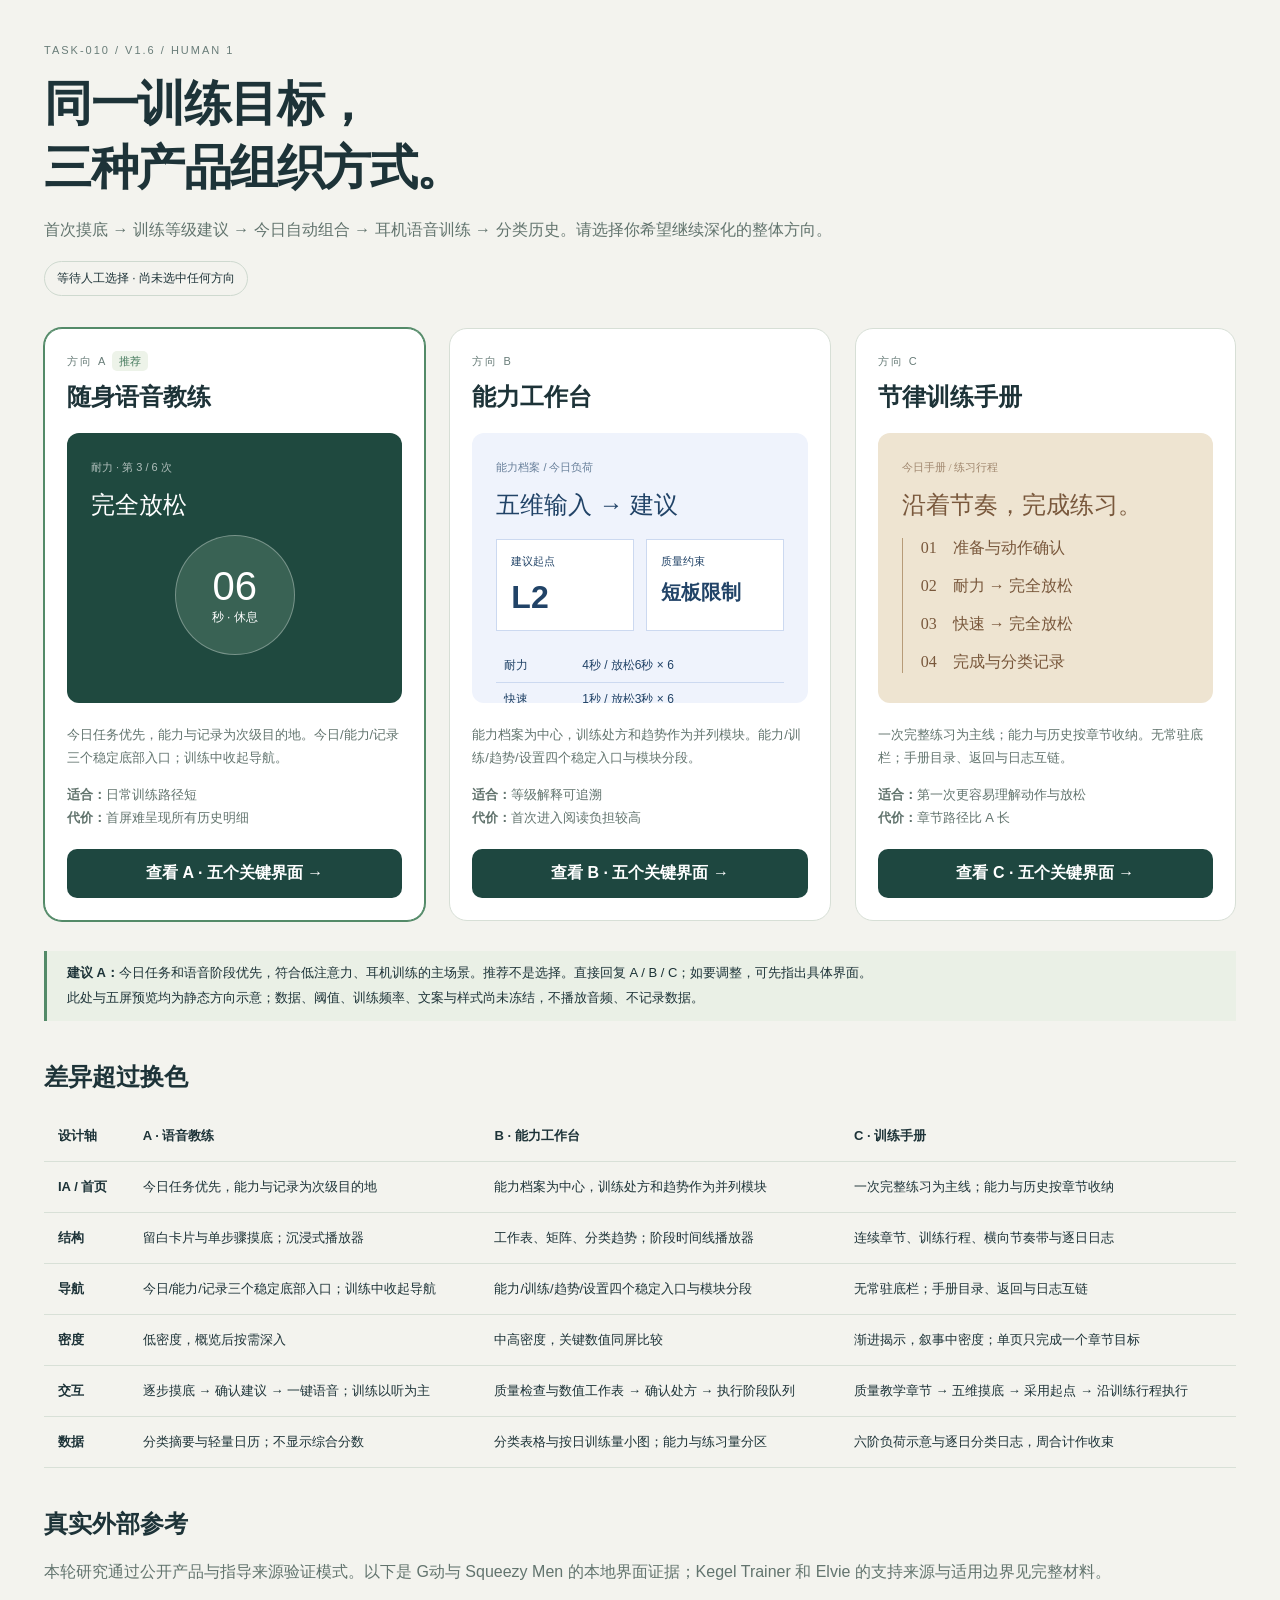
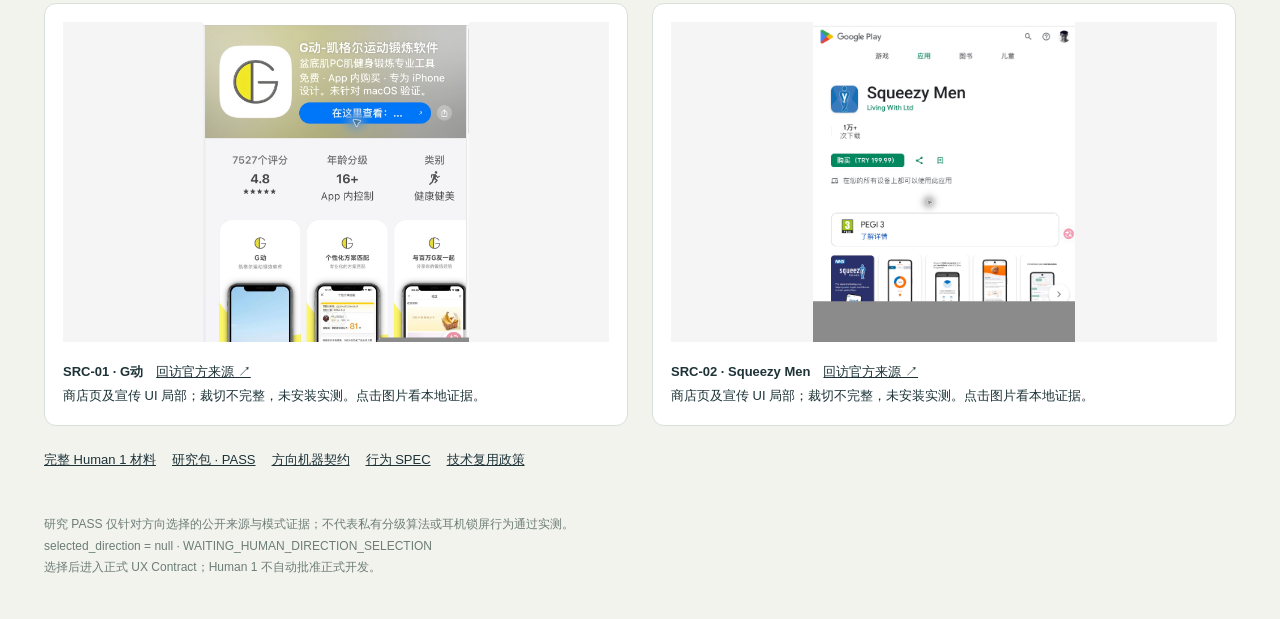
<file: docs/design/index.html>
<!doctype html><html lang="zh-CN"><head><meta charset="UTF-8"><meta name="viewport" content="width=device-width,initial-scale=1"><title>Human 1｜三方向选择｜TASK-010</title><style>*{box-sizing:border-box}body{margin:0;background:#f3f3ee;color:#1d3338;font-family:-apple-system,BlinkMacSystemFont,"PingFang SC",sans-serif}main{max-width:1240px;margin:auto;padding:40px 24px}small{font-size:11px;letter-spacing:2px;color:#697d79}h1{font-size:clamp(28px,4vw,48px);letter-spacing:-1.5px;margin:14px 0}h2{font-size:24px;margin:40px 0 18px}h3{font-size:24px;margin:12px 0}p{line-height:1.8;color:#62746e}a{color:inherit}.hero{max-width:840px}.status{display:inline-block;padding:8px 12px;border:1px solid #ced9cf;border-radius:30px;font-size:12px}.choices{display:grid;grid-template-columns:repeat(3,1fr);gap:24px;margin-top:32px}.choice{background:#fff;padding:22px;border:1px solid #d7dfd6;border-radius:18px}.choice>a{display:block;margin-top:20px;padding:14px;background:#1e4740;color:white;border-radius:10px;text-align:center;text-decoration:none;font-weight:600}.preview{height:270px;border-radius:12px;overflow:hidden;padding:24px;margin:20px 0;color:#fff;background:#1f493f}.preview em{font-style:normal;font-size:11px;opacity:.65}.preview strong{display:block;font-size:24px;font-weight:500;margin:14px 0}.circle{border-radius:50%;border:1px solid #ffffff50;background:#72998450;width:120px;height:120px;display:grid;place-content:center;text-align:center;margin:auto;font-size:40px}.circle span{display:block;font-size:12px}.work{background:#eff3fc;color:#214367}.work .numbers{display:flex;gap:12px;margin-top:18px}.work .numbers div{flex:1;background:#fff;border:1px solid #ccd9f0;padding:14px;font-size:11px}.work .numbers b{font-size:32px;display:block;margin-top:10px}.work table{font-size:12px;width:100%;margin-top:18px;border-collapse:collapse}.work td{border-bottom:1px solid #ccd9f0;padding:8px}.book{background:#eee4d1;color:#79583c;font-family:Georgia,"Songti SC",serif}.book .journey{border-left:1px solid #b79b78;padding-left:18px}.journey div{margin:17px 0}.recommended{border-color:#538a68;box-shadow:0 0 0 1px #538a68}.choice p{font-size:13px}.tag{font-size:11px;color:#43785b;padding:4px 7px;background:#edf3e9;border-radius:5px}table.compare{width:100%;border-collapse:collapse;font-size:13px;line-height:1.7}table.compare td,table.compare th{padding:14px;text-align:left;border-bottom:1px solid #d8e0d7}.overflow{overflow:auto}.evidence{display:grid;grid-template-columns:1fr 1fr;gap:24px}.evidence figure{margin:0;background:#fff;padding:18px;border-radius:12px;border:1px solid #d8e0d7}.evidence img{width:100%;height:320px;object-fit:contain;background:#f5f5f5}.evidence figcaption{font-size:13px;margin-top:14px;line-height:1.8}.note{margin-top:30px;border-left:3px solid #538a68;padding:10px 20px;background:#eaf0e6;font-size:13px;line-height:1.9}.links{display:flex;gap:16px;flex-wrap:wrap;font-size:13px;margin:25px 0}footer{font-size:12px;color:#6d7d77;margin-top:45px;line-height:1.8}@media(max-width:850px){.choices{grid-template-columns:1fr}.evidence{grid-template-columns:1fr}.preview{height:255px}main{padding:26px 18px}}</style></head><body><main><div class="hero"><small>TASK-010 / V1.6 / HUMAN 1</small><h1>同一训练目标，<br>三种产品组织方式。</h1><p>首次摸底 → 训练等级建议 → 今日自动组合 → 耳机语音训练 → 分类历史。请选择你希望继续深化的整体方向。</p><span class="status">等待人工选择 · 尚未选中任何方向</span></div><section class="choices"><article class="choice recommended"><small>方向 A</small> <span class=tag>推荐</span><h3>随身语音教练</h3><div class="preview "><em>耐力 · 第 3 / 6 次</em><strong>完全放松</strong><div class="circle">06<span>秒 · 休息</span></div></div><p>今日任务优先，能力与记录为次级目的地。今日/能力/记录三个稳定底部入口；训练中收起导航。</p><p><b>适合：</b>日常训练路径短<br><b>代价：</b>首屏难呈现所有历史明细</p><a href="directions/A/index.html">查看 A · 五个关键界面 →</a></article><article class="choice "><small>方向 B</small> <h3>能力工作台</h3><div class="preview work"><em>能力档案 / 今日负荷</em><strong>五维输入 → 建议</strong><div class="numbers"><div>建议起点<b>L2</b></div><div>质量约束<b style="font-size:20px">短板限制</b></div></div><table><tr><td>耐力</td><td>4秒 / 放松6秒 × 6</td></tr><tr><td>快速</td><td>1秒 / 放松3秒 × 6</td></tr></table></div><p>能力档案为中心，训练处方和趋势作为并列模块。能力/训练/趋势/设置四个稳定入口与模块分段。</p><p><b>适合：</b>等级解释可追溯<br><b>代价：</b>首次进入阅读负担较高</p><a href="directions/B/index.html">查看 B · 五个关键界面 →</a></article><article class="choice "><small>方向 C</small> <h3>节律训练手册</h3><div class="preview book"><em>今日手册 / 练习行程</em><strong>沿着节奏，完成练习。</strong><div class="journey"><div>01　准备与动作确认</div><div>02　耐力 → 完全放松</div><div>03　快速 → 完全放松</div><div>04　完成与分类记录</div></div></div><p>一次完整练习为主线；能力与历史按章节收纳。无常驻底栏；手册目录、返回与日志互链。</p><p><b>适合：</b>第一次更容易理解动作与放松<br><b>代价：</b>章节路径比 A 长</p><a href="directions/C/index.html">查看 C · 五个关键界面 →</a></article></section><div class="note"><b>建议 A：</b>今日任务和语音阶段优先，符合低注意力、耳机训练的主场景。推荐不是选择。直接回复 A / B / C；如要调整，可先指出具体界面。<br>此处与五屏预览均为静态方向示意；数据、阈值、训练频率、文案与样式尚未冻结，不播放音频、不记录数据。</div><h2>差异超过换色</h2><div class="overflow"><table class="compare"><tr><th>设计轴</th><th>A · 语音教练</th><th>B · 能力工作台</th><th>C · 训练手册</th></tr><tr><th>IA / 首页</th><td>今日任务优先，能力与记录为次级目的地</td><td>能力档案为中心，训练处方和趋势作为并列模块</td><td>一次完整练习为主线；能力与历史按章节收纳</td></tr><tr><th>结构</th><td>留白卡片与单步骤摸底；沉浸式播放器</td><td>工作表、矩阵、分类趋势；阶段时间线播放器</td><td>连续章节、训练行程、横向节奏带与逐日日志</td></tr><tr><th>导航</th><td>今日/能力/记录三个稳定底部入口；训练中收起导航</td><td>能力/训练/趋势/设置四个稳定入口与模块分段</td><td>无常驻底栏；手册目录、返回与日志互链</td></tr><tr><th>密度</th><td>低密度，概览后按需深入</td><td>中高密度，关键数值同屏比较</td><td>渐进揭示，叙事中密度；单页只完成一个章节目标</td></tr><tr><th>交互</th><td>逐步摸底 → 确认建议 → 一键语音；训练以听为主</td><td>质量检查与数值工作表 → 确认处方 → 执行阶段队列</td><td>质量教学章节 → 五维摸底 → 采用起点 → 沿训练行程执行</td></tr><tr><th>数据</th><td>分类摘要与轻量日历；不显示综合分数</td><td>分类表格与按日训练量小图；能力与练习量分区</td><td>六阶负荷示意与逐日分类日志，周合计作收束</td></tr></table></div><h2>真实外部参考</h2><p>本轮研究通过公开产品与指导来源验证模式。以下是 G动与 Squeezy Men 的本地界面证据；Kegel Trainer 和 Elvie 的支持来源与适用边界见完整材料。</p><section class="evidence"><figure><a href="research/assets/SRC-01-G动-AppStore.png"><img src="research/assets/SRC-01-G动-AppStore.png" alt="G动 官方商店页面局部截图"></a><figcaption><b>SRC-01 · G动</b>　<a href="https://apps.apple.com/cn/app/g%E5%8A%A8-%E5%87%AF%E6%A0%BC%E5%B0%94%E8%BF%90%E5%8A%A8%E9%94%BB%E7%82%BC%E8%BD%AF%E4%BB%B6/id1096015822">回访官方来源 ↗</a><br>商店页及宣传 UI 局部；裁切不完整，未安装实测。点击图片看本地证据。</figcaption></figure><figure><a href="research/assets/SRC-02-Squeezy-Men-GooglePlay.png"><img src="research/assets/SRC-02-Squeezy-Men-GooglePlay.png" alt="Squeezy Men 官方商店页面局部截图"></a><figcaption><b>SRC-02 · Squeezy Men</b>　<a href="https://play.google.com/store/apps/details?id=com.propagator.squeezyformen">回访官方来源 ↗</a><br>商店页及宣传 UI 局部；裁切不完整，未安装实测。点击图片看本地证据。</figcaption></figure></section><div class="links"><a href="HUMAN1-方向选择.md">完整 Human 1 材料</a><a href="RESEARCH_PACKAGE.json">研究包 · PASS</a><a href="DIRECTION_SET.json">方向机器契约</a><a href="SPEC.md">行为 SPEC</a><a href="TECH-REUSE-POLICY.md">技术复用政策</a></div><footer>研究 PASS 仅针对方向选择的公开来源与模式证据；不代表私有分级算法或耳机锁屏行为通过实测。<br>selected_direction = null · WAITING_HUMAN_DIRECTION_SELECTION<br>选择后进入正式 UX Contract；Human 1 不自动批准正式开发。</footer></main></body></html>
</file>
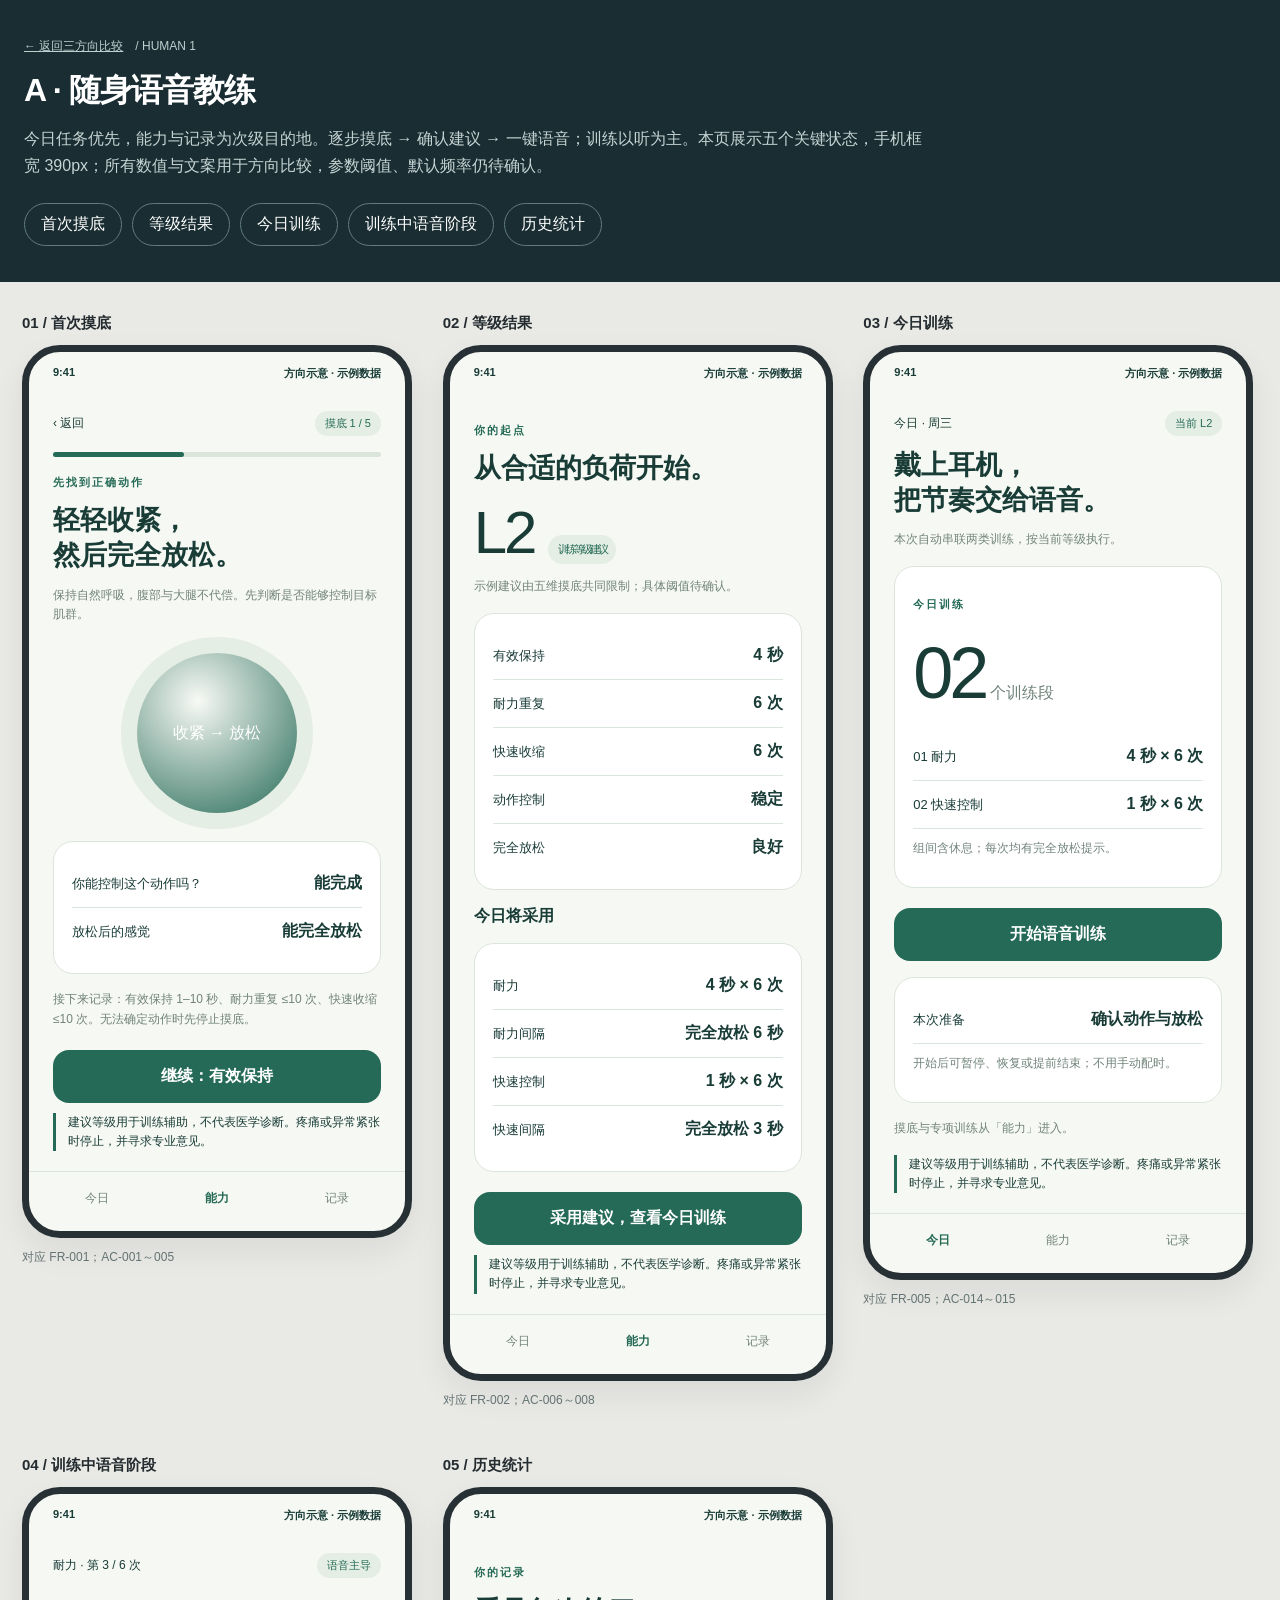
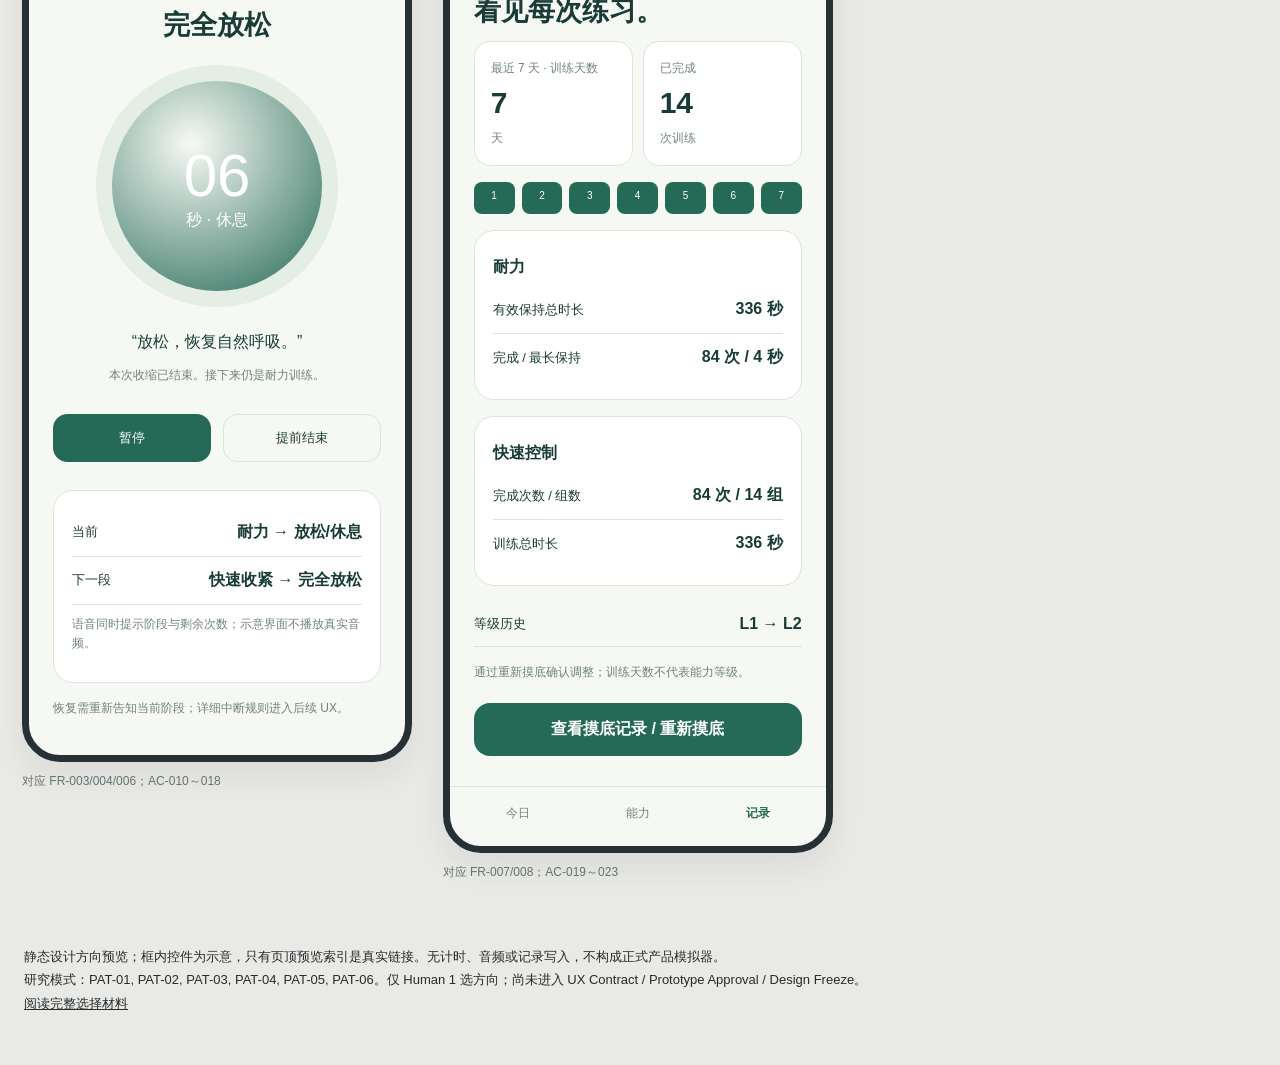
<file: docs/design/directions/A/index.html>
<!doctype html><html lang="zh-CN"><head><meta charset="UTF-8"><meta name="viewport" content="width=device-width,initial-scale=1"><title>方向 A｜随身语音教练｜TASK-010</title><style>*{box-sizing:border-box}body{margin:0;font-family:-apple-system,BlinkMacSystemFont,"PingFang SC","Microsoft YaHei",sans-serif;background:#e9e9e5;color:#242c30}a{color:inherit}header.board{padding:36px max(24px,calc((100vw - 1300px)/2));background:#192d32;color:#fff}header.board p{max-width:900px;color:#c7d4d4;line-height:1.7}h1{font-size:32px;letter-spacing:-1px;margin:12px 0}h2{font-size:27px;line-height:1.3;margin:12px 0}h3{font-size:16px;margin:8px 0}p{line-height:1.65;margin:10px 0}small,.muted{color:var(--muted,#667575);font-size:12px;line-height:1.65}.board small{color:#becfce}nav.jump{display:flex;gap:10px;flex-wrap:wrap;margin:24px 0 0}nav.jump a{padding:10px 16px;border:1px solid #637b7c;border-radius:24px;text-decoration:none}.gallery{max-width:1320px;margin:32px auto;padding:0 22px;display:grid;grid-template-columns:repeat(3,1fr);gap:36px 26px}.shot{min-width:0;scroll-margin-top:20px}.caption{font-size:15px;font-weight:700;margin-bottom:12px}.phone{width:100%;max-width:390px;min-height:790px;background:var(--paper);border:7px solid #273135;border-radius:38px;box-shadow:0 14px 32px #20303712;overflow:hidden;position:relative;display:flex;flex-direction:column;color:var(--ink)}.statusbar{display:flex;justify-content:space-between;padding:14px 24px 10px;font-size:11px;font-weight:700}.screen{padding:20px 24px;flex:1}.topline{display:flex;justify-content:space-between;align-items:center;font-size:12px}.eyebrow{font-size:11px;font-weight:700;letter-spacing:2px;text-transform:uppercase;color:var(--accent)}.pill{display:inline-block;padding:5px 10px;border-radius:20px;background:var(--wash);font-size:11px;color:var(--accent)}.btn{padding:16px 12px;text-align:center;background:var(--accent);color:var(--button,#fff);border-radius:16px;font-weight:650;margin:20px 0 10px}.outline{background:transparent;border:1px solid var(--line);color:var(--ink)}.card{padding:18px;border:1px solid var(--line);border-radius:20px;margin:16px 0;background:var(--card)}.row{display:flex;justify-content:space-between;align-items:center;padding:13px 0;border-bottom:1px solid var(--line);gap:10px;font-size:13px}.row:last-child{border-bottom:0}.row strong{font-size:16px}.big{font-size:72px;line-height:1;letter-spacing:-4px;font-weight:500;margin:24px 0}.big small{font-size:16px;letter-spacing:0}.nav{display:flex;justify-content:space-around;border-top:1px solid var(--line);padding:18px 8px 24px;font-size:12px;color:var(--muted)}.nav b{color:var(--accent)}.hint{font-size:12px;line-height:1.65;margin:16px 0;color:var(--muted)}.alert{border-left:3px solid var(--accent);padding-left:12px;font-size:12px;line-height:1.6}.grid2{display:grid;grid-template-columns:1fr 1fr;gap:10px}.metric{padding:16px;border:1px solid var(--line);border-radius:16px;background:var(--card)}.metric strong{display:block;font-size:30px;margin:8px 0}.level{font-size:60px;letter-spacing:-3px;line-height:1.15}.step{display:flex;gap:14px;padding:14px 0}.number{width:26px;height:26px;flex-shrink:0;border-radius:50%;background:var(--wash);color:var(--accent);text-align:center;line-height:26px;font-size:12px}.track{height:5px;border-radius:5px;background:var(--line);margin:16px 0}.track i{display:block;background:var(--accent);height:100%;width:40%;border-radius:5px}.orb{width:210px;height:210px;border-radius:50%;margin:38px auto;display:grid;place-content:center;text-align:center;background:radial-gradient(circle at 38% 30%,#fff3,var(--accent));box-shadow:0 0 0 16px var(--wash),0 0 0 32px #ffffff08;color:#fff}.orb strong{font-size:60px;font-weight:400}.calendar{display:grid;grid-template-columns:repeat(7,1fr);gap:7px;margin:16px 0}.day{background:var(--wash);border-radius:8px;min-height:32px;text-align:center;padding:8px 0;font-size:10px}.day.on{background:var(--accent);color:var(--button,#fff)}.bars{height:105px;display:flex;gap:12px;align-items:flex-end;padding:8px 0;margin-top:12px}.bar{flex:1;background:var(--accent);border-radius:5px 5px 0 0}.controls{display:flex;align-items:center;gap:12px;margin:28px 0}.controls div{flex:1;text-align:center;border:1px solid var(--line);padding:14px;border-radius:14px;font-size:13px}.controls .primary{background:var(--accent);color:var(--button,#fff);border-color:var(--accent)}footer.board{max-width:1300px;padding:20px 24px 50px;margin:auto;line-height:1.8;font-size:13px}.A{--paper:#f6f8f3;--ink:#193c37;--muted:#71847a;--accent:#256a56;--wash:#e4eee4;--line:#dce5dc;--card:#fff}.A .player{background:#163e35;--ink:#f4fff4;--accent:#88bb9d;--wash:#34584c;--line:#426459;--muted:#b4cfbd;--button:#163e35}.B{--paper:#f8fafc;--ink:#142b46;--muted:#66788f;--accent:#2754c5;--wash:#e8eefb;--line:#d9e1ed;--card:#fff}.B .screen{padding:18px}.B h2{font-size:24px}.B .card{border-radius:6px;padding:14px}.B .metric{border-radius:6px;padding:12px}.B .btn{border-radius:6px}.B .big{font-weight:700}.B .row{padding:10px 0;font-size:12px}.B .nav{font-size:10px}.table{width:100%;border-collapse:collapse;font-size:12px;margin:18px 0}.table th{color:var(--muted);font-weight:500;text-align:left}.table td,.table th{padding:10px 4px;border-bottom:1px solid var(--line)}.badge{background:var(--accent);color:white;padding:4px 8px;font-size:10px}.segments{display:flex;background:var(--wash);border-radius:7px;padding:4px;gap:4px;font-size:11px;margin:16px 0}.segments span{flex:1;text-align:center;padding:8px 4px}.segments .active{background:var(--card);color:var(--accent)}.timeline{border-left:2px solid var(--line);padding-left:16px;margin:16px 8px}.timeline .row{position:relative}.timeline .row:before{content:"";width:8px;height:8px;border-radius:50%;background:var(--accent);position:absolute;left:-21px}.plot{height:105px;position:relative;background:repeating-linear-gradient(to top,transparent 0,transparent 25px,var(--line) 26px);margin:12px 0}.plot svg{width:100%;height:100%}.C{--paper:#f5eee1;--ink:#453c31;--muted:#8a7f6c;--accent:#9c5739;--wash:#e9deca;--line:#d9cebb;--card:#faf6ed}.C h2{font-family:Georgia,"Songti SC",serif;font-size:32px;font-weight:500}.C .card{background:transparent;border-radius:0;border:0;border-bottom:1px solid var(--line);padding:16px 0}.C .btn{border-radius:30px}.C .number{background:var(--accent);color:white}.chapter{font-family:Georgia,serif;font-size:78px;line-height:1;color:#c8bba3;margin:22px 0}.landscape{height:110px;overflow:hidden;position:relative;margin:20px -24px;background:#e9deca}.landscape:before,.landscape:after{content:"";position:absolute;width:320px;height:170px;border-radius:50%;background:#c6c5a8;transform:rotate(-15deg);left:-60px;top:30px}.landscape:after{background:#9ca88c;left:150px;top:65px;transform:rotate(20deg)}.ladder{display:flex;gap:6px;align-items:flex-end;height:110px;margin:28px 0}.ladder span{flex:1;background:var(--wash);font-size:11px;text-align:center;padding:10px 0}.ladder .active{background:var(--accent);color:white}.ribbon{display:grid;grid-template-columns:1fr 1.5fr 1fr;margin:28px -24px;border-top:1px solid var(--line);border-bottom:1px solid var(--line)}.ribbon div{padding:24px 5px;text-align:center;font-size:12px}.ribbon .active{background:var(--accent);color:#fff}.journal{padding:16px 0;border-top:1px solid var(--line);display:flex;gap:20px}.journal .date{font-family:Georgia,serif;font-size:36px;color:var(--accent)}.phone a{text-decoration:none}.phone a:focus-visible,.jump a:focus-visible{outline:3px solid #b59426;outline-offset:4px}@media(max-width:1100px){.gallery{grid-template-columns:repeat(2,1fr);max-width:880px}}@media(max-width:680px){.gallery{grid-template-columns:1fr;max-width:434px;padding:0 16px}.phone{min-height:790px}h1{font-size:27px}header.board{padding:26px 22px}}</style></head><body><header class="board"><small><a href="../../index.html">← 返回三方向比较</a>　/ HUMAN 1</small><h1>A · 随身语音教练</h1><p>今日任务优先，能力与记录为次级目的地。逐步摸底 → 确认建议 → 一键语音；训练以听为主。本页展示五个关键状态，手机框宽 390px；所有数值与文案用于方向比较，参数阈值、默认频率仍待确认。</p><nav class="jump"><a href="#screen-1">首次摸底</a><a href="#screen-2">等级结果</a><a href="#screen-3">今日训练</a><a href="#screen-4">训练中语音阶段</a><a href="#screen-5">历史统计</a></nav></header><div class="gallery"><section class="shot" id="screen-1"><div class="caption">01 / 首次摸底</div><div class="phone A "><div class="statusbar"><span>9:41</span><span>方向示意 · 示例数据</span></div><main class="screen"><div class="topline"><span>‹ 返回</span><span class="pill">摸底 1 / 5</span></div><div class="track"><i></i></div><p class="eyebrow">先找到正确动作</p><h2>轻轻收紧，<br>然后完全放松。</h2><p class="muted">保持自然呼吸，腹部与大腿不代偿。先判断是否能够控制目标肌群。</p><div class="orb" style="width:160px;height:160px;margin:28px auto"><span>收紧 → 放松</span></div><div class="card"><div class="row"><span>你能控制这个动作吗？</span><strong>能完成</strong></div><div class="row"><span>放松后的感觉</span><strong>能完全放松</strong></div></div><p class="hint">接下来记录：有效保持 1–10 秒、耐力重复 ≤10 次、快速收缩 ≤10 次。无法确定动作时先停止摸底。</p><div class="btn">继续：有效保持</div><div class="alert">建议等级用于训练辅助，不代表医学诊断。疼痛或异常紧张时停止，并寻求专业意见。</div></main><div class="nav"><span>今日</span><b>能力</b><span>记录</span></div></div><p class="muted">对应 FR-001；AC-001～005</p></section><section class="shot" id="screen-2"><div class="caption">02 / 等级结果</div><div class="phone A "><div class="statusbar"><span>9:41</span><span>方向示意 · 示例数据</span></div><main class="screen"><p class="eyebrow">你的起点</p><h2>从合适的负荷开始。</h2><div class="level">L2 <small class="pill">训练等级建议</small></div><p class="muted">示例建议由五维摸底共同限制；具体阈值待确认。</p><div class="card"><div class="row"><span>有效保持</span><strong>4 秒</strong></div><div class="row"><span>耐力重复</span><strong>6 次</strong></div><div class="row"><span>快速收缩</span><strong>6 次</strong></div><div class="row"><span>动作控制</span><strong>稳定</strong></div><div class="row"><span>完全放松</span><strong>良好</strong></div></div><h3>今日将采用</h3><div class="card"><div class="row"><span>耐力</span><strong>4 秒 × 6 次</strong></div><div class="row"><span>耐力间隔</span><strong>完全放松 6 秒</strong></div><div class="row"><span>快速控制</span><strong>1 秒 × 6 次</strong></div><div class="row"><span>快速间隔</span><strong>完全放松 3 秒</strong></div></div><div class="btn">采用建议，查看今日训练</div><div class="alert">建议等级用于训练辅助，不代表医学诊断。疼痛或异常紧张时停止，并寻求专业意见。</div></main><div class="nav"><span>今日</span><b>能力</b><span>记录</span></div></div><p class="muted">对应 FR-002；AC-006～008</p></section><section class="shot" id="screen-3"><div class="caption">03 / 今日训练</div><div class="phone A "><div class="statusbar"><span>9:41</span><span>方向示意 · 示例数据</span></div><main class="screen"><div class="topline"><span>今日 · 周三</span><span class="pill">当前 L2</span></div><h2>戴上耳机，<br>把节奏交给语音。</h2><p class="muted">本次自动串联两类训练，按当前等级执行。</p><div class="card"><p class="eyebrow">今日训练</p><div class="big">02<small> 个训练段</small></div><div class="row"><span>01 耐力</span><strong>4 秒 × 6 次</strong></div><div class="row"><span>02 快速控制</span><strong>1 秒 × 6 次</strong></div><p class="muted">组间含休息；每次均有完全放松提示。</p></div><div class="btn">开始语音训练</div><div class="card"><div class="row"><span>本次准备</span><strong>确认动作与放松</strong></div><p class="muted">开始后可暂停、恢复或提前结束；不用手动配时。</p></div><p class="hint">摸底与专项训练从「能力」进入。</p><div class="alert">建议等级用于训练辅助，不代表医学诊断。疼痛或异常紧张时停止，并寻求专业意见。</div></main><div class="nav"><b>今日</b><span>能力</span><span>记录</span></div></div><p class="muted">对应 FR-005；AC-014～015</p></section><section class="shot" id="screen-4"><div class="caption">04 / 训练中语音阶段</div><div class="phone A player"><div class="statusbar"><span>9:41</span><span>方向示意 · 示例数据</span></div><main class="screen"><div class="topline"><span>耐力 · 第 3 / 6 次</span><span class="pill">语音主导</span></div><h2 style="text-align:center;margin-top:30px">完全放松</h2><div class="orb"><strong>06</strong><span>秒 · 休息</span></div><p style="text-align:center">“放松，恢复自然呼吸。”</p><p class="muted" style="text-align:center">本次收缩已结束。接下来仍是耐力训练。</p><div class="controls"><div class="primary">暂停</div><div>提前结束</div></div><div class="card"><div class="row"><span>当前</span><strong>耐力 → 放松/休息</strong></div><div class="row"><span>下一段</span><strong>快速收紧 → 完全放松</strong></div><p class="muted">语音同时提示阶段与剩余次数；示意界面不播放真实音频。</p></div><p class="hint">恢复需重新告知当前阶段；详细中断规则进入后续 UX。</p></main></div><p class="muted">对应 FR-003/004/006；AC-010～018</p></section><section class="shot" id="screen-5"><div class="caption">05 / 历史统计</div><div class="phone A "><div class="statusbar"><span>9:41</span><span>方向示意 · 示例数据</span></div><main class="screen"><p class="eyebrow">你的记录</p><h2>看见每次练习。</h2><div class="grid2"><div class="metric"><small>最近 7 天 · 训练天数</small><strong>7</strong><small>天</small></div><div class="metric"><small>已完成</small><strong>14</strong><small>次训练</small></div></div><div class="calendar"><div class="day on">1</div><div class="day on">2</div><div class="day on">3</div><div class="day on">4</div><div class="day on">5</div><div class="day on">6</div><div class="day on">7</div></div><div class="card"><h3>耐力</h3><div class="row"><span>有效保持总时长</span><strong>336 秒</strong></div><div class="row"><span>完成 / 最长保持</span><strong>84 次 / 4 秒</strong></div></div><div class="card"><h3>快速控制</h3><div class="row"><span>完成次数 / 组数</span><strong>84 次 / 14 组</strong></div><div class="row"><span>训练总时长</span><strong>336 秒</strong></div></div><div class="row"><span>等级历史</span><strong>L1 → L2</strong></div><p class="hint">通过重新摸底确认调整；训练天数不代表能力等级。</p><div class="btn">查看摸底记录 / 重新摸底</div></main><div class="nav"><span>今日</span><span>能力</span><b>记录</b></div></div><p class="muted">对应 FR-007/008；AC-019～023</p></section></div><footer class="board">静态设计方向预览；框内控件为示意，只有页顶预览索引是真实链接。无计时、音频或记录写入，不构成正式产品模拟器。<br>研究模式：PAT-01, PAT-02, PAT-03, PAT-04, PAT-05, PAT-06。仅 Human 1 选方向；尚未进入 UX Contract / Prototype Approval / Design Freeze。<br><a href="../../HUMAN1-方向选择.md">阅读完整选择材料</a></footer></body></html>
</file>
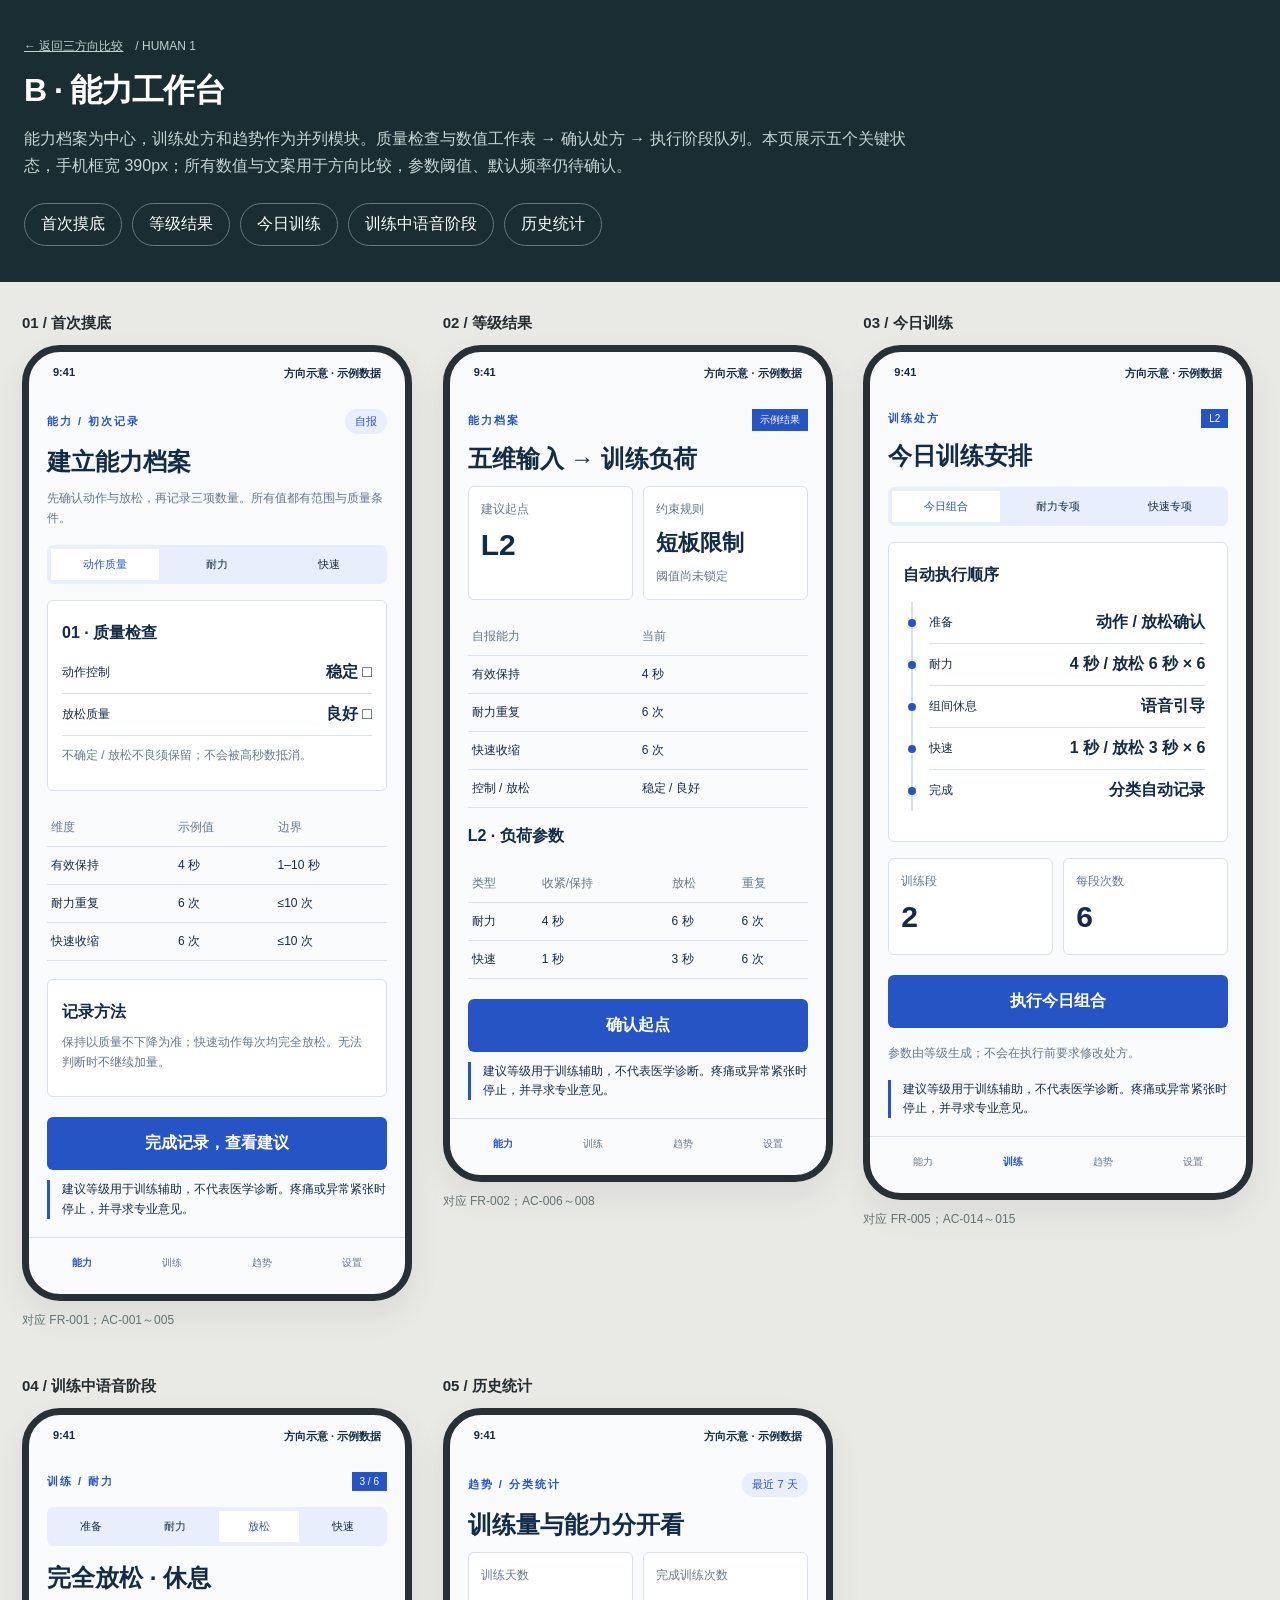
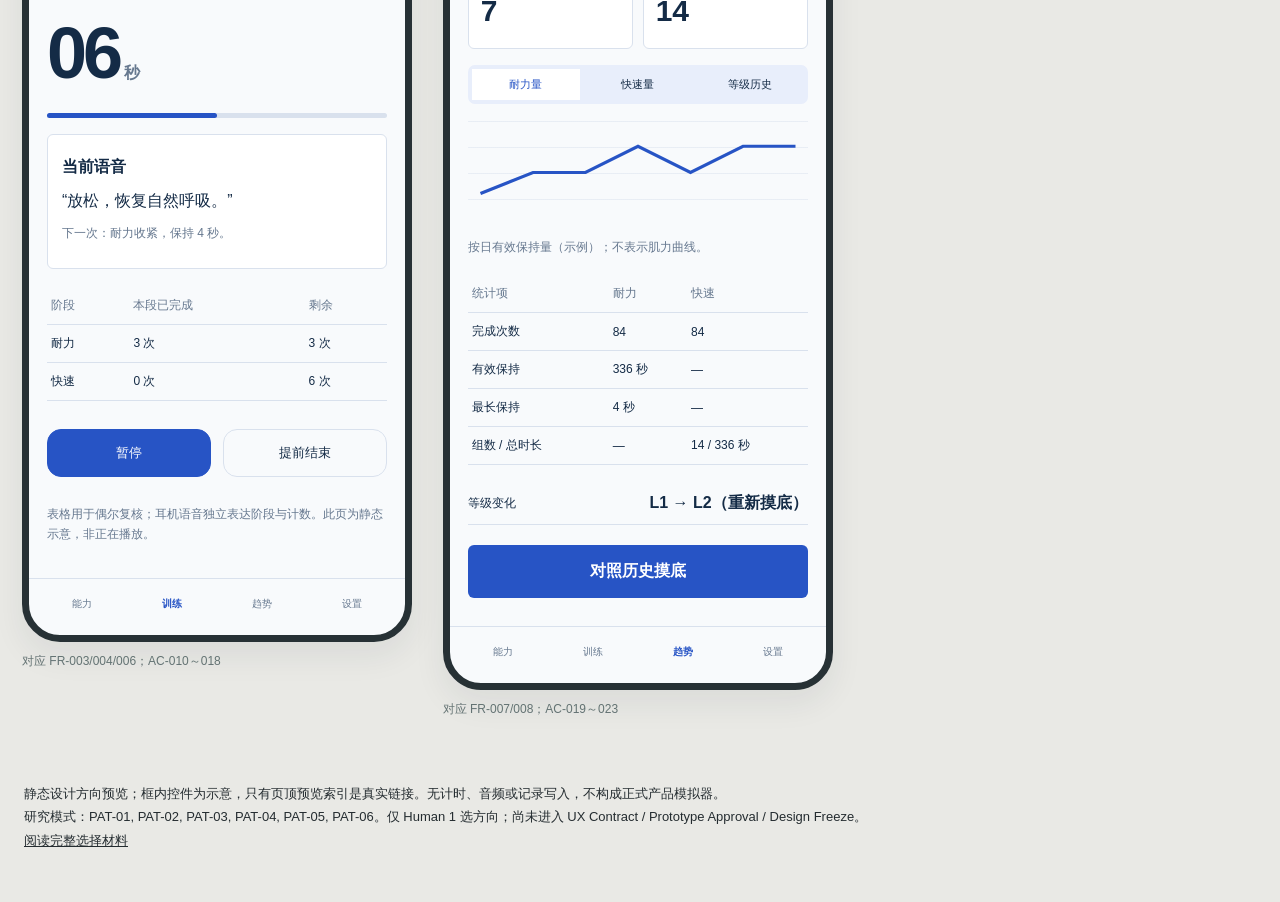
<file: docs/design/directions/B/index.html>
<!doctype html><html lang="zh-CN"><head><meta charset="UTF-8"><meta name="viewport" content="width=device-width,initial-scale=1"><title>方向 B｜能力工作台｜TASK-010</title><style>*{box-sizing:border-box}body{margin:0;font-family:-apple-system,BlinkMacSystemFont,"PingFang SC","Microsoft YaHei",sans-serif;background:#e9e9e5;color:#242c30}a{color:inherit}header.board{padding:36px max(24px,calc((100vw - 1300px)/2));background:#192d32;color:#fff}header.board p{max-width:900px;color:#c7d4d4;line-height:1.7}h1{font-size:32px;letter-spacing:-1px;margin:12px 0}h2{font-size:27px;line-height:1.3;margin:12px 0}h3{font-size:16px;margin:8px 0}p{line-height:1.65;margin:10px 0}small,.muted{color:var(--muted,#667575);font-size:12px;line-height:1.65}.board small{color:#becfce}nav.jump{display:flex;gap:10px;flex-wrap:wrap;margin:24px 0 0}nav.jump a{padding:10px 16px;border:1px solid #637b7c;border-radius:24px;text-decoration:none}.gallery{max-width:1320px;margin:32px auto;padding:0 22px;display:grid;grid-template-columns:repeat(3,1fr);gap:36px 26px}.shot{min-width:0;scroll-margin-top:20px}.caption{font-size:15px;font-weight:700;margin-bottom:12px}.phone{width:100%;max-width:390px;min-height:790px;background:var(--paper);border:7px solid #273135;border-radius:38px;box-shadow:0 14px 32px #20303712;overflow:hidden;position:relative;display:flex;flex-direction:column;color:var(--ink)}.statusbar{display:flex;justify-content:space-between;padding:14px 24px 10px;font-size:11px;font-weight:700}.screen{padding:20px 24px;flex:1}.topline{display:flex;justify-content:space-between;align-items:center;font-size:12px}.eyebrow{font-size:11px;font-weight:700;letter-spacing:2px;text-transform:uppercase;color:var(--accent)}.pill{display:inline-block;padding:5px 10px;border-radius:20px;background:var(--wash);font-size:11px;color:var(--accent)}.btn{padding:16px 12px;text-align:center;background:var(--accent);color:var(--button,#fff);border-radius:16px;font-weight:650;margin:20px 0 10px}.outline{background:transparent;border:1px solid var(--line);color:var(--ink)}.card{padding:18px;border:1px solid var(--line);border-radius:20px;margin:16px 0;background:var(--card)}.row{display:flex;justify-content:space-between;align-items:center;padding:13px 0;border-bottom:1px solid var(--line);gap:10px;font-size:13px}.row:last-child{border-bottom:0}.row strong{font-size:16px}.big{font-size:72px;line-height:1;letter-spacing:-4px;font-weight:500;margin:24px 0}.big small{font-size:16px;letter-spacing:0}.nav{display:flex;justify-content:space-around;border-top:1px solid var(--line);padding:18px 8px 24px;font-size:12px;color:var(--muted)}.nav b{color:var(--accent)}.hint{font-size:12px;line-height:1.65;margin:16px 0;color:var(--muted)}.alert{border-left:3px solid var(--accent);padding-left:12px;font-size:12px;line-height:1.6}.grid2{display:grid;grid-template-columns:1fr 1fr;gap:10px}.metric{padding:16px;border:1px solid var(--line);border-radius:16px;background:var(--card)}.metric strong{display:block;font-size:30px;margin:8px 0}.level{font-size:60px;letter-spacing:-3px;line-height:1.15}.step{display:flex;gap:14px;padding:14px 0}.number{width:26px;height:26px;flex-shrink:0;border-radius:50%;background:var(--wash);color:var(--accent);text-align:center;line-height:26px;font-size:12px}.track{height:5px;border-radius:5px;background:var(--line);margin:16px 0}.track i{display:block;background:var(--accent);height:100%;width:40%;border-radius:5px}.orb{width:210px;height:210px;border-radius:50%;margin:38px auto;display:grid;place-content:center;text-align:center;background:radial-gradient(circle at 38% 30%,#fff3,var(--accent));box-shadow:0 0 0 16px var(--wash),0 0 0 32px #ffffff08;color:#fff}.orb strong{font-size:60px;font-weight:400}.calendar{display:grid;grid-template-columns:repeat(7,1fr);gap:7px;margin:16px 0}.day{background:var(--wash);border-radius:8px;min-height:32px;text-align:center;padding:8px 0;font-size:10px}.day.on{background:var(--accent);color:var(--button,#fff)}.bars{height:105px;display:flex;gap:12px;align-items:flex-end;padding:8px 0;margin-top:12px}.bar{flex:1;background:var(--accent);border-radius:5px 5px 0 0}.controls{display:flex;align-items:center;gap:12px;margin:28px 0}.controls div{flex:1;text-align:center;border:1px solid var(--line);padding:14px;border-radius:14px;font-size:13px}.controls .primary{background:var(--accent);color:var(--button,#fff);border-color:var(--accent)}footer.board{max-width:1300px;padding:20px 24px 50px;margin:auto;line-height:1.8;font-size:13px}.A{--paper:#f6f8f3;--ink:#193c37;--muted:#71847a;--accent:#256a56;--wash:#e4eee4;--line:#dce5dc;--card:#fff}.A .player{background:#163e35;--ink:#f4fff4;--accent:#88bb9d;--wash:#34584c;--line:#426459;--muted:#b4cfbd;--button:#163e35}.B{--paper:#f8fafc;--ink:#142b46;--muted:#66788f;--accent:#2754c5;--wash:#e8eefb;--line:#d9e1ed;--card:#fff}.B .screen{padding:18px}.B h2{font-size:24px}.B .card{border-radius:6px;padding:14px}.B .metric{border-radius:6px;padding:12px}.B .btn{border-radius:6px}.B .big{font-weight:700}.B .row{padding:10px 0;font-size:12px}.B .nav{font-size:10px}.table{width:100%;border-collapse:collapse;font-size:12px;margin:18px 0}.table th{color:var(--muted);font-weight:500;text-align:left}.table td,.table th{padding:10px 4px;border-bottom:1px solid var(--line)}.badge{background:var(--accent);color:white;padding:4px 8px;font-size:10px}.segments{display:flex;background:var(--wash);border-radius:7px;padding:4px;gap:4px;font-size:11px;margin:16px 0}.segments span{flex:1;text-align:center;padding:8px 4px}.segments .active{background:var(--card);color:var(--accent)}.timeline{border-left:2px solid var(--line);padding-left:16px;margin:16px 8px}.timeline .row{position:relative}.timeline .row:before{content:"";width:8px;height:8px;border-radius:50%;background:var(--accent);position:absolute;left:-21px}.plot{height:105px;position:relative;background:repeating-linear-gradient(to top,transparent 0,transparent 25px,var(--line) 26px);margin:12px 0}.plot svg{width:100%;height:100%}.C{--paper:#f5eee1;--ink:#453c31;--muted:#8a7f6c;--accent:#9c5739;--wash:#e9deca;--line:#d9cebb;--card:#faf6ed}.C h2{font-family:Georgia,"Songti SC",serif;font-size:32px;font-weight:500}.C .card{background:transparent;border-radius:0;border:0;border-bottom:1px solid var(--line);padding:16px 0}.C .btn{border-radius:30px}.C .number{background:var(--accent);color:white}.chapter{font-family:Georgia,serif;font-size:78px;line-height:1;color:#c8bba3;margin:22px 0}.landscape{height:110px;overflow:hidden;position:relative;margin:20px -24px;background:#e9deca}.landscape:before,.landscape:after{content:"";position:absolute;width:320px;height:170px;border-radius:50%;background:#c6c5a8;transform:rotate(-15deg);left:-60px;top:30px}.landscape:after{background:#9ca88c;left:150px;top:65px;transform:rotate(20deg)}.ladder{display:flex;gap:6px;align-items:flex-end;height:110px;margin:28px 0}.ladder span{flex:1;background:var(--wash);font-size:11px;text-align:center;padding:10px 0}.ladder .active{background:var(--accent);color:white}.ribbon{display:grid;grid-template-columns:1fr 1.5fr 1fr;margin:28px -24px;border-top:1px solid var(--line);border-bottom:1px solid var(--line)}.ribbon div{padding:24px 5px;text-align:center;font-size:12px}.ribbon .active{background:var(--accent);color:#fff}.journal{padding:16px 0;border-top:1px solid var(--line);display:flex;gap:20px}.journal .date{font-family:Georgia,serif;font-size:36px;color:var(--accent)}.phone a{text-decoration:none}.phone a:focus-visible,.jump a:focus-visible{outline:3px solid #b59426;outline-offset:4px}@media(max-width:1100px){.gallery{grid-template-columns:repeat(2,1fr);max-width:880px}}@media(max-width:680px){.gallery{grid-template-columns:1fr;max-width:434px;padding:0 16px}.phone{min-height:790px}h1{font-size:27px}header.board{padding:26px 22px}}</style></head><body><header class="board"><small><a href="../../index.html">← 返回三方向比较</a>　/ HUMAN 1</small><h1>B · 能力工作台</h1><p>能力档案为中心，训练处方和趋势作为并列模块。质量检查与数值工作表 → 确认处方 → 执行阶段队列。本页展示五个关键状态，手机框宽 390px；所有数值与文案用于方向比较，参数阈值、默认频率仍待确认。</p><nav class="jump"><a href="#screen-1">首次摸底</a><a href="#screen-2">等级结果</a><a href="#screen-3">今日训练</a><a href="#screen-4">训练中语音阶段</a><a href="#screen-5">历史统计</a></nav></header><div class="gallery"><section class="shot" id="screen-1"><div class="caption">01 / 首次摸底</div><div class="phone B "><div class="statusbar"><span>9:41</span><span>方向示意 · 示例数据</span></div><main class="screen"><div class="topline"><span class="eyebrow">能力 / 初次记录</span><span class="pill">自报</span></div><h2>建立能力档案</h2><p class="muted">先确认动作与放松，再记录三项数量。所有值都有范围与质量条件。</p><div class="segments"><span class="active">动作质量</span><span>耐力</span><span>快速</span></div><div class="card"><h3>01 · 质量检查</h3><div class="row"><span>动作控制</span><strong>稳定 □</strong></div><div class="row"><span>放松质量</span><strong>良好 □</strong></div><p class="muted">不确定 / 放松不良须保留；不会被高秒数抵消。</p></div><table class="table"><tr><th>维度</th><th>示例值</th><th>边界</th></tr><tr><td>有效保持</td><td>4 秒</td><td>1–10 秒</td></tr><tr><td>耐力重复</td><td>6 次</td><td>≤10 次</td></tr><tr><td>快速收缩</td><td>6 次</td><td>≤10 次</td></tr></table><div class="card"><h3>记录方法</h3><p class="muted">保持以质量不下降为准；快速动作每次均完全放松。无法判断时不继续加量。</p></div><div class="btn">完成记录，查看建议</div><div class="alert">建议等级用于训练辅助，不代表医学诊断。疼痛或异常紧张时停止，并寻求专业意见。</div></main><div class="nav"><b>能力</b><span>训练</span><span>趋势</span><span>设置</span></div></div><p class="muted">对应 FR-001；AC-001～005</p></section><section class="shot" id="screen-2"><div class="caption">02 / 等级结果</div><div class="phone B "><div class="statusbar"><span>9:41</span><span>方向示意 · 示例数据</span></div><main class="screen"><div class="topline"><span class="eyebrow">能力档案</span><span class="badge">示例结果</span></div><h2>五维输入 → 训练负荷</h2><div class="grid2"><div class="metric"><small>建议起点</small><strong>L2</strong></div><div class="metric"><small>约束规则</small><strong style="font-size:22px">短板限制</strong><small>阈值尚未锁定</small></div></div><table class="table"><tr><th>自报能力</th><th>当前</th></tr><tr><td>有效保持</td><td>4 秒</td></tr><tr><td>耐力重复</td><td>6 次</td></tr><tr><td>快速收缩</td><td>6 次</td></tr><tr><td>控制 / 放松</td><td>稳定 / 良好</td></tr></table><h3>L2 · 负荷参数</h3><table class="table"><tr><th>类型</th><th>收紧/保持</th><th>放松</th><th>重复</th></tr><tr><td>耐力</td><td>4 秒</td><td>6 秒</td><td>6 次</td></tr><tr><td>快速</td><td>1 秒</td><td>3 秒</td><td>6 次</td></tr></table><div class="btn">确认起点</div><div class="alert">建议等级用于训练辅助，不代表医学诊断。疼痛或异常紧张时停止，并寻求专业意见。</div></main><div class="nav"><b>能力</b><span>训练</span><span>趋势</span><span>设置</span></div></div><p class="muted">对应 FR-002；AC-006～008</p></section><section class="shot" id="screen-3"><div class="caption">03 / 今日训练</div><div class="phone B "><div class="statusbar"><span>9:41</span><span>方向示意 · 示例数据</span></div><main class="screen"><div class="topline"><span class="eyebrow">训练处方</span><span class="badge">L2</span></div><h2>今日训练安排</h2><div class="segments"><span class="active">今日组合</span><span>耐力专项</span><span>快速专项</span></div><div class="card"><h3>自动执行顺序</h3><div class="timeline"><div class="row"><span>准备</span><strong>动作 / 放松确认</strong></div><div class="row"><span>耐力</span><strong>4 秒 / 放松 6 秒 × 6</strong></div><div class="row"><span>组间休息</span><strong>语音引导</strong></div><div class="row"><span>快速</span><strong>1 秒 / 放松 3 秒 × 6</strong></div><div class="row"><span>完成</span><strong>分类自动记录</strong></div></div></div><div class="grid2"><div class="metric"><small>训练段</small><strong>2</strong></div><div class="metric"><small>每段次数</small><strong>6</strong></div></div><div class="btn">执行今日组合</div><p class="hint">参数由等级生成；不会在执行前要求修改处方。</p><div class="alert">建议等级用于训练辅助，不代表医学诊断。疼痛或异常紧张时停止，并寻求专业意见。</div></main><div class="nav"><span>能力</span><b>训练</b><span>趋势</span><span>设置</span></div></div><p class="muted">对应 FR-005；AC-014～015</p></section><section class="shot" id="screen-4"><div class="caption">04 / 训练中语音阶段</div><div class="phone B "><div class="statusbar"><span>9:41</span><span>方向示意 · 示例数据</span></div><main class="screen"><div class="topline"><span class="eyebrow">训练 / 耐力</span><span class="badge">3 / 6</span></div><div class="segments"><span>准备</span><span>耐力</span><span class="active">放松</span><span>快速</span></div><h2>完全放松 · 休息</h2><div class="big">06<small> 秒</small></div><div class="track"><i style="width:50%"></i></div><div class="card"><h3>当前语音</h3><p>“放松，恢复自然呼吸。”</p><p class="muted">下一次：耐力收紧，保持 4 秒。</p></div><table class="table"><tr><th>阶段</th><th>本段已完成</th><th>剩余</th></tr><tr><td>耐力</td><td>3 次</td><td>3 次</td></tr><tr><td>快速</td><td>0 次</td><td>6 次</td></tr></table><div class="controls"><div class="primary">暂停</div><div>提前结束</div></div><p class="hint">表格用于偶尔复核；耳机语音独立表达阶段与计数。此页为静态示意，非正在播放。</p></main><div class="nav"><span>能力</span><b>训练</b><span>趋势</span><span>设置</span></div></div><p class="muted">对应 FR-003/004/006；AC-010～018</p></section><section class="shot" id="screen-5"><div class="caption">05 / 历史统计</div><div class="phone B "><div class="statusbar"><span>9:41</span><span>方向示意 · 示例数据</span></div><main class="screen"><div class="topline"><span class="eyebrow">趋势 / 分类统计</span><span class="pill">最近 7 天</span></div><h2>训练量与能力分开看</h2><div class="grid2"><div class="metric"><small>训练天数</small><strong>7</strong></div><div class="metric"><small>完成训练次数</small><strong>14</strong></div></div><div class="segments"><span class="active">耐力量</span><span>快速量</span><span>等级历史</span></div><div class="plot"><svg viewBox="0 0 300 100" aria-label="示例耐力训练量折线"><polyline points="0,70 50,50 100,50 150,25 200,50 250,25 300,25" fill="none" stroke="#2754c5" stroke-width="3"/></svg></div><small>按日有效保持量（示例）；不表示肌力曲线。</small><table class="table"><tr><th>统计项</th><th>耐力</th><th>快速</th></tr><tr><td>完成次数</td><td>84</td><td>84</td></tr><tr><td>有效保持</td><td>336 秒</td><td>—</td></tr><tr><td>最长保持</td><td>4 秒</td><td>—</td></tr><tr><td>组数 / 总时长</td><td>—</td><td>14 / 336 秒</td></tr></table><div class="row"><span>等级变化</span><strong>L1 → L2（重新摸底）</strong></div><div class="btn">对照历史摸底</div></main><div class="nav"><span>能力</span><span>训练</span><b>趋势</b><span>设置</span></div></div><p class="muted">对应 FR-007/008；AC-019～023</p></section></div><footer class="board">静态设计方向预览；框内控件为示意，只有页顶预览索引是真实链接。无计时、音频或记录写入，不构成正式产品模拟器。<br>研究模式：PAT-01, PAT-02, PAT-03, PAT-04, PAT-05, PAT-06。仅 Human 1 选方向；尚未进入 UX Contract / Prototype Approval / Design Freeze。<br><a href="../../HUMAN1-方向选择.md">阅读完整选择材料</a></footer></body></html>
</file>
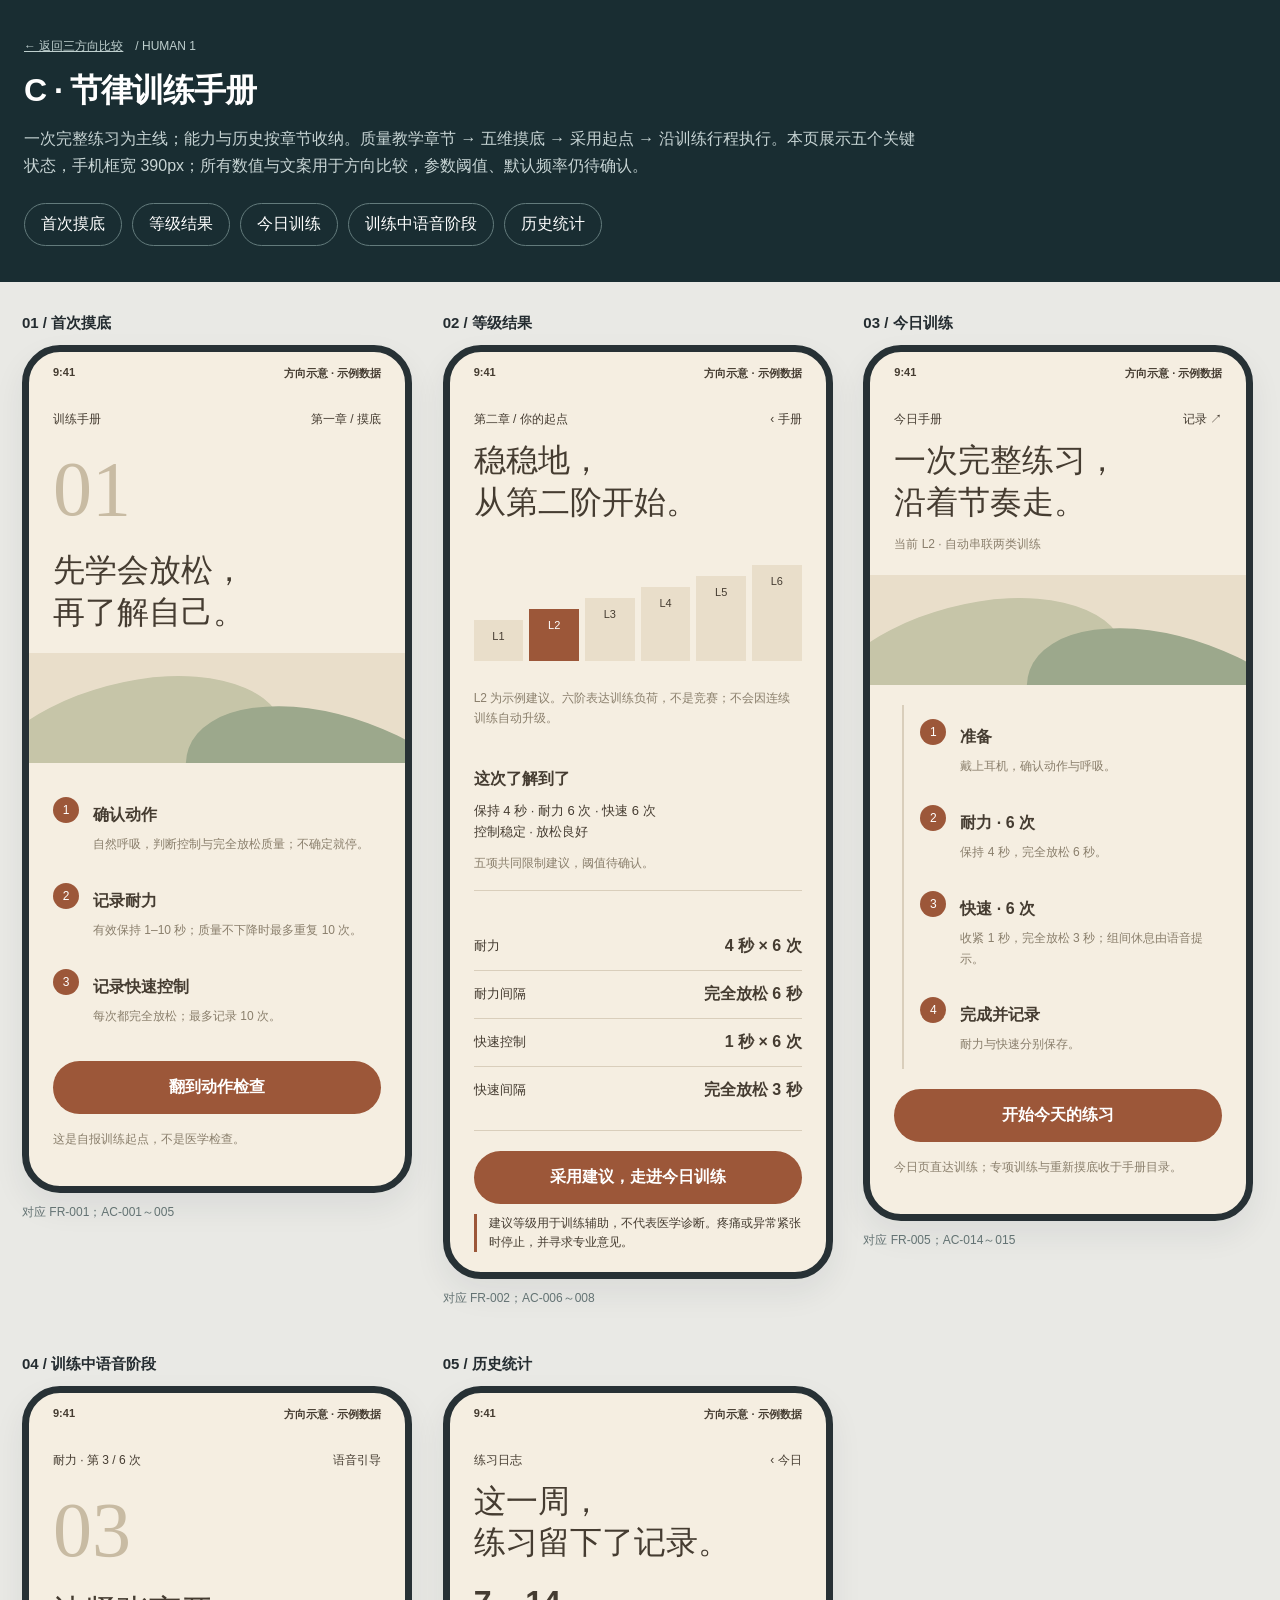
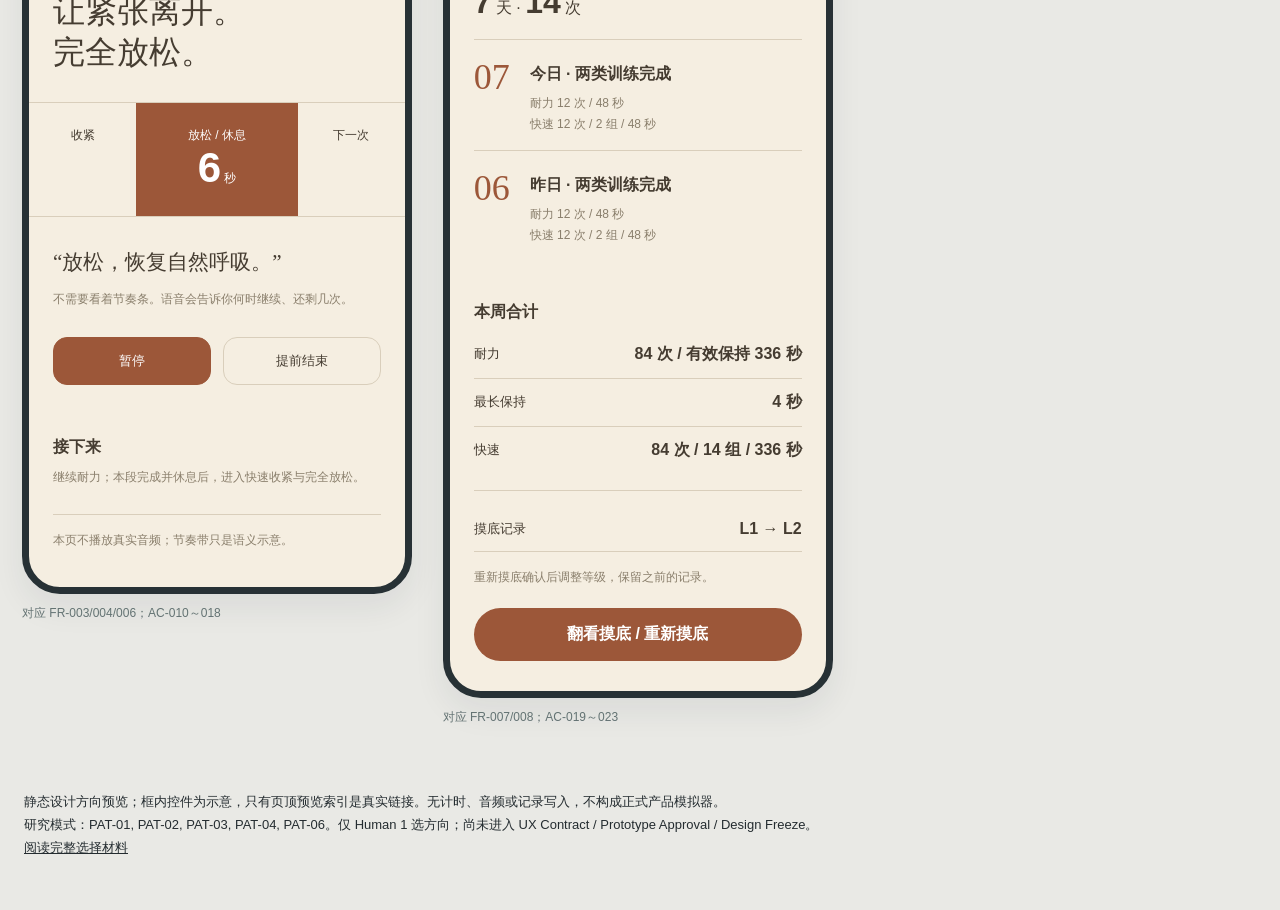
<file: docs/design/directions/C/index.html>
<!doctype html><html lang="zh-CN"><head><meta charset="UTF-8"><meta name="viewport" content="width=device-width,initial-scale=1"><title>方向 C｜节律训练手册｜TASK-010</title><style>*{box-sizing:border-box}body{margin:0;font-family:-apple-system,BlinkMacSystemFont,"PingFang SC","Microsoft YaHei",sans-serif;background:#e9e9e5;color:#242c30}a{color:inherit}header.board{padding:36px max(24px,calc((100vw - 1300px)/2));background:#192d32;color:#fff}header.board p{max-width:900px;color:#c7d4d4;line-height:1.7}h1{font-size:32px;letter-spacing:-1px;margin:12px 0}h2{font-size:27px;line-height:1.3;margin:12px 0}h3{font-size:16px;margin:8px 0}p{line-height:1.65;margin:10px 0}small,.muted{color:var(--muted,#667575);font-size:12px;line-height:1.65}.board small{color:#becfce}nav.jump{display:flex;gap:10px;flex-wrap:wrap;margin:24px 0 0}nav.jump a{padding:10px 16px;border:1px solid #637b7c;border-radius:24px;text-decoration:none}.gallery{max-width:1320px;margin:32px auto;padding:0 22px;display:grid;grid-template-columns:repeat(3,1fr);gap:36px 26px}.shot{min-width:0;scroll-margin-top:20px}.caption{font-size:15px;font-weight:700;margin-bottom:12px}.phone{width:100%;max-width:390px;min-height:790px;background:var(--paper);border:7px solid #273135;border-radius:38px;box-shadow:0 14px 32px #20303712;overflow:hidden;position:relative;display:flex;flex-direction:column;color:var(--ink)}.statusbar{display:flex;justify-content:space-between;padding:14px 24px 10px;font-size:11px;font-weight:700}.screen{padding:20px 24px;flex:1}.topline{display:flex;justify-content:space-between;align-items:center;font-size:12px}.eyebrow{font-size:11px;font-weight:700;letter-spacing:2px;text-transform:uppercase;color:var(--accent)}.pill{display:inline-block;padding:5px 10px;border-radius:20px;background:var(--wash);font-size:11px;color:var(--accent)}.btn{padding:16px 12px;text-align:center;background:var(--accent);color:var(--button,#fff);border-radius:16px;font-weight:650;margin:20px 0 10px}.outline{background:transparent;border:1px solid var(--line);color:var(--ink)}.card{padding:18px;border:1px solid var(--line);border-radius:20px;margin:16px 0;background:var(--card)}.row{display:flex;justify-content:space-between;align-items:center;padding:13px 0;border-bottom:1px solid var(--line);gap:10px;font-size:13px}.row:last-child{border-bottom:0}.row strong{font-size:16px}.big{font-size:72px;line-height:1;letter-spacing:-4px;font-weight:500;margin:24px 0}.big small{font-size:16px;letter-spacing:0}.nav{display:flex;justify-content:space-around;border-top:1px solid var(--line);padding:18px 8px 24px;font-size:12px;color:var(--muted)}.nav b{color:var(--accent)}.hint{font-size:12px;line-height:1.65;margin:16px 0;color:var(--muted)}.alert{border-left:3px solid var(--accent);padding-left:12px;font-size:12px;line-height:1.6}.grid2{display:grid;grid-template-columns:1fr 1fr;gap:10px}.metric{padding:16px;border:1px solid var(--line);border-radius:16px;background:var(--card)}.metric strong{display:block;font-size:30px;margin:8px 0}.level{font-size:60px;letter-spacing:-3px;line-height:1.15}.step{display:flex;gap:14px;padding:14px 0}.number{width:26px;height:26px;flex-shrink:0;border-radius:50%;background:var(--wash);color:var(--accent);text-align:center;line-height:26px;font-size:12px}.track{height:5px;border-radius:5px;background:var(--line);margin:16px 0}.track i{display:block;background:var(--accent);height:100%;width:40%;border-radius:5px}.orb{width:210px;height:210px;border-radius:50%;margin:38px auto;display:grid;place-content:center;text-align:center;background:radial-gradient(circle at 38% 30%,#fff3,var(--accent));box-shadow:0 0 0 16px var(--wash),0 0 0 32px #ffffff08;color:#fff}.orb strong{font-size:60px;font-weight:400}.calendar{display:grid;grid-template-columns:repeat(7,1fr);gap:7px;margin:16px 0}.day{background:var(--wash);border-radius:8px;min-height:32px;text-align:center;padding:8px 0;font-size:10px}.day.on{background:var(--accent);color:var(--button,#fff)}.bars{height:105px;display:flex;gap:12px;align-items:flex-end;padding:8px 0;margin-top:12px}.bar{flex:1;background:var(--accent);border-radius:5px 5px 0 0}.controls{display:flex;align-items:center;gap:12px;margin:28px 0}.controls div{flex:1;text-align:center;border:1px solid var(--line);padding:14px;border-radius:14px;font-size:13px}.controls .primary{background:var(--accent);color:var(--button,#fff);border-color:var(--accent)}footer.board{max-width:1300px;padding:20px 24px 50px;margin:auto;line-height:1.8;font-size:13px}.A{--paper:#f6f8f3;--ink:#193c37;--muted:#71847a;--accent:#256a56;--wash:#e4eee4;--line:#dce5dc;--card:#fff}.A .player{background:#163e35;--ink:#f4fff4;--accent:#88bb9d;--wash:#34584c;--line:#426459;--muted:#b4cfbd;--button:#163e35}.B{--paper:#f8fafc;--ink:#142b46;--muted:#66788f;--accent:#2754c5;--wash:#e8eefb;--line:#d9e1ed;--card:#fff}.B .screen{padding:18px}.B h2{font-size:24px}.B .card{border-radius:6px;padding:14px}.B .metric{border-radius:6px;padding:12px}.B .btn{border-radius:6px}.B .big{font-weight:700}.B .row{padding:10px 0;font-size:12px}.B .nav{font-size:10px}.table{width:100%;border-collapse:collapse;font-size:12px;margin:18px 0}.table th{color:var(--muted);font-weight:500;text-align:left}.table td,.table th{padding:10px 4px;border-bottom:1px solid var(--line)}.badge{background:var(--accent);color:white;padding:4px 8px;font-size:10px}.segments{display:flex;background:var(--wash);border-radius:7px;padding:4px;gap:4px;font-size:11px;margin:16px 0}.segments span{flex:1;text-align:center;padding:8px 4px}.segments .active{background:var(--card);color:var(--accent)}.timeline{border-left:2px solid var(--line);padding-left:16px;margin:16px 8px}.timeline .row{position:relative}.timeline .row:before{content:"";width:8px;height:8px;border-radius:50%;background:var(--accent);position:absolute;left:-21px}.plot{height:105px;position:relative;background:repeating-linear-gradient(to top,transparent 0,transparent 25px,var(--line) 26px);margin:12px 0}.plot svg{width:100%;height:100%}.C{--paper:#f5eee1;--ink:#453c31;--muted:#8a7f6c;--accent:#9c5739;--wash:#e9deca;--line:#d9cebb;--card:#faf6ed}.C h2{font-family:Georgia,"Songti SC",serif;font-size:32px;font-weight:500}.C .card{background:transparent;border-radius:0;border:0;border-bottom:1px solid var(--line);padding:16px 0}.C .btn{border-radius:30px}.C .number{background:var(--accent);color:white}.chapter{font-family:Georgia,serif;font-size:78px;line-height:1;color:#c8bba3;margin:22px 0}.landscape{height:110px;overflow:hidden;position:relative;margin:20px -24px;background:#e9deca}.landscape:before,.landscape:after{content:"";position:absolute;width:320px;height:170px;border-radius:50%;background:#c6c5a8;transform:rotate(-15deg);left:-60px;top:30px}.landscape:after{background:#9ca88c;left:150px;top:65px;transform:rotate(20deg)}.ladder{display:flex;gap:6px;align-items:flex-end;height:110px;margin:28px 0}.ladder span{flex:1;background:var(--wash);font-size:11px;text-align:center;padding:10px 0}.ladder .active{background:var(--accent);color:white}.ribbon{display:grid;grid-template-columns:1fr 1.5fr 1fr;margin:28px -24px;border-top:1px solid var(--line);border-bottom:1px solid var(--line)}.ribbon div{padding:24px 5px;text-align:center;font-size:12px}.ribbon .active{background:var(--accent);color:#fff}.journal{padding:16px 0;border-top:1px solid var(--line);display:flex;gap:20px}.journal .date{font-family:Georgia,serif;font-size:36px;color:var(--accent)}.phone a{text-decoration:none}.phone a:focus-visible,.jump a:focus-visible{outline:3px solid #b59426;outline-offset:4px}@media(max-width:1100px){.gallery{grid-template-columns:repeat(2,1fr);max-width:880px}}@media(max-width:680px){.gallery{grid-template-columns:1fr;max-width:434px;padding:0 16px}.phone{min-height:790px}h1{font-size:27px}header.board{padding:26px 22px}}</style></head><body><header class="board"><small><a href="../../index.html">← 返回三方向比较</a>　/ HUMAN 1</small><h1>C · 节律训练手册</h1><p>一次完整练习为主线；能力与历史按章节收纳。质量教学章节 → 五维摸底 → 采用起点 → 沿训练行程执行。本页展示五个关键状态，手机框宽 390px；所有数值与文案用于方向比较，参数阈值、默认频率仍待确认。</p><nav class="jump"><a href="#screen-1">首次摸底</a><a href="#screen-2">等级结果</a><a href="#screen-3">今日训练</a><a href="#screen-4">训练中语音阶段</a><a href="#screen-5">历史统计</a></nav></header><div class="gallery"><section class="shot" id="screen-1"><div class="caption">01 / 首次摸底</div><div class="phone C "><div class="statusbar"><span>9:41</span><span>方向示意 · 示例数据</span></div><main class="screen"><div class="topline"><span>训练手册</span><span>第一章 / 摸底</span></div><div class="chapter">01</div><h2>先学会放松，<br>再了解自己。</h2><div class="landscape" aria-hidden="true"></div><div class="step"><span class="number">1</span><div><h3>确认动作</h3><small>自然呼吸，判断控制与完全放松质量；不确定就停。</small></div></div><div class="step"><span class="number">2</span><div><h3>记录耐力</h3><small>有效保持 1–10 秒；质量不下降时最多重复 10 次。</small></div></div><div class="step"><span class="number">3</span><div><h3>记录快速控制</h3><small>每次都完全放松；最多记录 10 次。</small></div></div><div class="btn">翻到动作检查</div><p class="hint">这是自报训练起点，不是医学检查。</p></main></div><p class="muted">对应 FR-001；AC-001～005</p></section><section class="shot" id="screen-2"><div class="caption">02 / 等级结果</div><div class="phone C "><div class="statusbar"><span>9:41</span><span>方向示意 · 示例数据</span></div><main class="screen"><div class="topline"><span>第二章 / 你的起点</span><span>‹ 手册</span></div><h2>稳稳地，<br>从第二阶开始。</h2><div class="ladder"><span class="" style="height:41px">L1</span><span class="active" style="height:52px">L2</span><span class="" style="height:63px">L3</span><span class="" style="height:74px">L4</span><span class="" style="height:85px">L5</span><span class="" style="height:96px">L6</span></div><p class="muted">L2 为示例建议。六阶表达训练负荷，不是竞赛；不会因连续训练自动升级。</p><div class="card"><h3>这次了解到了</h3><p style="font-size:13px">保持 4 秒 · 耐力 6 次 · 快速 6 次<br>控制稳定 · 放松良好</p><small>五项共同限制建议，阈值待确认。</small></div><div class="card"><div class="row"><span>耐力</span><strong>4 秒 × 6 次</strong></div><div class="row"><span>耐力间隔</span><strong>完全放松 6 秒</strong></div><div class="row"><span>快速控制</span><strong>1 秒 × 6 次</strong></div><div class="row"><span>快速间隔</span><strong>完全放松 3 秒</strong></div></div><div class="btn">采用建议，走进今日训练</div><div class="alert">建议等级用于训练辅助，不代表医学诊断。疼痛或异常紧张时停止，并寻求专业意见。</div></main></div><p class="muted">对应 FR-002；AC-006～008</p></section><section class="shot" id="screen-3"><div class="caption">03 / 今日训练</div><div class="phone C "><div class="statusbar"><span>9:41</span><span>方向示意 · 示例数据</span></div><main class="screen"><div class="topline"><span>今日手册</span><span>记录 ↗</span></div><h2>一次完整练习，<br>沿着节奏走。</h2><p class="muted">当前 L2 · 自动串联两类训练</p><div class="landscape" aria-hidden="true"></div><div class="timeline"><div class="step"><span class="number">1</span><div><h3>准备</h3><small>戴上耳机，确认动作与呼吸。</small></div></div><div class="step"><span class="number">2</span><div><h3>耐力 · 6 次</h3><small>保持 4 秒，完全放松 6 秒。</small></div></div><div class="step"><span class="number">3</span><div><h3>快速 · 6 次</h3><small>收紧 1 秒，完全放松 3 秒；组间休息由语音提示。</small></div></div><div class="step"><span class="number">4</span><div><h3>完成并记录</h3><small>耐力与快速分别保存。</small></div></div></div><div class="btn">开始今天的练习</div><p class="hint">今日页直达训练；专项训练与重新摸底收于手册目录。</p></main></div><p class="muted">对应 FR-005；AC-014～015</p></section><section class="shot" id="screen-4"><div class="caption">04 / 训练中语音阶段</div><div class="phone C "><div class="statusbar"><span>9:41</span><span>方向示意 · 示例数据</span></div><main class="screen"><div class="topline"><span>耐力 · 第 3 / 6 次</span><span>语音引导</span></div><div class="chapter">03</div><h2>让紧张离开。<br>完全放松。</h2><div class="ribbon"><div>收紧</div><div class="active">放松 / 休息<br><strong style="font-size:42px">6</strong> 秒</div><div>下一次</div></div><p style="font-family:Georgia,serif;font-size:21px">“放松，恢复自然呼吸。”</p><p class="muted">不需要看着节奏条。语音会告诉你何时继续、还剩几次。</p><div class="controls"><div class="primary">暂停</div><div>提前结束</div></div><div class="card"><h3>接下来</h3><p class="muted">继续耐力；本段完成并休息后，进入快速收紧与完全放松。</p></div><p class="hint">本页不播放真实音频；节奏带只是语义示意。</p></main></div><p class="muted">对应 FR-003/004/006；AC-010～018</p></section><section class="shot" id="screen-5"><div class="caption">05 / 历史统计</div><div class="phone C "><div class="statusbar"><span>9:41</span><span>方向示意 · 示例数据</span></div><main class="screen"><div class="topline"><span>练习日志</span><span>‹ 今日</span></div><h2>这一周，<br>练习留下了记录。</h2><p><strong style="font-size:32px">7</strong> 天 · <strong style="font-size:32px">14</strong> 次</p><div class="journal"><div class="date">07</div><div><h3>今日 · 两类训练完成</h3><small>耐力 12 次 / 48 秒<br>快速 12 次 / 2 组 / 48 秒</small></div></div><div class="journal"><div class="date">06</div><div><h3>昨日 · 两类训练完成</h3><small>耐力 12 次 / 48 秒<br>快速 12 次 / 2 组 / 48 秒</small></div></div><div class="card"><h3>本周合计</h3><div class="row"><span>耐力</span><strong>84 次 / 有效保持 336 秒</strong></div><div class="row"><span>最长保持</span><strong>4 秒</strong></div><div class="row"><span>快速</span><strong>84 次 / 14 组 / 336 秒</strong></div></div><div class="row"><span>摸底记录</span><strong>L1 → L2</strong></div><p class="hint">重新摸底确认后调整等级，保留之前的记录。</p><div class="btn">翻看摸底 / 重新摸底</div></main></div><p class="muted">对应 FR-007/008；AC-019～023</p></section></div><footer class="board">静态设计方向预览；框内控件为示意，只有页顶预览索引是真实链接。无计时、音频或记录写入，不构成正式产品模拟器。<br>研究模式：PAT-01, PAT-02, PAT-03, PAT-04, PAT-06。仅 Human 1 选方向；尚未进入 UX Contract / Prototype Approval / Design Freeze。<br><a href="../../HUMAN1-方向选择.md">阅读完整选择材料</a></footer></body></html>
</file>
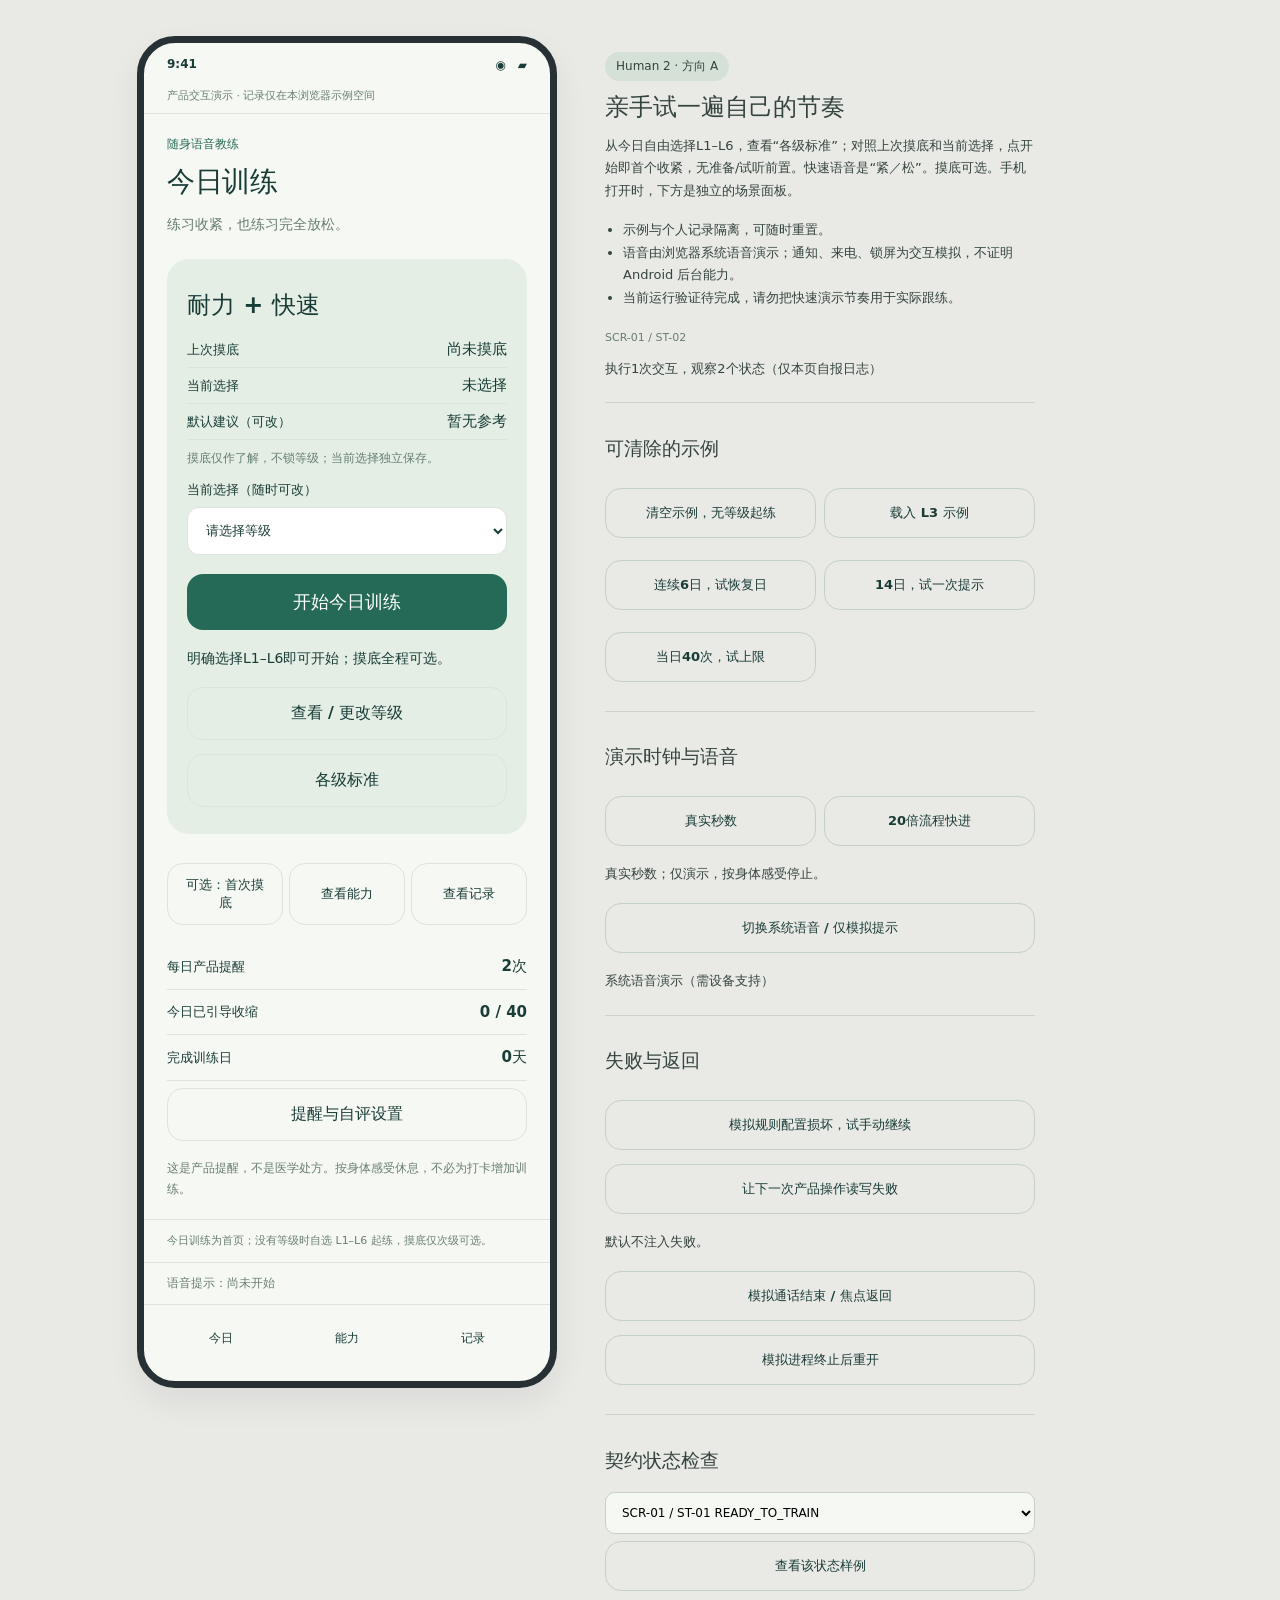
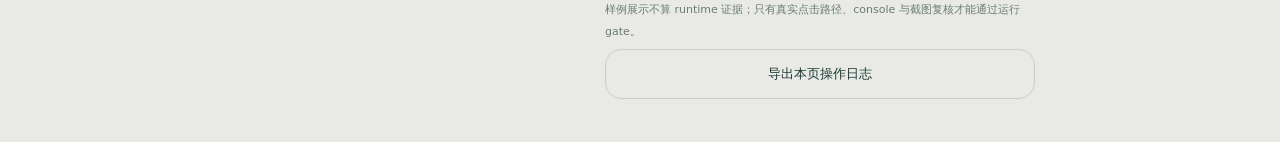
<file: docs/design/prototype/prototype.html>
<!doctype html><html lang="zh-CN"><head><meta charset="utf-8"><meta name="viewport" content="width=device-width,initial-scale=1,viewport-fit=cover"><meta name="color-scheme" content="light"><link rel="icon" href="data:,"><title>随身语音教练｜Human 2 交互模拟器</title><style>:root{--paper:#f6f8f3;--ink:#193c37;--muted:#687e73;--accent:#256a56;--wash:#e4eee4;--line:#dce5dc;--card:#fff;--button:#fff;font-family:"PingFang SC","Microsoft YaHei",system-ui,sans-serif;color:var(--ink);font-synthesis:none}*{box-sizing:border-box}body{margin:0;background:#e9e9e5}button,input,select{font:inherit}button{border:0;background:var(--accent);color:var(--button);padding:15px 16px;border-radius:16px;cursor:pointer;min-height:48px;font-weight:650;width:100%;margin:7px 0}button.secondary{background:transparent;border:1px solid var(--line);color:var(--ink)}button.danger{background:#8d493d;color:#fff}button:disabled{opacity:.42;cursor:not-allowed}button:focus-visible,input:focus-visible,select:focus-visible,summary:focus-visible{outline:3px solid #a68f36;outline-offset:3px}[hidden]{display:none!important}.workspace{max-width:1050px;margin:36px auto;display:grid;grid-template-columns:minmax(350px,420px) minmax(280px,430px);gap:48px;align-items:start;padding:0 22px}.device{border:7px solid #273135;border-radius:38px;background:var(--paper);overflow:hidden;box-shadow:0 14px 32px #20303712;position:relative}.statusbar{display:flex;justify-content:space-between;padding:14px 23px 8px;font-size:12px;font-weight:650}.app-label{padding:6px 23px 10px;font-size:11px;color:var(--muted);border-bottom:1px solid var(--line)}.screen{padding:22px 23px 10px;min-height:560px}h1{font-size:28px;line-height:1.35;letter-spacing:-.5px;font-weight:650;margin:10px 0 12px}h2{font-size:19px;line-height:1.4;margin:10px 0}p{line-height:1.7;margin:10px 0;font-size:14px}.muted,.hint,small{color:var(--muted);line-height:1.7}.hint{font-size:12px}.eyebrow{color:var(--accent);font-size:12px;font-weight:600}.card{padding:18px;border:1px solid var(--line);border-radius:20px;margin:18px 0;background:var(--card)}.hero-plan{padding:20px;background:#e4eee4;border-radius:22px;margin:22px 0}.hero-plan h2{font-size:24px}.topline{display:flex;align-items:center;justify-content:space-between;font-size:12px;gap:10px}.pill{border-radius:20px;padding:6px 10px;background:var(--wash);font-size:11px;color:var(--accent)}.row{display:flex;justify-content:space-between;gap:15px;padding:13px 0;border-bottom:1px solid var(--line);font-size:13px;align-items:center}.row:last-child{border:0}.row strong{font-size:15px;text-align:right}.grid2{display:grid;grid-template-columns:1fr 1fr;gap:10px;margin:18px 0}.metric{padding:15px;border:1px solid var(--line);border-radius:16px;font-size:12px;background:var(--card)}.metric strong{display:block;font-size:29px;font-weight:550;margin:8px 0;letter-spacing:-1px}.metric small{display:block;font-size:11px}.quiet-orb{width:160px;height:160px;border-radius:50%;background:#e4eee4;border:1px solid #cbdccf;display:grid;place-content:center;text-align:center;line-height:1.8;color:#256a56;margin:28px auto}.welcome{text-align:center}.welcome p{text-align:left}.field{display:block;font-size:13px;margin:16px 0;font-weight:600}.field input,.field select{display:block;width:100%;margin-top:8px;padding:14px;border:1px solid var(--line);border-radius:12px;color:var(--ink);background:var(--card);min-height:48px}.check{display:flex;align-items:flex-start;gap:10px;font-size:13px;line-height:1.6;margin:18px 0}.check input{width:20px;height:20px;flex:0 0 20px;accent-color:var(--accent)}.test-clock{text-align:center;margin:34px auto}.test-clock strong{display:block;font-size:70px;font-weight:450;letter-spacing:-3px}.test-clock span{display:block;font-size:13px;color:var(--muted)}.track{height:5px;background:var(--line);border-radius:10px;overflow:hidden;margin:20px 0}.track i{height:100%;display:block;background:var(--accent)}.orb{width:210px;height:210px;border-radius:50%;margin:42px auto;display:grid;place-content:center;gap:3px;text-align:center;background:radial-gradient(circle at 38% 30%,#719e8666,#3d8268);box-shadow:0 0 0 15px #ffffff09,0 0 0 30px #ffffff04;color:#f4fff4}.orb strong{font-size:62px;font-weight:400;line-height:1.2}.orb span{font-size:12px}.controls{display:flex;gap:10px}.controls button{flex:1}.safety-actions{margin:18px 0;padding:12px 0;border-top:1px solid var(--line)}summary{cursor:pointer;min-height:36px;font-size:13px;padding:8px 0}.small-actions{display:flex;gap:6px;flex-wrap:wrap}.small-actions button{font-size:11px;flex:1;min-width:90px;padding:11px 8px;border-radius:10px}.alert{border-left:3px solid #936746;background:#fff5e9;border-radius:0 12px 12px 0;padding:14px;font-size:13px;color:#5c4533;line-height:1.65;margin:16px 0}.state-feedback{font-size:11px;line-height:1.6;color:var(--muted);padding:12px 23px;border-top:1px solid var(--line)}.state-feedback.alert{margin:8px 23px;padding:12px;color:#5c4533}#message{padding:12px 23px;background:var(--wash);font-size:13px;line-height:1.7}.navigation{display:flex;gap:5px;border-top:1px solid var(--line);padding:10px 16px 18px}.navigation button{flex:1;font-size:12px;border:0!important;border-radius:10px;margin:0;padding:10px}.voice-strip{padding:11px 23px;font-size:12px;line-height:1.6;border-top:1px solid var(--line);color:var(--muted);min-height:42px}.timeline{border-left:2px solid var(--line);padding-left:16px}.record{border-bottom:1px solid var(--line);font-size:12px;padding:7px 0}.review{padding-top:16px;color:#34443e}.review h2{font-size:24px}.review p,.review li{font-size:13px;line-height:1.75}.review ul{padding-left:18px}.review .label{display:inline-block;font-size:12px;padding:6px 11px;background:#d5e1d6;border-radius:20px}.review section{border-top:1px solid #cbd3cc;margin-top:22px;padding-top:14px}.review button{font-size:13px;border-color:#c5d1c6}.review .twocol{display:grid;grid-template-columns:1fr 1fr;gap:8px}.review select{width:100%;padding:12px;background:#f6f8f3;border:1px solid #c5d1c6;border-radius:10px;font-size:12px}.review small{font-size:11px}.training .device{background:#163e35;--paper:#163e35;--ink:#f4fff4;--accent:#88bb9d;--wash:#34584c;--line:#426459;--muted:#b4cfbd;--button:#163e35;--card:#1c483d;color:var(--ink)}.training .device .alert{background:#304239;color:#f5dcca}.training .screen{min-height:620px}.training .metric strong{font-size:26px}@media(max-width:760px){.workspace{display:block;max-width:440px;padding:0;margin:0 auto}.device{border:0;border-radius:0;box-shadow:none;min-height:100svh}.screen{min-height:calc(100svh - 235px)}.review{padding:28px 24px;background:#e9e9e5}.statusbar{padding-top:max(12px,env(safe-area-inset-top))}.navigation{padding-bottom:max(18px,env(safe-area-inset-bottom))}.training .screen{min-height:calc(100svh - 170px)}}@media(prefers-reduced-motion:reduce){*{scroll-behavior:auto}} 

/* V2 可见反馈 */
button:active{transform:scale(.97);filter:brightness(.9)}button{transition:transform .12s,filter .12s}
.assessment-progress{padding:14px;border-radius:18px;background:var(--wash,#e4eee4);margin-bottom:18px}
.assessment-progress ol{padding:0;list-style:none;display:flex;flex-wrap:wrap;gap:6px;margin:10px 0 0;font-size:11px;color:#71847a}
.assessment-progress li.current{color:#193c37;font-weight:800}.recent-record{padding:12px;background:#e4eee4;border-radius:12px;animation:recordPulse .35s}
@keyframes recordPulse{from{transform:scale(.98);background:#c2dcc8}to{transform:scale(1);background:#e4eee4}}
.secondary-entry{display:flex;gap:6px;flex-wrap:wrap;margin:12px 0}.secondary-entry button{flex:1;font-size:13px;padding:12px}
.training-hud{padding:14px;border-radius:18px;background:rgba(255,255,255,.09);margin:14px 0}.training-hud .row{font-size:12px}.stage-chain{display:flex;justify-content:space-between;gap:5px;font-size:12px;margin-bottom:12px}.stage-chain span{opacity:.55}.stage-chain .active{opacity:1;color:#c6ebc9;font-weight:800}.training-hud .track{background:#486b5d}.training-hud .track i{background:#b9deaa}

.training-hud .stage-chain .active{color:var(--accent)}.training .orb{width:154px;height:154px;margin:22px auto}.training .orb strong{font-size:52px}.training-hud{position:sticky;top:0;z-index:2;background:var(--card)}.controls{position:sticky;bottom:0;background:var(--paper);padding:6px 0;z-index:2}@media(prefers-reduced-motion:reduce){button{transition:none}.recent-record{animation:none}}

.level-info .row{padding:8px 0}.level-info p{margin:8px 0}.standard-card{background:var(--card);border:1px solid var(--line);border-radius:18px;padding:16px;margin:16px 0}.standard-card table{border-collapse:collapse;width:100%;font-size:12px;text-align:left}.standard-card td,.standard-card th{padding:10px 5px;border-bottom:1px solid var(--line)}.standard-card p{font-size:12px}.hero-plan .field{margin:12px 0}.hero-plan>button[data-interaction-id="INT-12"],.hero-plan>button[data-interaction-id="INT-63"]{font-size:18px;min-height:56px}
</style></head><body><main class="workspace"><div class="device"><div class="statusbar"><span>9:41</span><span>◉　▰</span></div><div class="app-label">产品交互演示 · 记录仅在本浏览器示例空间</div><div id="message" hidden></div><section class="screen" data-screen-id="SCR-01" hidden aria-label="今日训练（首页）"></section><section class="screen" data-screen-id="SCR-02" hidden aria-label="首次说明与动作确认"></section><section class="screen" data-screen-id="SCR-03" hidden aria-label="分步摸底"></section><section class="screen" data-screen-id="SCR-04" hidden aria-label="训练等级建议"></section><section class="screen" data-screen-id="SCR-05" hidden aria-label="能力"></section><section class="screen" data-screen-id="SCR-07" hidden aria-label="语音训练播放器"></section><section class="screen" data-screen-id="SCR-08" hidden aria-label="暂停/中断与恢复"></section><section class="screen" data-screen-id="SCR-09" hidden aria-label="提前结束确认"></section><section class="screen" data-screen-id="SCR-10" hidden aria-label="完成/提前结束结果"></section><section class="screen" data-screen-id="SCR-11" hidden aria-label="记录与详情"></section><section class="screen" data-screen-id="SCR-12" hidden aria-label="安全停止"></section><section class="screen" data-screen-id="SCR-13" hidden aria-label="本地设置与声音帮助"></section><section class="screen" data-screen-id="SCR-14" hidden aria-label="运行规则校验异常"></section><section class="screen" data-screen-id="SCR-15" hidden aria-label="可选EHS自评"></section><section class="screen" data-screen-id="SCR-16" hidden aria-label="EHS个人历史与单独清除"></section><section class="screen" data-screen-id="SCR-17" hidden aria-label="各级标准"></section><div id="state-feedback"></div><div class="voice-strip" aria-live="polite">语音提示：<span id="spoken">尚未开始</span></div><nav class="navigation" id="navigation" aria-label="主导航"></nav></div><aside class="review"><span class="label">Human 2 · 方向 A</span><h2>亲手试一遍自己的节奏</h2><p>从今日自由选择L1–L6，查看“各级标准”；对照上次摸底和当前选择，点开始即首个收紧，无准备/试听前置。快速语音是“紧／松”。摸底可选。手机打开时，下方是独立的场景面板。</p><ul><li>示例与个人记录隔离，可随时重置。</li><li>语音由浏览器系统语音演示；通知、来电、锁屏为交互模拟，不证明 Android 后台能力。</li><li>当前运行验证待完成，请勿把快速演示节奏用于实际跟练。</li></ul><small id="review-current"></small><p id="review-count"></p><p id="review-preview" hidden>正在查看状态样例，不能作为真实执行证据。</p><section><h3>可清除的示例</h3><div class="twocol"><button class="secondary" data-review-action="seed" data-value="fresh">清空示例，无等级起练</button><button class="secondary" data-review-action="seed" data-value="level">载入 L3 示例</button><button class="secondary" data-review-action="seed" data-value="six">连续6日，试恢复日</button><button class="secondary" data-review-action="seed" data-value="fourteen">14日，试一次提示</button><button class="secondary" data-review-action="seed" data-value="quota">当日40次，试上限</button></div></section><section><h3>演示时钟与语音</h3><div class="twocol"><button class="secondary" data-review-action="speed" data-value="1">真实秒数</button><button class="secondary" data-review-action="speed" data-value="20">20倍流程快进</button></div><p id="speed-note">真实秒数；仅演示，按身体感受停止。</p><button class="secondary" data-review-action="caption">切换系统语音 / 仅模拟提示</button><p id="caption-note">系统语音演示（需设备支持）</p></section><section><h3>失败与返回</h3><button class="secondary" data-review-action="rules-fault">模拟规则配置损坏，试手动继续</button><button class="secondary" data-review-action="fault">让下一次产品操作读写失败</button><p id="fault-note">默认不注入失败。</p><button class="secondary" data-review-action="focus-return">模拟通话结束 / 焦点返回</button><button class="secondary" data-interaction-id="INT-35">模拟进程终止后重开</button></section><section><h3>契约状态检查</h3><select id="inspectState" aria-label="选择契约状态"></select><button class="secondary" data-review-action="inspect-state">查看该状态样例</button><small>样例展示不算 runtime 证据；只有真实点击路径、console 与截图复核才能通过运行 gate。</small><button class="secondary" data-review-action="export">导出本页操作日志</button></section></aside></main><template id="state-ST-01"><div data-state-id="ST-01">当前选择L?、上次摸底L?、可改默认建议；开始今日始终可点击；旧锁不阻断。</div></template><template id="state-ST-02"><div data-state-id="ST-02">今日训练为首页；没有等级时自选 L1–L6 起练，摸底仅次级可选。</div></template><template id="state-ST-03"><div data-state-id="ST-03">正在读取本地资料，开始入口暂不可用</div></template><template id="state-ST-04"><div data-state-id="ST-04">第1/5项 · 动作控制：五项名称全部展开，说明动作和点确认的结果；可以跳过回今日。</div></template><template id="state-ST-05"><div data-state-id="ST-05">第N/5项及完整名称、操作步骤、结果反馈常显；次数 X/10，每次完成收紧与完全放松后点一次，立即显示最近记录，10次停计。</div></template><template id="state-ST-06"><div data-state-id="ST-06">指明缺失、超界或质量问题</div></template><template id="state-ST-07"><div data-state-id="ST-07">摸底参考结果已保存，当前选择独立，可选择使用本次结果或保留当前；不锁等级。</div></template><template id="state-ST-08"><div data-state-id="ST-08">当前单主Level、独立历史/专项入口；锁或降级待确认时不可启动旧高负荷；可选EHS管理。</div></template><template id="state-ST-11"><div data-state-id="ST-11">收紧/保持、当前次数/剩余量；短语音同步 常显耐力/休息/快速/结束、耐力 X/目标和快速 Y/目标、当前项剩余秒、总进度；完整放松后才计一次。</div></template><template id="state-ST-12"><div data-state-id="ST-12">完全放松/休息及下一类型；不空白等待 常显耐力/休息/快速/结束、耐力 X/目标和快速 Y/目标、当前项剩余秒、总进度；完整放松后才计一次。</div></template><template id="state-ST-13"><div data-state-id="ST-13">快速收紧→立即完全放松；剩余量 常显耐力/休息/快速/结束、耐力 X/目标和快速 Y/目标、当前项剩余秒、总进度；完整放松后才计一次。</div></template><template id="state-ST-14"><div data-state-id="ST-14">已暂停、完整放松提醒、已完成量</div></template><template id="state-ST-15"><div data-state-id="ST-15">来电/焦点/耳机/进程中断原因</div></template><template id="state-ST-16"><div data-state-id="ST-16">恢复检查与原相位/剩余量</div></template><template id="state-ST-17"><div data-state-id="ST-17">确认结束将终止本次并保留已完成量</div></template><template id="state-ST-18"><div data-state-id="ST-18">训练已停止，正在保存</div></template><template id="state-ST-19"><div data-state-id="ST-19">完成或提前结束、分类量与保存成功</div></template><template id="state-ST-20"><div data-state-id="ST-20">按类型/时间统计与等级事件</div></template><template id="state-ST-21"><div data-state-id="ST-21">已在训练当前收紧/放松相位；语音不可用时提示字幕，倒计时和进度继续；戴不戴耳机自选。</div></template><template id="state-ST-22"><div data-state-id="ST-22">资料读取失败，不能判断是否初次</div></template><template id="state-ST-23"><div data-state-id="ST-23">本次未保存、显示分类结果</div></template><template id="state-ST-24"><div data-state-id="ST-24">确无记录/过滤无结果，按对应原因说明</div></template><template id="state-ST-25"><div data-state-id="ST-25">真实不适已停止本次，不能恢复本次；确认退出、保留原因。没有永久选级锁；症状持续应休息/专业评估。</div></template><template id="state-ST-26"><div data-state-id="ST-26">说明通知许可仅控制通知可见性；拒绝不阻止本地训练</div></template><template id="state-ST-27"><div data-state-id="ST-27">离线音频与训练持续可用 常显耐力/休息/快速/结束、耐力 X/目标和快速 Y/目标、当前项剩余秒、总进度；完整放松后才计一次。</div></template><template id="state-ST-28"><div data-state-id="ST-28">规则配置缺失/损坏；重试或手动选择L1–L6按内置批准矩阵开始。</div></template><template id="state-ST-29"><div data-state-id="ST-29">尚无摸底或等级；可回今日自选起练，也可选择可选摸底。</div></template><template id="state-ST-30"><div data-state-id="ST-30">每日目标与声音设置</div></template><template id="state-ST-31"><div data-state-id="ST-31">历史读取失败，不显示零数据</div></template><template id="state-ST-32"><div data-state-id="ST-32">正在按批准规则计算建议</div></template><template id="state-ST-33"><div data-state-id="ST-33">本地操作失败，原有效数据与当前输入保持</div></template><template id="state-ST-34"><div data-state-id="ST-34">本地操作失败，原有效数据与当前输入保持</div></template><template id="state-ST-35"><div data-state-id="ST-35">正在读取/提交本地信息，禁用重复提交</div></template><template id="state-ST-36"><div data-state-id="ST-36">本地操作失败，原有效数据与当前输入保持</div></template><template id="state-ST-37"><div data-state-id="ST-37">本地操作失败，原有效数据与当前输入保持</div></template><template id="state-ST-38"><div data-state-id="ST-38">本地操作失败，原有效数据与当前输入保持</div></template><template id="state-ST-39"><div data-state-id="ST-39">本地操作失败，原有效数据与当前输入保持</div></template><template id="state-ST-40"><div data-state-id="ST-40">正在读取/提交本地信息，禁用重复提交</div></template><template id="state-ST-41"><div data-state-id="ST-41">本地操作失败，原有效数据与当前输入保持</div></template><template id="state-ST-42"><div data-state-id="ST-42">正在读取/提交本地信息，禁用重复提交</div></template><template id="state-ST-43"><div data-state-id="ST-43">本地操作失败，原有效数据与当前输入保持</div></template><template id="state-ST-44"><div data-state-id="ST-44">原阶段暂停，额外放松10秒，确认已放松/结束</div></template><template id="state-ST-45"><div data-state-id="ST-45">额外休息状态保存失败，保持停止</div></template><template id="state-ST-46"><div data-state-id="ST-46">上次摸底未达有效参考级；不影响当前选择。可回今日任意选L1–L6起练。</div></template><template id="state-ST-47"><div data-state-id="ST-47">当日已用/剩余额度、组合不足1+1的原因及休息/专项入口</div></template><template id="state-ST-48"><div data-state-id="ST-48">连续6日完成，第7日休息或半量</div></template><template id="state-ST-49"><div data-state-id="ST-49">默认关闭/启用状态与隐私说明，1–4可选项</div></template><template id="state-ST-50"><div data-state-id="ST-50">仅本人本地自评日期趋势，与Level分离</div></template><template id="state-ST-51"><div data-state-id="ST-51">自报保存成功，仅作参考</div></template><template id="state-ST-52"><div data-state-id="ST-52">选择/隐私确认缺失或保存失败，未保存</div></template><template id="state-ST-53"><div data-state-id="ST-53">没有自评记录或已单独清除</div></template><template id="state-ST-54"><div data-state-id="ST-54">本地自评读取/清除失败，保留原数据</div></template><template id="state-ST-55"><div data-state-id="ST-55">确认只清除EHS历史，本地不可恢复，训练记录不受影响</div></template><template id="state-ST-57"><div data-state-id="ST-57">所有计划周期及最后放松已完，结束提示10秒，无新收紧 常显耐力/休息/快速/结束、耐力 X/目标和快速 Y/目标、当前项剩余秒、总进度；完整放松后才计一次。</div></template><template id="state-ST-58"><div data-state-id="ST-58">正在本地保存自评/开关，禁重复提交</div></template><template id="state-ST-59"><div data-state-id="ST-59">正在读取/清除个人自评历史</div></template><template id="state-ST-60"><div data-state-id="ST-60">自由选择L1–L6，测试结果仅参考；上次摸底与当前选择独立。</div></template><template id="state-ST-62"><div data-state-id="ST-62">L1–L6六级单值矩阵、单次时长/收缩量及默认每日2次估算；按当前1/2/3频率另列估算。产品节奏非医学肌力、非诊断。</div></template><template id="control-INT-01"><button type="button" data-interaction-id="INT-01">启动/回今日</button></template><template id="control-INT-02"><button type="button" data-interaction-id="INT-02">点击次级可选摸底入口</button></template><template id="control-INT-03"><button type="button" data-interaction-id="INT-03">确认动作控制</button></template><template id="control-INT-04"><button type="button" data-interaction-id="INT-04">开始有效保持计时/感觉衰减点击停止</button></template><template id="control-INT-05"><button type="button" data-interaction-id="INT-05">点击完成一次或结束本项</button></template><template id="control-INT-06"><button type="button" data-interaction-id="INT-06">点击完成一次或结束本项</button></template><template id="control-INT-07"><button type="button" data-interaction-id="INT-07">确认放松质量并提交五维摸底</button></template><template id="control-INT-08"><button type="button" data-interaction-id="INT-08">上一项/取消/返回键</button></template><template id="control-INT-09"><button type="button" data-interaction-id="INT-09">完整输入到达/请求计算</button></template><template id="control-INT-10"><button type="button" data-interaction-id="INT-10">采用建议</button></template><template id="control-INT-11"><button type="button" data-interaction-id="INT-11">暂不采用/返回</button></template><template id="control-INT-12"><button type="button" data-interaction-id="INT-12">开始今日训练</button></template><template id="control-INT-13"><button type="button" data-interaction-id="INT-13">选择耐力或快速专项</button></template><template id="control-INT-16"><button type="button" data-interaction-id="INT-16">耐力保持时间到达</button></template><template id="control-INT-17"><button type="button" data-interaction-id="INT-17">快速收紧间隔到达</button></template><template id="control-INT-18"><button type="button" data-interaction-id="INT-18">完整放松/组间休息结束</button></template><template id="control-INT-19"><button type="button" data-interaction-id="INT-19">暂停按钮/耳机媒体暂停</button></template><template id="control-INT-20"><button type="button" data-interaction-id="INT-20">通话/任何焦点丢失含 duck、耳机断开、关键提示失效</button></template><template id="control-INT-21"><button type="button" data-interaction-id="INT-21">恢复按钮/用户耳机媒体播放</button></template><template id="control-INT-22"><button type="button" data-interaction-id="INT-22">提前结束/Android 返回键</button></template><template id="control-INT-23"><button type="button" data-interaction-id="INT-23">确认提前结束</button></template><template id="control-INT-24"><button type="button" data-interaction-id="INT-24">取消结束/返回键</button></template><template id="control-INT-25"><button type="button" data-interaction-id="INT-25">自然完成/结束提交/保存重试</button></template><template id="control-INT-26"><button type="button" data-interaction-id="INT-26">确认动作/保持质量或报告某段无效</button></template><template id="control-INT-27"><button type="button" data-interaction-id="INT-27">选择记录底栏</button></template><template id="control-INT-28"><button type="button" data-interaction-id="INT-28">切换日期范围/打开训练或摸底详情</button></template><template id="control-INT-29"><button type="button" data-interaction-id="INT-29">选择能力底栏</button></template><template id="control-INT-30"><button type="button" data-interaction-id="INT-30">主动重新摸底/接受阶段提示</button></template><template id="control-INT-31"><button type="button" data-interaction-id="INT-31">累计14个完成训练的不同本地日期后进入今日/能力</button></template><template id="control-INT-32"><button type="button" data-interaction-id="INT-32">身体不适/疼痛/无法放松/排泄困难自报</button></template><template id="control-INT-33"><button type="button" data-interaction-id="INT-33">确认安全退出/返回键</button></template><template id="control-INT-34"><button type="button" data-interaction-id="INT-34">按 Home/锁屏/回前台</button></template><template id="control-INT-35"><button type="button" data-interaction-id="INT-35">进程终止后重新启动</button></template><template id="control-INT-36"><button type="button" data-interaction-id="INT-36">系统通知权限允许/拒绝/返回</button></template><template id="control-INT-37"><button type="button" data-interaction-id="INT-37">进入次级设置</button></template><template id="control-INT-38"><button type="button" data-interaction-id="INT-38">保存每日目标 1/2/3 次</button></template><template id="control-INT-39"><button type="button" data-interaction-id="INT-39">设备离线/网络恢复</button></template><template id="control-INT-40"><button type="button" data-interaction-id="INT-40">重试规则或直接继续所选训练</button></template><template id="control-INT-41"><button type="button" data-interaction-id="INT-41">本屏报告疼痛、持续无法放松、异常紧张、排尿排便困难或无法确认动作</button></template><template id="control-INT-42"><button type="button" data-interaction-id="INT-42">本屏报告疼痛、持续无法放松、异常紧张、排尿排便困难或无法确认动作</button></template><template id="control-INT-44"><button type="button" data-interaction-id="INT-44">本屏报告疼痛、持续无法放松、异常紧张、排尿排便困难或无法确认动作</button></template><template id="control-INT-45"><button type="button" data-interaction-id="INT-45">本屏报告疼痛、持续无法放松、异常紧张、排尿排便困难或无法确认动作</button></template><template id="control-INT-46"><button type="button" data-interaction-id="INT-46">独立可选自评入口</button></template><template id="control-INT-47"><button type="button" data-interaction-id="INT-47">主动启用</button></template><template id="control-INT-48"><button type="button" data-interaction-id="INT-48">保存本次自评</button></template><template id="control-INT-49"><button type="button" data-interaction-id="INT-49">跳过/返回</button></template><template id="control-INT-50"><button type="button" data-interaction-id="INT-50">查看个人自评历史</button></template><template id="control-INT-51"><button type="button" data-interaction-id="INT-51">关闭自评</button></template><template id="control-INT-52"><button type="button" data-interaction-id="INT-52">单独清除EHS历史</button></template><template id="control-INT-53"><button type="button" data-interaction-id="INT-53">确认清除</button></template><template id="control-INT-54"><button type="button" data-interaction-id="INT-54">取消清除/返回键</button></template><template id="control-INT-55"><button type="button" data-interaction-id="INT-55">额外10秒后已放松/结束/仍未放松</button></template><template id="control-INT-56"><button type="button" data-interaction-id="INT-56">恢复日选择休息或半量</button></template><template id="control-INT-57"><button type="button" data-interaction-id="INT-57">返回个人自评管理</button></template><template id="control-INT-58"><button type="button" data-interaction-id="INT-58">查看/清除已有EHS记录</button></template><template id="control-INT-60"><button type="button" data-interaction-id="INT-60">结束提示10秒结束</button></template><template id="control-INT-61"><button type="button" data-interaction-id="INT-61">暂停/中断页选择结束或返回键</button></template><template id="control-INT-62"><button type="button" data-interaction-id="INT-62">无等级选择起始等级</button></template><template id="control-INT-63"><button type="button" data-interaction-id="INT-63">选定 L1–L6 后开始今日训练</button></template><template id="control-INT-64"><button type="button" data-interaction-id="INT-64">跳过摸底，返回今日</button></template><template id="control-INT-65"><button type="button" data-interaction-id="INT-65">跳过/取消摸底，返回今日</button></template><template id="control-INT-66"><button type="button" data-interaction-id="INT-66">点击各级标准</button></template><template id="control-INT-67"><button type="button" data-interaction-id="INT-67">点击各级标准</button></template><template id="control-INT-68"><button type="button" data-interaction-id="INT-68">返回今日</button></template><template id="control-INT-69"><button type="button" data-interaction-id="INT-69">修改当前选择L1–L6</button></template><template id="control-INT-70"><button type="button" data-interaction-id="INT-70">手动选级并继续</button></template><template id="control-INT-71"><button type="button" data-interaction-id="INT-71">训练中修改下次当前选择</button></template><template id="control-INT-72"><button type="button" data-interaction-id="INT-72">训练中修改下次当前选择</button></template><script>const APPROVED_MATRIX=[{"level": "L1", "hold_seconds": 3, "rest_seconds": 6, "endurance_reps": 5, "fast_seconds": 1, "fast_rest_seconds": 4, "fast_reps": 5}, {"level": "L2", "hold_seconds": 4, "rest_seconds": 6, "endurance_reps": 6, "fast_seconds": 1, "fast_rest_seconds": 3, "fast_reps": 6}, {"level": "L3", "hold_seconds": 5, "rest_seconds": 5, "endurance_reps": 8, "fast_seconds": 1, "fast_rest_seconds": 3, "fast_reps": 8}, {"level": "L4", "hold_seconds": 6, "rest_seconds": 6, "endurance_reps": 8, "fast_seconds": 1, "fast_rest_seconds": 2, "fast_reps": 10}, {"level": "L5", "hold_seconds": 8, "rest_seconds": 8, "endurance_reps": 10, "fast_seconds": 1, "fast_rest_seconds": 2, "fast_reps": 10}, {"level": "L6", "hold_seconds": 10, "rest_seconds": 10, "endurance_reps": 10, "fast_seconds": 1, "fast_rest_seconds": 2, "fast_reps": 10}];
const POLICY={"initial_level_decision_table": {"level_model": "SINGLE_MAIN_LEVEL", "thresholds": [{"level": "L1", "endurance_seconds_min": 3, "endurance_reps_min": 5, "fast_reps_min": 5}, {"level": "L2", "endurance_seconds_min": 4, "endurance_reps_min": 6, "fast_reps_min": 6}, {"level": "L3", "endurance_seconds_min": 5, "endurance_reps_min": 8, "fast_reps_min": 8}, {"level": "L4", "endurance_seconds_min": 6, "endurance_reps_min": 8, "fast_reps_min": 10}, {"level": "L5", "endurance_seconds_min": 8, "endurance_reps_min": 10, "fast_reps_min": 10}, {"level": "L6", "endurance_seconds_min": 10, "endurance_reps_min": 10, "fast_reps_min": 10}], "initial_algorithm": "先按一票否决表处理；安全门通过后按 L6→L1 逐行检查，三个数值均达标的最高行；没有满足行则 NO_LEVEL，不能硬塞 L1。", "reassessment_algorithm": "初次和重测均用原三个阈值匹配最高档，结果仅供了解；不限制用户选级，不绑定最多上调一级。未达L1为NO_LEVEL，用户仍可自选训练等级。", "upgrade_thresholds": [], "ceiling": "L6 保持10秒、10次耐力、10次快速，不无限加码。", "stop_rules": [{"condition": "control_quality in [UNCERTAIN,COMPENSATED]", "assessment_result": "NO_LEVEL_CONTROL", "action": "停止本次摸底，不给有效摸底等级；不设置永久选择锁。"}, {"condition": "relaxation_quality in [UNCERTAIN,POOR] 或摸底/重测自报无法放松", "assessment_result": "NO_LEVEL_RELAX", "action": "停止本次摸底，不给有效摸底等级；不设置永久选择锁。"}, {"condition": "pain 或 persistent_discomfort", "assessment_result": "NO_LEVEL_PAIN", "training_result": "SAFETY_ABORT_PAIN", "action": "立即停止语音和计时，不可恢复本次安全中止会话；不锁后续等级选择。"}, {"condition": "urination_or_defecation_difficulty", "assessment_result": "NO_LEVEL_SYMPTOM", "training_result": "SAFETY_ABORT_SYMPTOM", "action": "立即停止语音和计时，不可恢复本次安全中止会话；不锁后续等级选择。"}, {"condition": "训练放松阶段首次报告无法完全放松", "training_state": "RELAXATION_EXTENSION", "extra_rest_seconds": 10, "action": "阶段计时暂停，不进入下一次；10 秒后由用户确认已放松继续或结束"}, {"condition": "同次训练再次报告无法放松，或额外10秒后明确报告仍无法放松", "training_result": "SAFETY_ABORT_RELAX", "action": "安全结束，不计完整训练，已做收缩扣日额度"}], "safety_lock": "真实异常即停止本次测试/训练并保留原因；没有永久选级锁，不以普通取消、暂缓、NO_LEVEL或旧锁标记阻挡正常训练。症状仍在时建议停止训练并寻求专业评估；安全中止会话不能恢复。", "lower_level_decline": "较低摸底结果只更新上次摸底/默认建议，不修改或锁定当前选择。", "diagnostic_boundary": "产品映射规则，不是经过临床验证的五维肌力量表，不承诺疗效。"}, "six_level_parameters_and_test_cadence": {"training_matrix": [{"level": "L1", "hold_seconds": 3, "rest_seconds": 6, "endurance_reps": 5, "fast_seconds": 1, "fast_rest_seconds": 4, "fast_reps": 5}, {"level": "L2", "hold_seconds": 4, "rest_seconds": 6, "endurance_reps": 6, "fast_seconds": 1, "fast_rest_seconds": 3, "fast_reps": 6}, {"level": "L3", "hold_seconds": 5, "rest_seconds": 5, "endurance_reps": 8, "fast_seconds": 1, "fast_rest_seconds": 3, "fast_reps": 8}, {"level": "L4", "hold_seconds": 6, "rest_seconds": 6, "endurance_reps": 8, "fast_seconds": 1, "fast_rest_seconds": 2, "fast_reps": 10}, {"level": "L5", "hold_seconds": 8, "rest_seconds": 8, "endurance_reps": 10, "fast_seconds": 1, "fast_rest_seconds": 2, "fast_reps": 10}, {"level": "L6", "hold_seconds": 10, "rest_seconds": 10, "endurance_reps": 10, "fast_seconds": 1, "fast_rest_seconds": 2, "fast_reps": 10}], "prepare_seconds": 0, "between_groups_rest_seconds": 10, "finish_seconds": 10, "include_final_rest": true, "minimum_rest_rule": "每次收紧后包括最后一次，至少完成矩阵单值放松时间；可延长或停止，不缩短。", "test_cadence": {"mode": "SELF_REPORTED_USER_PACED", "endurance_hold_seconds": "采用用户本次已确认有效保持 1–10 秒，10 秒自动止；不足 1 秒不提升为1秒。", "endurance_repetition": "次数衡量重复能力，不再测极限。一次按刚测保持秒数收紧→完全放松；两次之间完全放松＋休息约5秒（产品操作标准非医学处方）；无需脑内数，完成一次点一次X/10，可结束本项。", "fast_repetition": "一次快速收紧→明确完全放松；用户确认完成/已放松后才允许下一次，最多10次，不后台自动连发。", "numeric_bounds": {"endurance_seconds": [1, 10], "endurance_reps": [0, 10], "fast_reps": [0, 10]}, "zero_reps": "0次为有效自报、参考结果NO_LEVEL；不自动赋测试L1，不锁当前选择或正常训练。", "stop_condition": "动作/放松异常或症状按一票否决，不为成绩硬撑。", "origin": "V1.1 §7 的自报测试行为经 UX 定义为用户确认驱动；批准数值源没有规定额外固定测试休息秒数，因此不自创医学节奏。", "between_endurance_reps_approx_seconds": 5}, "duration_definition": {"full_combination": "E*(hold+rest)+F*(fast+fast_rest)+组间10秒+结束10秒，无准备时长", "single_type": "对应类型周期量+结束10秒，无准备或组间第二类型休息。", "pause_or_extra_rest": "计划阶段时钟立即起算；实际历时仅额外含暂停/延长休息；不等待语音回调。"}, "dose_table": [{"level": "L1", "session_seconds": 90, "session_contractions": 10, "default_daily_contractions": 20}, {"level": "L2", "session_seconds": 104, "session_contractions": 12, "default_daily_contractions": 24}, {"level": "L3", "session_seconds": 132, "session_contractions": 16, "default_daily_contractions": 32}, {"level": "L4", "session_seconds": 146, "session_contractions": 18, "default_daily_contractions": 36}, {"level": "L5", "session_seconds": 210, "session_contractions": 20, "default_daily_contractions": 40}, {"level": "L6", "session_seconds": 250, "session_contractions": 20, "default_daily_contractions": 40}]}, "level_model": {"model": "SINGLE_MAIN_LEVEL", "levels": ["L1", "L2", "L3", "L4", "L5", "L6"], "statistics_dimensions": ["ENDURANCE", "FAST"], "decision": "E1", "selection_policy": "FREE_L1_L6", "assessment_independent": true, "latest_assessment_persisted": true}, "daily_frequency_and_reassessment_condition": {"default_daily_reminders": 2, "allowed_daily_reminders": [1, 2, 3], "daily_contraction_limit": 40, "frequency_three": {"Q": 13, "formula": "Q=floor(40/3); E=min(base_endurance,floor(Q/2)); F=min(base_fast,Q-E)", "example_L6": {"endurance_reps": 6, "fast_reps": 7, "per_session_contractions": 13, "per_day_contractions": 39, "session_seconds": 171}}, "frequency_one_or_two": "采用等级矩阵，两种都受全部类型共用的每日实际额度40限制。", "remaining_budget_allocation": "R=max(0,40-当天已做收缩); 今日组合 R<2 禁启动；否则 E=min(频率及恢复日调整后的E,R-1),F=min(对应F,R-E)。专项=min(对应类型次数,R)，R=0只显示休息入口。", "quota_persistence": "同一 session/周期唯一事件；收紧提示实际交付、用户按引导开始时保守占用一次，完整/部分/中止均不退款；恢复同一未完周期不再扣一次。完成周期统计独立；不能以提前结束绕过40。", "day_reset": "按每次收紧实际发生的设备本地日期归额度，跨日期重置；会话跨午夜按事件归日，不整体迁移昨日次数。", "settings_change": "只影响后续会话，不改变进行中的方案快照；当日已用额度不重置。", "copy": "这是产品提醒设置，不是医学处方；按身体感受休息，不必为了打卡增加训练。", "reassessment": {"manual_anytime": true, "prompt_after_completed_days": 14, "prompt_count": 1, "dismissible": true, "automatic_upgrade": false, "day_count_rule": "按批准文件“完成14天”累计有 COMPLETED 训练的14个不同本地日期；一天多次只算一天，不按14次会话，也不补算未训练日期。", "prompt_persistence": "首次满足后下次可见进入今日/能力仅提示一次；shown/dismissed/accepted 都持久化，随后不重新提示；即使忽略也始终可主动重测。"}, "recovery_day": {"after_consecutive_completed_days": 6, "prompt_day": 7, "choices": ["REST_DAY", "HALF_VOLUME"], "rest_resets_streak": true, "half_rule": "先算频率配额，再 E=max(1,floor(E/2)),F=max(1,floor(F/2))；之后受 R 和组合至少1+1约束；专项只执行对应半量。", "repeat_rule": "未选择休息时次日继续提示；不强迫满量，休息不计训练完成。", "approval": "OD-06=F1"}}, "fast_training_name": {"name": "快速训练", "subtitle": "快速收紧–完全放松", "decision": "D1"}, "optional_ehs": {"decision": "A2", "included_in_v1": true, "default_enabled": false, "optional": true, "values": [1, 2, 3, 4], "participates_in_level": false, "participates_in_daily_quota": false, "participates_in_training_parameters": false, "history": "独立本地自评日期趋势，不能与 Level 换算或暗示因果。", "skip": "不保存记录", "disable": "停止填写提示与新记录；已有记录只本地保留，可单独清除。", "privacy": "敏感自报，仅本人参考，本地存储、默认不上传，可单独清除，卸载可能丢失；首次保存前及设置可见。", "wording": "不诊断、不承诺 ED/PE 或其他疗效；不得 L3=EHS3、L6必达EHS4。", "source_section": "V1.1 §17/21 + OD-01=A2；不引入 V1.4 新需求编号。"}, "target_device": {"device": "Redmi Note 11T Pro", "android": 14, "device_api": 34, "min_api": 31, "target_api": 36, "additional_emulator_api": 37, "verified_by_this_contract": false}};
const CONTRACT={"screens": [{"screen_id": "SCR-01", "name": "今日训练（首页）", "linked_fr_ids": ["FR-001", "FR-002", "FR-003", "FR-004", "FR-005", "FR-006", "FR-007", "FR-008", "FR-009"], "linked_ac_ids": ["AC-004", "AC-005", "AC-006", "AC-007", "AC-008", "AC-009", "AC-011", "AC-012", "AC-013", "AC-014", "AC-015", "AC-016", "AC-017", "AC-019", "AC-020", "AC-021", "AC-022", "AC-023", "AC-024", "AC-025", "AC-026"], "entry": "启动、今日底栏、完成返回", "parent_screen_ids": [], "content": ["首页今日；开始按钮始终可点", "上次摸底、当前选择两条独立信息；默认建议来自最近结果", "自由选择L1–L6；可选摸底、各级标准小入口", "批准剂量/日40余量与可忽略提醒"], "interaction_ids": ["INT-01", "INT-02", "INT-12", "INT-27", "INT-29", "INT-35", "INT-37", "INT-56", "INT-62", "INT-63", "INT-66", "INT-69"], "state_ids": ["ST-01", "ST-02", "ST-03", "ST-22", "ST-47", "ST-48", "ST-60"], "state_applicability": {"normal": {"applicable": true, "state_ids": ["ST-01", "ST-47", "ST-48", "ST-60"]}, "loading": {"applicable": true, "state_ids": ["ST-03"]}, "empty": {"applicable": true, "state_ids": ["ST-02"]}, "error": {"applicable": true, "state_ids": ["ST-22"]}, "permission": {"applicable": false, "reason": "本屏无需运行时权限；通知帮助只在 SCR-13 请求，不影响本屏本地数据。"}, "offline": {"applicable": false, "reason": "本屏为本地输入/读取/设置/已缓存可选语音播放，断网不改变行为，不创建联网等待状态；若本地声音资源缺失，按音频错误而不是网络错误处理。活动训练的离线环境叠层只在 SCR-07/ST-27。"}, "interrupted": {"applicable": false, "reason": "本屏没有活动计时或可恢复媒体会话；回前台读取已确认数据，活动训练恢复统一在 SCR-08。"}, "recovering": {"applicable": false, "reason": "本屏没有活动计时或可恢复媒体会话；回前台读取已确认数据，活动训练恢复统一在 SCR-08。"}, "success": {"applicable": false, "reason": "本屏非独立提交结果；完成状态由具体交互目的状态表达，训练结果在 SCR-10，建议在 SCR-04。"}, "destructive": {"applicable": false, "reason": "本屏无删除/覆写/终止动作；训练终止集中于 SCR-09 或安全停止，均保留历史。"}}}, {"screen_id": "SCR-02", "name": "首次说明与动作确认", "linked_fr_ids": ["FR-001", "FR-008", "FR-009"], "linked_ac_ids": ["AC-001", "AC-002", "AC-003", "AC-004", "AC-022", "AC-023", "AC-024", "AC-025", "AC-026"], "entry": "今日的首次摸底或能力的重新摸底", "parent_screen_ids": ["SCR-01", "SCR-05"], "content": ["训练辅助边界", "动作控制的能识别/不确定/明显代偿三项", "自然呼吸、不夹臀腿、不憋气，不设计尿流中断练习", "第1/5项动作控制；五项名称全部展开；解释操作和确认后进入第2项；跳过回今日"], "interaction_ids": ["INT-03", "INT-41", "INT-64"], "state_ids": ["ST-04", "ST-33"], "state_applicability": {"normal": {"applicable": true, "state_ids": ["ST-04"]}, "loading": {"applicable": false, "reason": "本屏不存在可推进训练的等待加载阶段；输入写入失败按明确错误处理；语音随当前相位可选播放，结束写入在 SCR-10。活动阶段不允许用加载状态掩盖计时与声音不一致。"}, "empty": {"applicable": false, "reason": "进入本屏必须具备有效输入/方案/会话；缺前置退回入口的未摸底/错误状态，不以空白页面呈现。"}, "error": {"applicable": true, "state_ids": ["ST-33"]}, "permission": {"applicable": false, "reason": "本屏无需运行时权限；通知帮助只在 SCR-13 请求，不影响本屏本地数据。"}, "offline": {"applicable": false, "reason": "本屏为本地输入/读取/设置/已缓存可选语音播放，断网不改变行为，不创建联网等待状态；若本地声音资源缺失，按音频错误而不是网络错误处理。活动训练的离线环境叠层只在 SCR-07/ST-27。"}, "interrupted": {"applicable": true, "handled_by_state_ids": ["ST-05", "ST-04"], "behavior": "测试中断立即停止，保留草稿；恢复先重新确认动作与放松，未完成量不补齐。", "handler_screen_ids": ["SCR-02", "SCR-03"]}, "recovering": {"applicable": true, "handled_by_state_ids": ["ST-05", "ST-04"], "behavior": "测试中断立即停止，保留草稿；恢复先重新确认动作与放松，未完成量不补齐。", "handler_screen_ids": ["SCR-02", "SCR-03"]}, "success": {"applicable": false, "reason": "本屏非独立提交结果；完成状态由具体交互目的状态表达，训练结果在 SCR-10，建议在 SCR-04。"}, "destructive": {"applicable": false, "reason": "本屏无删除/覆写/终止动作；训练终止集中于 SCR-09 或安全停止，均保留历史。"}}}, {"screen_id": "SCR-03", "name": "分步摸底", "linked_fr_ids": ["FR-001", "FR-008", "FR-009"], "linked_ac_ids": ["AC-001", "AC-002", "AC-003", "AC-004", "AC-022", "AC-024", "AC-025", "AC-026"], "entry": "动作确认通过或恢复摸底草稿", "parent_screen_ids": ["SCR-02", "SCR-05"], "content": ["第2–5/5项：耐力保持（秒）、耐力次数、快速次数、放松质量", "每项说明做什么、怎么做、操作后去哪；完整5项清单及进度", "收紧→完全放松算一次；每做一次点一次完成一次；X/10与最新记录即时更新，10次禁用", "测到10次或感觉够了点结束本项；跳过随时回今日"], "interaction_ids": ["INT-04", "INT-05", "INT-06", "INT-07", "INT-08", "INT-42", "INT-65"], "state_ids": ["ST-05", "ST-06"], "state_applicability": {"normal": {"applicable": true, "state_ids": ["ST-05"]}, "loading": {"applicable": false, "reason": "本屏不存在可推进训练的等待加载阶段；输入写入失败按明确错误处理；语音随当前相位可选播放，结束写入在 SCR-10。活动阶段不允许用加载状态掩盖计时与声音不一致。"}, "empty": {"applicable": false, "reason": "进入本屏必须具备有效输入/方案/会话；缺前置退回入口的未摸底/错误状态，不以空白页面呈现。"}, "error": {"applicable": true, "state_ids": ["ST-06"]}, "permission": {"applicable": false, "reason": "本屏无需运行时权限；通知帮助只在 SCR-13 请求，不影响本屏本地数据。"}, "offline": {"applicable": false, "reason": "本屏为本地输入/读取/设置/已缓存可选语音播放，断网不改变行为，不创建联网等待状态；若本地声音资源缺失，按音频错误而不是网络错误处理。活动训练的离线环境叠层只在 SCR-07/ST-27。"}, "interrupted": {"applicable": true, "handled_by_state_ids": ["ST-05", "ST-04"], "behavior": "测试中断立即停止，保留草稿；恢复先重新确认动作与放松，未完成量不补齐。", "handler_screen_ids": ["SCR-02", "SCR-03"]}, "recovering": {"applicable": true, "handled_by_state_ids": ["ST-05", "ST-04"], "behavior": "测试中断立即停止，保留草稿；恢复先重新确认动作与放松，未完成量不补齐。", "handler_screen_ids": ["SCR-02", "SCR-03"]}, "success": {"applicable": false, "reason": "本屏非独立提交结果；完成状态由具体交互目的状态表达，训练结果在 SCR-10，建议在 SCR-04。"}, "destructive": {"applicable": false, "reason": "本屏无删除/覆写/终止动作；训练终止集中于 SCR-09 或安全停止，均保留历史。"}}}, {"screen_id": "SCR-04", "name": "训练等级建议", "linked_fr_ids": ["FR-001", "FR-002", "FR-005", "FR-008", "FR-009"], "linked_ac_ids": ["AC-004", "AC-005", "AC-006", "AC-007", "AC-008", "AC-014", "AC-015", "AC-022", "AC-023", "AC-024", "AC-025", "AC-026"], "entry": "完整摸底计算结果", "parent_screen_ids": ["SCR-03"], "content": ["五维输入、建议及短板依据", "当前等级与建议等级区分", "六项负荷与非诊断解释；采用或暂不采用"], "interaction_ids": ["INT-09", "INT-10", "INT-11"], "state_ids": ["ST-07", "ST-32", "ST-34", "ST-46"], "state_applicability": {"normal": {"applicable": false, "reason": "本屏仅呈现已明确分类的建议/结束结果、确认、加载、错误或安全中止；其具体状态已列出，不再添加含糊 normal 状态。"}, "loading": {"applicable": true, "state_ids": ["ST-32"]}, "empty": {"applicable": true, "state_ids": ["ST-46"]}, "error": {"applicable": true, "state_ids": ["ST-34"]}, "permission": {"applicable": false, "reason": "本屏无需运行时权限；通知帮助只在 SCR-13 请求，不影响本屏本地数据。"}, "offline": {"applicable": false, "reason": "本屏为本地输入/读取/设置/已缓存可选语音播放，断网不改变行为，不创建联网等待状态；若本地声音资源缺失，按音频错误而不是网络错误处理。活动训练的离线环境叠层只在 SCR-07/ST-27。"}, "interrupted": {"applicable": false, "reason": "本屏没有活动计时或可恢复媒体会话；回前台读取已确认数据，活动训练恢复统一在 SCR-08。"}, "recovering": {"applicable": false, "reason": "本屏没有活动计时或可恢复媒体会话；回前台读取已确认数据，活动训练恢复统一在 SCR-08。"}, "success": {"applicable": true, "state_ids": ["ST-07"]}, "destructive": {"applicable": false, "reason": "本屏无删除/覆写/终止动作；训练终止集中于 SCR-09 或安全停止，均保留历史。"}}}, {"screen_id": "SCR-05", "name": "能力", "linked_fr_ids": ["FR-001", "FR-002", "FR-003", "FR-004", "FR-005", "FR-006", "FR-007", "FR-008", "FR-009"], "linked_ac_ids": ["AC-001", "AC-002", "AC-003", "AC-004", "AC-006", "AC-007", "AC-008", "AC-009", "AC-011", "AC-012", "AC-013", "AC-014", "AC-015", "AC-017", "AC-019", "AC-022", "AC-023", "AC-024", "AC-025", "AC-026"], "entry": "能力底栏", "parent_screen_ids": ["SCR-01", "SCR-10"], "content": ["上次摸底参考与当前选择独立", "各级标准入口、回今日自由选级", "耐力/快速专项、可选重测/EHS"], "interaction_ids": ["INT-13", "INT-30", "INT-31", "INT-46", "INT-67"], "state_ids": ["ST-08", "ST-29", "ST-35", "ST-36"], "state_applicability": {"normal": {"applicable": true, "state_ids": ["ST-08"]}, "loading": {"applicable": true, "state_ids": ["ST-35"]}, "empty": {"applicable": true, "state_ids": ["ST-29"]}, "error": {"applicable": true, "state_ids": ["ST-36"]}, "permission": {"applicable": false, "reason": "本屏无需运行时权限；通知帮助只在 SCR-13 请求，不影响本屏本地数据。"}, "offline": {"applicable": false, "reason": "本屏为本地输入/读取/设置/已缓存可选语音播放，断网不改变行为，不创建联网等待状态；若本地声音资源缺失，按音频错误而不是网络错误处理。活动训练的离线环境叠层只在 SCR-07/ST-27。"}, "interrupted": {"applicable": false, "reason": "本屏没有活动计时或可恢复媒体会话；回前台读取已确认数据，活动训练恢复统一在 SCR-08。"}, "recovering": {"applicable": false, "reason": "本屏没有活动计时或可恢复媒体会话；回前台读取已确认数据，活动训练恢复统一在 SCR-08。"}, "success": {"applicable": false, "reason": "本屏非独立提交结果；完成状态由具体交互目的状态表达，训练结果在 SCR-10，建议在 SCR-04。"}, "destructive": {"applicable": false, "reason": "本屏无删除/覆写/终止动作；训练终止集中于 SCR-09 或安全停止，均保留历史。"}}}, {"screen_id": "SCR-07", "name": "语音训练播放器", "linked_fr_ids": ["FR-001", "FR-003", "FR-004", "FR-005", "FR-006", "FR-007", "FR-009", "FR-AUDIO-01", "FR-AUDIO-02", "FR-AUDIO-03", "FR-AUDIO-04", "FR-AUDIO-05"], "linked_ac_ids": ["AC-004", "AC-009", "AC-010", "AC-011", "AC-012", "AC-013", "AC-014", "AC-015", "AC-016", "AC-017", "AC-018", "AC-019", "AC-020", "AC-024", "AC-025", "AC-026"], "entry": "准备开始、恢复训练", "parent_screen_ids": ["SCR-08"], "content": ["当前类型、阶段、剩余量、语音同步状态", "暂停、提前结束、身体不适入口", "活动训练收起底栏；不需读屏推进", "阶段指示耐力/休息/快速/结束常显", "耐力X/目标、快速Y/目标、当前相位倒计时与总进度常显；暂停冻结、恢复续原秒数"], "interaction_ids": ["INT-16", "INT-17", "INT-18", "INT-19", "INT-20", "INT-22", "INT-32", "INT-34", "INT-39", "INT-60", "INT-71"], "state_ids": ["ST-11", "ST-12", "ST-13", "ST-21", "ST-27", "ST-37", "ST-57"], "state_applicability": {"normal": {"applicable": true, "state_ids": ["ST-11", "ST-12", "ST-13", "ST-21", "ST-57"]}, "loading": {"applicable": false, "reason": "本屏不存在可推进训练的等待加载阶段；输入写入失败按明确错误处理；语音随当前相位可选播放，结束写入在 SCR-10。活动阶段不允许用加载状态掩盖计时与声音不一致。"}, "empty": {"applicable": false, "reason": "进入本屏必须具备有效输入/方案/会话；缺前置退回入口的未摸底/错误状态，不以空白页面呈现。"}, "error": {"applicable": true, "state_ids": ["ST-37"]}, "permission": {"applicable": false, "reason": "本屏无需运行时权限；通知帮助只在 SCR-13 请求，不影响本屏本地数据。"}, "offline": {"applicable": true, "state_ids": ["ST-27"]}, "interrupted": {"applicable": true, "handled_by_state_ids": ["ST-15", "ST-16"], "behavior": "遵循 INT-20/21；返回键遵循 INT-22/24，用户恢复前不推进。", "handler_screen_ids": ["SCR-08"]}, "recovering": {"applicable": true, "handled_by_state_ids": ["ST-15", "ST-16"], "behavior": "遵循 INT-20/21；返回键遵循 INT-22/24，用户恢复前不推进。", "handler_screen_ids": ["SCR-08"]}, "success": {"applicable": false, "reason": "本屏非独立提交结果；完成状态由具体交互目的状态表达，训练结果在 SCR-10，建议在 SCR-04。"}, "destructive": {"applicable": false, "reason": "本屏无删除/覆写/终止动作；训练终止集中于 SCR-09 或安全停止，均保留历史。"}}}, {"screen_id": "SCR-08", "name": "暂停/中断与恢复", "linked_fr_ids": ["FR-001", "FR-003", "FR-004", "FR-005", "FR-006", "FR-009", "FR-AUDIO-01", "FR-AUDIO-02", "FR-AUDIO-03", "FR-AUDIO-04", "FR-AUDIO-05"], "linked_ac_ids": ["AC-004", "AC-009", "AC-010", "AC-011", "AC-012", "AC-014", "AC-015", "AC-016", "AC-017", "AC-018", "AC-024", "AC-025", "AC-026"], "entry": "主动暂停、外部中断或冷启动恢复", "parent_screen_ids": ["SCR-07", "SCR-01"], "content": ["中断原因、已完成量与未完成部分", "确认可放松后恢复或结束", "音频恢复绝不自动继续收紧"], "interaction_ids": ["INT-21", "INT-44", "INT-55", "INT-61", "INT-72"], "state_ids": ["ST-14", "ST-15", "ST-16", "ST-38", "ST-44", "ST-45"], "state_applicability": {"normal": {"applicable": true, "state_ids": ["ST-14"]}, "loading": {"applicable": false, "reason": "本屏不存在可推进训练的等待加载阶段；输入写入失败按明确错误处理；语音随当前相位可选播放，结束写入在 SCR-10。活动阶段不允许用加载状态掩盖计时与声音不一致。"}, "empty": {"applicable": false, "reason": "进入本屏必须具备有效输入/方案/会话；缺前置退回入口的未摸底/错误状态，不以空白页面呈现。"}, "error": {"applicable": true, "state_ids": ["ST-38", "ST-45"]}, "permission": {"applicable": false, "reason": "本屏无需运行时权限；通知帮助只在 SCR-13 请求，不影响本屏本地数据。"}, "offline": {"applicable": false, "reason": "本屏为本地输入/读取/设置/已缓存可选语音播放，断网不改变行为，不创建联网等待状态；若本地声音资源缺失，按音频错误而不是网络错误处理。活动训练的离线环境叠层只在 SCR-07/ST-27。"}, "interrupted": {"applicable": true, "state_ids": ["ST-15", "ST-44"]}, "recovering": {"applicable": true, "state_ids": ["ST-16"]}, "success": {"applicable": false, "reason": "本屏非独立提交结果；完成状态由具体交互目的状态表达，训练结果在 SCR-10，建议在 SCR-04。"}, "destructive": {"applicable": false, "reason": "本屏无删除/覆写/终止动作；训练终止集中于 SCR-09 或安全停止，均保留历史。"}}}, {"screen_id": "SCR-09", "name": "提前结束确认", "linked_fr_ids": ["FR-003", "FR-004", "FR-006", "FR-007"], "linked_ac_ids": ["AC-011", "AC-013", "AC-016", "AC-019"], "entry": "播放器返回键/提前结束", "parent_screen_ids": ["SCR-07", "SCR-08"], "content": ["结束将保留已完成量", "继续训练与确认结束", "不是删除历史；确认期间保持暂停"], "interaction_ids": ["INT-23", "INT-24"], "state_ids": ["ST-17", "ST-39"], "state_applicability": {"normal": {"applicable": false, "reason": "本屏仅呈现已明确分类的建议/结束结果、确认、加载、错误或安全中止；其具体状态已列出，不再添加含糊 normal 状态。"}, "loading": {"applicable": false, "reason": "本屏不存在可推进训练的等待加载阶段；输入写入失败按明确错误处理；语音随当前相位可选播放，结束写入在 SCR-10。活动阶段不允许用加载状态掩盖计时与声音不一致。"}, "empty": {"applicable": false, "reason": "进入本屏必须具备有效输入/方案/会话；缺前置退回入口的未摸底/错误状态，不以空白页面呈现。"}, "error": {"applicable": true, "state_ids": ["ST-39"]}, "permission": {"applicable": false, "reason": "本屏无需运行时权限；通知帮助只在 SCR-13 请求，不影响本屏本地数据。"}, "offline": {"applicable": false, "reason": "本屏为本地输入/读取/设置/已缓存可选语音播放，断网不改变行为，不创建联网等待状态；若本地声音资源缺失，按音频错误而不是网络错误处理。活动训练的离线环境叠层只在 SCR-07/ST-27。"}, "interrupted": {"applicable": true, "handled_by_state_ids": ["ST-17", "ST-14"], "behavior": "此时会话已暂停；离开/系统中断保持结束确认与原相位剩余，回来不提交、不播音、不计时；用户确认才INT-23结束，取消走INT-24回暂停，再由INT-21显式恢复。", "handler_screen_ids": ["SCR-09", "SCR-08"]}, "recovering": {"applicable": true, "handled_by_state_ids": ["ST-17", "ST-14"], "behavior": "此时会话已暂停；离开/系统中断保持结束确认与原相位剩余，回来不提交、不播音、不计时；用户确认才INT-23结束，取消走INT-24回暂停，再由INT-21显式恢复。", "handler_screen_ids": ["SCR-09", "SCR-08"]}, "success": {"applicable": false, "reason": "本屏非独立提交结果；完成状态由具体交互目的状态表达，训练结果在 SCR-10，建议在 SCR-04。"}, "destructive": {"applicable": true, "state_ids": ["ST-17"]}}}, {"screen_id": "SCR-10", "name": "完成/提前结束结果", "linked_fr_ids": ["FR-001", "FR-003", "FR-004", "FR-005", "FR-006", "FR-007", "FR-009", "FR-AUDIO-02", "FR-AUDIO-04"], "linked_ac_ids": ["AC-004", "AC-009", "AC-010", "AC-011", "AC-012", "AC-013", "AC-015", "AC-016", "AC-017", "AC-018", "AC-019", "AC-020", "AC-024", "AC-025", "AC-026"], "entry": "自然完成、确认结束或安全结束", "parent_screen_ids": ["SCR-07", "SCR-09", "SCR-12"], "content": ["完成/提前结束/安全中止区分", "两类量及动作质量自报", "自动保存状态与重试；返回今日或记录"], "interaction_ids": ["INT-25", "INT-26", "INT-45"], "state_ids": ["ST-18", "ST-19", "ST-23"], "state_applicability": {"normal": {"applicable": false, "reason": "本屏仅呈现已明确分类的建议/结束结果、确认、加载、错误或安全中止；其具体状态已列出，不再添加含糊 normal 状态。"}, "loading": {"applicable": true, "state_ids": ["ST-18"]}, "empty": {"applicable": false, "reason": "进入本屏必须具备有效输入/方案/会话；缺前置退回入口的未摸底/错误状态，不以空白页面呈现。"}, "error": {"applicable": true, "state_ids": ["ST-23"]}, "permission": {"applicable": false, "reason": "本屏无需运行时权限；通知帮助只在 SCR-13 请求，不影响本屏本地数据。"}, "offline": {"applicable": false, "reason": "本屏为本地输入/读取/设置/已缓存可选语音播放，断网不改变行为，不创建联网等待状态；若本地声音资源缺失，按音频错误而不是网络错误处理。活动训练的离线环境叠层只在 SCR-07/ST-27。"}, "interrupted": {"applicable": false, "reason": "本屏没有活动计时或可恢复媒体会话；回前台读取已确认数据，活动训练恢复统一在 SCR-08。"}, "recovering": {"applicable": false, "reason": "本屏没有活动计时或可恢复媒体会话；回前台读取已确认数据，活动训练恢复统一在 SCR-08。"}, "success": {"applicable": true, "state_ids": ["ST-19"]}, "destructive": {"applicable": false, "reason": "本屏无删除/覆写/终止动作；训练终止集中于 SCR-09 或安全停止，均保留历史。"}}}, {"screen_id": "SCR-11", "name": "记录与详情", "linked_fr_ids": ["FR-007", "FR-008"], "linked_ac_ids": ["AC-019", "AC-020", "AC-021", "AC-022"], "entry": "记录底栏或结果详情", "parent_screen_ids": ["SCR-01", "SCR-05", "SCR-10"], "content": ["耐力与快速分类统计、日期过滤和会话详情", "训练天数/次数、当前等级、等级变更记录", "摸底与训练历史不覆盖；空值不伪装为零能力"], "interaction_ids": ["INT-28"], "state_ids": ["ST-20", "ST-24", "ST-31", "ST-40"], "state_applicability": {"normal": {"applicable": true, "state_ids": ["ST-20"]}, "loading": {"applicable": true, "state_ids": ["ST-40"]}, "empty": {"applicable": true, "state_ids": ["ST-24"]}, "error": {"applicable": true, "state_ids": ["ST-31"]}, "permission": {"applicable": false, "reason": "本屏无需运行时权限；通知帮助只在 SCR-13 请求，不影响本屏本地数据。"}, "offline": {"applicable": false, "reason": "本屏为本地输入/读取/设置/已缓存可选语音播放，断网不改变行为，不创建联网等待状态；若本地声音资源缺失，按音频错误而不是网络错误处理。活动训练的离线环境叠层只在 SCR-07/ST-27。"}, "interrupted": {"applicable": false, "reason": "本屏没有活动计时或可恢复媒体会话；回前台读取已确认数据，活动训练恢复统一在 SCR-08。"}, "recovering": {"applicable": false, "reason": "本屏没有活动计时或可恢复媒体会话；回前台读取已确认数据，活动训练恢复统一在 SCR-08。"}, "success": {"applicable": false, "reason": "本屏非独立提交结果；完成状态由具体交互目的状态表达，训练结果在 SCR-10，建议在 SCR-04。"}, "destructive": {"applicable": false, "reason": "本屏无删除/覆写/终止动作；训练终止集中于 SCR-09 或安全停止，均保留历史。"}}}, {"screen_id": "SCR-12", "name": "安全停止", "linked_fr_ids": ["FR-001", "FR-002", "FR-003", "FR-004", "FR-005", "FR-006", "FR-007", "FR-008", "FR-009", "FR-AUDIO-02", "FR-AUDIO-04"], "linked_ac_ids": ["AC-001", "AC-002", "AC-003", "AC-004", "AC-005", "AC-006", "AC-007", "AC-008", "AC-009", "AC-010", "AC-011", "AC-012", "AC-013", "AC-014", "AC-015", "AC-016", "AC-017", "AC-018", "AC-019", "AC-022", "AC-023", "AC-024", "AC-025", "AC-026"], "entry": "疼痛、无法放松、定位不清等", "parent_screen_ids": ["SCR-02", "SCR-03", "SCR-07", "SCR-08"], "content": ["立即停止、放松提示与专业建议", "回今日或能力，不鼓励立即加量", "原因自报；不自动识别疾病"], "interaction_ids": ["INT-33"], "state_ids": ["ST-25", "ST-41"], "state_applicability": {"normal": {"applicable": false, "reason": "本屏仅呈现已明确分类的建议/结束结果、确认、加载、错误或安全中止；其具体状态已列出，不再添加含糊 normal 状态。"}, "loading": {"applicable": false, "reason": "本屏不存在可推进训练的等待加载阶段；输入写入失败按明确错误处理；语音随当前相位可选播放，结束写入在 SCR-10。活动阶段不允许用加载状态掩盖计时与声音不一致。"}, "empty": {"applicable": false, "reason": "进入本屏必须具备有效输入/方案/会话；缺前置退回入口的未摸底/错误状态，不以空白页面呈现。"}, "error": {"applicable": true, "state_ids": ["ST-41"]}, "permission": {"applicable": false, "reason": "本屏无需运行时权限；通知帮助只在 SCR-13 请求，不影响本屏本地数据。"}, "offline": {"applicable": false, "reason": "本屏为本地输入/读取/设置/已缓存可选语音播放，断网不改变行为，不创建联网等待状态；若本地声音资源缺失，按音频错误而不是网络错误处理。活动训练的离线环境叠层只在 SCR-07/ST-27。"}, "interrupted": {"applicable": true, "state_ids": ["ST-25"]}, "recovering": {"applicable": false, "reason": "本屏没有活动计时或可恢复媒体会话；回前台读取已确认数据，活动训练恢复统一在 SCR-08。"}, "success": {"applicable": false, "reason": "本屏非独立提交结果；完成状态由具体交互目的状态表达，训练结果在 SCR-10，建议在 SCR-04。"}, "destructive": {"applicable": false, "reason": "本屏无删除/覆写/终止动作；训练终止集中于 SCR-09 或安全停止，均保留历史。"}}}, {"screen_id": "SCR-13", "name": "本地设置与声音帮助", "linked_fr_ids": ["FR-005", "FR-006", "FR-007", "FR-009", "FR-AUDIO-01", "FR-AUDIO-04"], "linked_ac_ids": ["AC-014", "AC-016", "AC-017", "AC-018", "AC-019", "AC-024", "AC-025"], "entry": "今日次级设置或声音问题帮助", "parent_screen_ids": ["SCR-01", "SCR-08"], "content": ["默认2次产品提醒、可选1/2/3，三次Q13降量，全部类型共享每日40", "设置说明：产品提醒非医学处方；EHS敏感自报本地说明", "不开放日常六项参数手动编辑"], "interaction_ids": ["INT-36", "INT-38", "INT-58"], "state_ids": ["ST-26", "ST-30", "ST-42", "ST-43"], "state_applicability": {"normal": {"applicable": true, "state_ids": ["ST-30"]}, "loading": {"applicable": true, "state_ids": ["ST-42"]}, "empty": {"applicable": false, "reason": "进入本屏必须具备有效输入/方案/会话；缺前置退回入口的未摸底/错误状态，不以空白页面呈现。"}, "error": {"applicable": true, "state_ids": ["ST-43"]}, "permission": {"applicable": true, "state_ids": ["ST-26"]}, "offline": {"applicable": false, "reason": "本屏为本地输入/读取/设置/已缓存可选语音播放，断网不改变行为，不创建联网等待状态；若本地声音资源缺失，按音频错误而不是网络错误处理。活动训练的离线环境叠层只在 SCR-07/ST-27。"}, "interrupted": {"applicable": false, "reason": "本屏没有活动计时或可恢复媒体会话；回前台读取已确认数据，活动训练恢复统一在 SCR-08。"}, "recovering": {"applicable": false, "reason": "本屏没有活动计时或可恢复媒体会话；回前台读取已确认数据，活动训练恢复统一在 SCR-08。"}, "success": {"applicable": false, "reason": "本屏非独立提交结果；完成状态由具体交互目的状态表达，训练结果在 SCR-10，建议在 SCR-04。"}, "destructive": {"applicable": false, "reason": "本屏无删除/覆写/终止动作；训练终止集中于 SCR-09 或安全停止，均保留历史。"}}}, {"screen_id": "SCR-14", "name": "运行规则校验异常", "linked_fr_ids": ["FR-001", "FR-002", "FR-003", "FR-004", "FR-005", "FR-006", "FR-008"], "linked_ac_ids": ["AC-002", "AC-003", "AC-004", "AC-005", "AC-006", "AC-007", "AC-008", "AC-009", "AC-012", "AC-013", "AC-014", "AC-015", "AC-017", "AC-023"], "entry": "推荐或方案所需批准规则缺失", "parent_screen_ids": ["SCR-03", "SCR-04"], "content": ["规则配置错误具体说明", "重试或手动选择内置批准矩阵L1–L6开始，不是死路"], "interaction_ids": ["INT-40", "INT-70"], "state_ids": ["ST-28"], "state_applicability": {"normal": {"applicable": false, "reason": "本屏仅呈现已明确分类的建议/结束结果、确认、加载、错误或安全中止；其具体状态已列出，不再添加含糊 normal 状态。"}, "loading": {"applicable": false, "reason": "本屏不存在可推进训练的等待加载阶段；输入写入失败按明确错误处理；语音随当前相位可选播放，结束写入在 SCR-10。活动阶段不允许用加载状态掩盖计时与声音不一致。"}, "empty": {"applicable": false, "reason": "进入本屏必须具备有效输入/方案/会话；缺前置退回入口的未摸底/错误状态，不以空白页面呈现。"}, "error": {"applicable": true, "state_ids": ["ST-28"]}, "permission": {"applicable": false, "reason": "本屏无需运行时权限；通知帮助只在 SCR-13 请求，不影响本屏本地数据。"}, "offline": {"applicable": false, "reason": "本屏为本地输入/读取/设置/已缓存可选语音播放，断网不改变行为，不创建联网等待状态；若本地声音资源缺失，按音频错误而不是网络错误处理。活动训练的离线环境叠层只在 SCR-07/ST-27。"}, "interrupted": {"applicable": false, "reason": "本屏没有活动计时或可恢复媒体会话；回前台读取已确认数据，活动训练恢复统一在 SCR-08。"}, "recovering": {"applicable": false, "reason": "本屏没有活动计时或可恢复媒体会话；回前台读取已确认数据，活动训练恢复统一在 SCR-08。"}, "success": {"applicable": false, "reason": "本屏非独立提交结果；完成状态由具体交互目的状态表达，训练结果在 SCR-10，建议在 SCR-04。"}, "destructive": {"applicable": false, "reason": "本屏无删除/覆写/终止动作；训练终止集中于 SCR-09 或安全停止，均保留历史。"}}}, {"screen_id": "SCR-15", "name": "可选EHS自评", "linked_fr_ids": ["FR-007", "FR-009"], "linked_ac_ids": ["AC-019", "AC-024", "AC-025"], "source_section_refs": ["Product Plan V1.1 §17/21", "docs/design/PRODUCT_RULES_APPROVED.md OD-01=A2"], "entry": "能力页独立可选自评入口", "parent_screen_ids": ["SCR-05"], "content": ["默认关闭，可启用/跳过/关闭", "敏感自报、本地/默认不上传/卸载可能丢失说明", "1–4可选值；与训练等级和剂量完全分离"], "interaction_ids": ["INT-47", "INT-48", "INT-49", "INT-50", "INT-51"], "state_ids": ["ST-49", "ST-51", "ST-52", "ST-58"], "state_applicability": {"normal": {"applicable": true, "state_ids": ["ST-49"]}, "loading": {"applicable": true, "state_ids": ["ST-58"]}, "empty": {"applicable": false, "reason": "本屏没有记录列表或空数据业务入口；未满足进入条件时不进入，来源页已有空态。"}, "error": {"applicable": true, "state_ids": ["ST-52"]}, "permission": {"applicable": false, "reason": "本屏无需运行时权限；通知许可只在SCR-13，拒绝不阻止本地数据。"}, "offline": {"applicable": false, "reason": "全部输入/历史/训练音频本地可用，不因断网改变行为；资源缺失走音频错误；播放器离线叠层ST-27定义。"}, "interrupted": {"applicable": false, "reason": "本屏没有活动媒体时钟；重开读取已确认记录/输入草稿，不推算离开期间完成量。活动训练中断集中SCR-08。"}, "recovering": {"applicable": false, "reason": "本屏无活动媒体恢复；操作失败按error主动重试，训练恢复集中SCR-08。"}, "success": {"applicable": true, "state_ids": ["ST-51"]}, "destructive": {"applicable": false, "reason": "本屏无删除/覆写/终止确认；会话终止确认在SCR-09，EHS删除确认在SCR-16；其他返回不删除数据。"}}}, {"screen_id": "SCR-16", "name": "EHS个人历史与单独清除", "linked_fr_ids": ["FR-007", "FR-009"], "linked_ac_ids": ["AC-019", "AC-024", "AC-025"], "source_section_refs": ["Product Plan V1.1 §17/21", "docs/design/PRODUCT_RULES_APPROVED.md OD-01=A2"], "entry": "独立EHS自评的历史入口或设置中的已有记录入口", "parent_screen_ids": ["SCR-15", "SCR-13"], "content": ["独立本地日期趋势，无Level换算", "仅EHS记录清除确认，训练历史保持", "关闭自评不自动删除旧记录"], "interaction_ids": ["INT-52", "INT-53", "INT-54", "INT-57"], "state_ids": ["ST-50", "ST-53", "ST-54", "ST-55", "ST-59"], "state_applicability": {"normal": {"applicable": true, "state_ids": ["ST-50"]}, "loading": {"applicable": true, "state_ids": ["ST-59"]}, "empty": {"applicable": true, "state_ids": ["ST-53"]}, "error": {"applicable": true, "state_ids": ["ST-54"]}, "permission": {"applicable": false, "reason": "本屏无需运行时权限；通知许可只在SCR-13，拒绝不阻止本地数据。"}, "offline": {"applicable": false, "reason": "全部输入/历史/训练音频本地可用，不因断网改变行为；资源缺失走音频错误；播放器离线叠层ST-27定义。"}, "interrupted": {"applicable": false, "reason": "本屏没有活动媒体时钟；重开读取已确认记录/输入草稿，不推算离开期间完成量。活动训练中断集中SCR-08。"}, "recovering": {"applicable": false, "reason": "本屏无活动媒体恢复；操作失败按error主动重试，训练恢复集中SCR-08。"}, "success": {"applicable": false, "reason": "本屏不单独提交最终成果；提交成功用交互目的页状态表达。"}, "destructive": {"applicable": true, "state_ids": ["ST-55"]}}}, {"screen_id": "SCR-17", "name": "各级标准", "linked_fr_ids": ["FR-001", "FR-002", "FR-003", "FR-004", "FR-005", "FR-006", "FR-007", "FR-008", "FR-009"], "linked_ac_ids": ["AC-001", "AC-002", "AC-003", "AC-004", "AC-006", "AC-007", "AC-008", "AC-009", "AC-011", "AC-012", "AC-013", "AC-014", "AC-015", "AC-017", "AC-019", "AC-022", "AC-023", "AC-024", "AC-025", "AC-026"], "entry": "今日/能力小入口", "parent_screen_ids": ["SCR-01", "SCR-05"], "content": ["六级单值：耐力收紧/放松/次数，快速收紧/间隔/次数", "单次及默认2次每日大致时长/收缩量；1/2/3频率估算与3次降量提示", "训练等级=产品节奏，非医学肌力、非诊断；查看不改变选择"], "interaction_ids": ["INT-68"], "state_ids": ["ST-62"], "state_applicability": {"normal": {"applicable": true, "state_ids": ["ST-62"]}, "loading": {"applicable": false, "reason": "只读本地批准矩阵，无提交/权限/异步计时/破坏性操作；若运行矩阵损坏，统一SCR-14/ST-28并可手动选择内置批准矩阵继续。"}, "empty": {"applicable": false, "reason": "只读本地批准矩阵，无提交/权限/异步计时/破坏性操作；若运行矩阵损坏，统一SCR-14/ST-28并可手动选择内置批准矩阵继续。"}, "error": {"applicable": false, "reason": "只读本地批准矩阵，无提交/权限/异步计时/破坏性操作；若运行矩阵损坏，统一SCR-14/ST-28并可手动选择内置批准矩阵继续。"}, "permission": {"applicable": false, "reason": "只读本地批准矩阵，无提交/权限/异步计时/破坏性操作；若运行矩阵损坏，统一SCR-14/ST-28并可手动选择内置批准矩阵继续。"}, "offline": {"applicable": false, "reason": "只读本地批准矩阵，无提交/权限/异步计时/破坏性操作；若运行矩阵损坏，统一SCR-14/ST-28并可手动选择内置批准矩阵继续。"}, "interrupted": {"applicable": false, "reason": "只读本地批准矩阵，无提交/权限/异步计时/破坏性操作；若运行矩阵损坏，统一SCR-14/ST-28并可手动选择内置批准矩阵继续。"}, "recovering": {"applicable": false, "reason": "只读本地批准矩阵，无提交/权限/异步计时/破坏性操作；若运行矩阵损坏，统一SCR-14/ST-28并可手动选择内置批准矩阵继续。"}, "success": {"applicable": false, "reason": "只读本地批准矩阵，无提交/权限/异步计时/破坏性操作；若运行矩阵损坏，统一SCR-14/ST-28并可手动选择内置批准矩阵继续。"}, "destructive": {"applicable": false, "reason": "只读本地批准矩阵，无提交/权限/异步计时/破坏性操作；若运行矩阵损坏，统一SCR-14/ST-28并可手动选择内置批准矩阵继续。"}}}], "states": [{"state_id": "ST-01", "screen_id": "SCR-01", "kind": "normal", "semantic": "READY_TO_TRAIN", "linked_fr_ids": ["FR-001", "FR-002", "FR-005", "FR-008", "FR-009"], "linked_ac_ids": ["AC-004", "AC-005", "AC-007", "AC-014", "AC-015", "AC-022", "AC-023", "AC-024", "AC-025", "AC-026"], "visible_feedback": "当前选择L?、上次摸底L?、可改默认建议；开始今日始终可点击；旧锁不阻断。", "recovery": "有选择同步开始首个收紧；无选择先明确选1–6，无准备或音频等待。", "persistence": "当前等级与会话记录本地持久化"}, {"state_id": "ST-02", "screen_id": "SCR-01", "kind": "empty", "semantic": "NO_TRAINING_LEVEL", "linked_fr_ids": ["FR-001", "FR-005"], "linked_ac_ids": ["AC-004", "AC-014"], "visible_feedback": "今日训练为首页；没有等级时自选 L1–L6 起练，摸底仅次级可选。", "recovery": "INT-62 就地选等级，INT-63 保存并开始；或自愿摸底。", "persistence": "无等级不自动赋值，不伪造摸底。"}, {"state_id": "ST-03", "screen_id": "SCR-01", "kind": "loading", "semantic": "LOCAL_READING", "linked_fr_ids": ["FR-005", "FR-007"], "linked_ac_ids": ["AC-014", "AC-019"], "visible_feedback": "正在读取本地资料，开始入口暂不可用", "recovery": "成功后进入 ST-01/02；失败进入 ST-22", "persistence": "不以加载空态覆盖本地数据"}, {"state_id": "ST-04", "screen_id": "SCR-02", "kind": "normal", "semantic": "CONTROL_CHECK", "linked_fr_ids": ["FR-001", "FR-008", "FR-009"], "linked_ac_ids": ["AC-001", "AC-002", "AC-003", "AC-004", "AC-022", "AC-023", "AC-024", "AC-025", "AC-026"], "visible_feedback": "第1/5项 · 动作控制：五项名称全部展开，说明动作和点确认的结果；可以跳过回今日。", "recovery": "明确识别且无不适才继续；否则安全停止", "persistence": "动作确认写摸底草稿"}, {"state_id": "ST-05", "screen_id": "SCR-03", "kind": "normal", "semantic": "ASSESSING", "linked_fr_ids": ["FR-001", "FR-008", "FR-009"], "linked_ac_ids": ["AC-001", "AC-002", "AC-003", "AC-004", "AC-022", "AC-026"], "visible_feedback": "第N/5项及完整名称、操作步骤、结果反馈常显；次数 X/10，每次完成收紧与完全放松后点一次，立即显示最近记录，10次停计。", "recovery": "返回上项或继续；中断不猜缺失值", "persistence": "每次确认后保存草稿"}, {"state_id": "ST-06", "screen_id": "SCR-03", "kind": "error", "semantic": "INVALID_INPUT", "linked_fr_ids": ["FR-001", "FR-008", "FR-009"], "linked_ac_ids": ["AC-001", "AC-002", "AC-003", "AC-004", "AC-022", "AC-024", "AC-025", "AC-026"], "visible_feedback": "指明缺失、超界或质量问题", "recovery": "修正输入，不静默夹到上下限", "persistence": "原草稿保留，非法值不入结果"}, {"state_id": "ST-07", "screen_id": "SCR-04", "kind": "success", "semantic": "ASSESSMENT_UPDATE_AVAILABLE", "linked_fr_ids": ["FR-001", "FR-002", "FR-008", "FR-009"], "linked_ac_ids": ["AC-005", "AC-006", "AC-007", "AC-008", "AC-022", "AC-023", "AC-024", "AC-025"], "visible_feedback": "摸底参考结果已保存，当前选择独立，可选择使用本次结果或保留当前；不锁等级。", "recovery": "确认采用或暂不采用；不自动改当前等级", "persistence": "完整测试作为独立历史记录"}, {"state_id": "ST-08", "screen_id": "SCR-05", "kind": "normal", "semantic": "ABILITY_READY", "linked_fr_ids": ["FR-001", "FR-002", "FR-003", "FR-005", "FR-007", "FR-008", "FR-009"], "linked_ac_ids": ["AC-001", "AC-002", "AC-003", "AC-004", "AC-006", "AC-007", "AC-008", "AC-011", "AC-014", "AC-015", "AC-019", "AC-021", "AC-022", "AC-023", "AC-024", "AC-025", "AC-026"], "visible_feedback": "当前单主Level、独立历史/专项入口；锁或降级待确认时不可启动旧高负荷；可选EHS管理。", "recovery": "重新摸底或进入专项准备", "persistence": "当前等级与历史仅确认采用时变更"}, {"state_id": "ST-11", "screen_id": "SCR-07", "kind": "normal", "semantic": "TRAINING_ENDURANCE", "linked_fr_ids": ["FR-003", "FR-004", "FR-005", "FR-006", "FR-AUDIO-02", "FR-AUDIO-03", "FR-AUDIO-04", "FR-AUDIO-05"], "linked_ac_ids": ["AC-009", "AC-010", "AC-011", "AC-012", "AC-013", "AC-014", "AC-015", "AC-016", "AC-017", "AC-018"], "visible_feedback": "收紧/保持、当前次数/剩余量；短语音同步 常显耐力/休息/快速/结束、耐力 X/目标和快速 Y/目标、当前项剩余秒、总进度；完整放松后才计一次。", "recovery": "进入完全放松；暂停/中断立即停止当前时钟", "persistence": "阶段检查点与已完成量"}, {"state_id": "ST-12", "screen_id": "SCR-07", "kind": "normal", "semantic": "RESTING", "linked_fr_ids": ["FR-003", "FR-004", "FR-005", "FR-006", "FR-009", "FR-AUDIO-01", "FR-AUDIO-02", "FR-AUDIO-03", "FR-AUDIO-04"], "linked_ac_ids": ["AC-009", "AC-010", "AC-011", "AC-012", "AC-013", "AC-015", "AC-016", "AC-017", "AC-018", "AC-026"], "visible_feedback": "完全放松/休息及下一类型；不空白等待 常显耐力/休息/快速/结束、耐力 X/目标和快速 Y/目标、当前项剩余秒、总进度；完整放松后才计一次。", "recovery": "批准休息结束且提示可播放才下一次", "persistence": "待完成收缩标志在完整放松完成后只结算一次"}, {"state_id": "ST-13", "screen_id": "SCR-07", "kind": "normal", "semantic": "TRAINING_FAST", "linked_fr_ids": ["FR-003", "FR-004", "FR-005", "FR-006", "FR-AUDIO-02", "FR-AUDIO-03", "FR-AUDIO-04", "FR-AUDIO-05"], "linked_ac_ids": ["AC-009", "AC-010", "AC-011", "AC-012", "AC-013", "AC-014", "AC-015", "AC-016", "AC-017", "AC-018"], "visible_feedback": "快速收紧→立即完全放松；剩余量 常显耐力/休息/快速/结束、耐力 X/目标和快速 Y/目标、当前项剩余秒、总进度；完整放松后才计一次。", "recovery": "每次都进入 ST-12，不连续无提示收紧", "persistence": "快速计数独立于耐力"}, {"state_id": "ST-14", "screen_id": "SCR-08", "kind": "normal", "semantic": "PAUSED", "linked_fr_ids": ["FR-003", "FR-006"], "linked_ac_ids": ["AC-010", "AC-011", "AC-016"], "visible_feedback": "已暂停、完整放松提醒、已完成量", "recovery": "主动恢复走 ST-16，结束走 ST-17", "persistence": "进度冻结，暂停时长不计训练量"}, {"state_id": "ST-15", "screen_id": "SCR-08", "kind": "interrupted", "semantic": "INTERRUPTED", "linked_fr_ids": ["FR-001", "FR-003", "FR-004", "FR-005", "FR-006", "FR-AUDIO-01", "FR-AUDIO-02", "FR-AUDIO-03", "FR-AUDIO-04", "FR-AUDIO-05"], "linked_ac_ids": ["AC-004", "AC-009", "AC-010", "AC-011", "AC-012", "AC-014", "AC-015", "AC-016", "AC-017", "AC-018"], "visible_feedback": "来电/焦点/耳机/进程中断原因", "recovery": "外部原因解除后仍等待用户恢复，不能自动继续", "persistence": "原方案、已完成量、当前未完成周期及原因"}, {"state_id": "ST-16", "screen_id": "SCR-08", "kind": "recovering", "semantic": "RECOVERING", "linked_fr_ids": ["FR-003", "FR-006", "FR-AUDIO-02", "FR-AUDIO-04"], "linked_ac_ids": ["AC-010", "AC-011", "AC-016", "AC-017"], "visible_feedback": "恢复检查与原相位/剩余量", "recovery": "主动确认、音频与安全检查通过后原相位剩余时间继续；不跳次，不重做整个周期。", "persistence": "不把未完成收缩当完整次数；不修改原等级快照"}, {"state_id": "ST-17", "screen_id": "SCR-09", "kind": "destructive", "semantic": "END_CONFIRMATION", "linked_fr_ids": ["FR-003", "FR-004", "FR-006"], "linked_ac_ids": ["AC-011", "AC-016"], "visible_feedback": "确认结束将终止本次并保留已完成量", "recovery": "取消维持暂停，明确恢复才继续；确认写提前结束", "persistence": "不删除任何历史；不可恢复同一已结束会话"}, {"state_id": "ST-18", "screen_id": "SCR-10", "kind": "loading", "semantic": "RESULT_SAVING", "linked_fr_ids": ["FR-003", "FR-004", "FR-005", "FR-006", "FR-007", "FR-009", "FR-AUDIO-02", "FR-AUDIO-04"], "linked_ac_ids": ["AC-009", "AC-010", "AC-011", "AC-012", "AC-013", "AC-015", "AC-016", "AC-017", "AC-018", "AC-019", "AC-020", "AC-026"], "visible_feedback": "训练已停止，正在保存", "recovery": "同一 session_id 幂等重试；未保存不显示已保存", "persistence": "结束记录与检查点原子提交"}, {"state_id": "ST-19", "screen_id": "SCR-10", "kind": "success", "semantic": "COMPLETED_OR_ENDED", "linked_fr_ids": ["FR-003", "FR-004", "FR-007"], "linked_ac_ids": ["AC-009", "AC-011", "AC-013", "AC-019", "AC-020"], "visible_feedback": "完成或提前结束、分类量与保存成功", "recovery": "查看记录或回今日；不自动下一次", "persistence": "结束状态不可变，质量补充独立更新"}, {"state_id": "ST-20", "screen_id": "SCR-11", "kind": "normal", "semantic": "HISTORY_READY", "linked_fr_ids": ["FR-007", "FR-008"], "linked_ac_ids": ["AC-019", "AC-020", "AC-021", "AC-022"], "visible_feedback": "按类型/时间统计与等级事件", "recovery": "查看详情或切换周期", "persistence": "从本地源计算，过滤不修改源记录"}, {"state_id": "ST-21", "screen_id": "SCR-07", "kind": "normal", "semantic": "OPTIONAL_AUDIO_UNAVAILABLE", "linked_fr_ids": ["FR-001", "FR-003", "FR-004", "FR-005", "FR-006", "FR-009", "FR-AUDIO-01", "FR-AUDIO-02", "FR-AUDIO-03", "FR-AUDIO-04", "FR-AUDIO-05"], "linked_ac_ids": ["AC-004", "AC-009", "AC-014", "AC-015", "AC-016", "AC-017", "AC-018", "AC-024", "AC-025", "AC-026"], "visible_feedback": "已在训练当前收紧/放松相位；语音不可用时提示字幕，倒计时和进度继续；戴不戴耳机自选。", "recovery": "无需前置试听/确认；本次相位继续，用户仍可暂停/结束。真实通话焦点中断按原规则暂停。", "persistence": "保存当前真实相位/剩余，不保存语音准备或等待状态。"}, {"state_id": "ST-22", "screen_id": "SCR-01", "kind": "error", "semantic": "LOCAL_READ_FAILED", "linked_fr_ids": ["FR-001", "FR-002", "FR-003", "FR-005", "FR-006", "FR-007", "FR-008", "FR-009"], "linked_ac_ids": ["AC-004", "AC-006", "AC-008", "AC-011", "AC-014", "AC-015", "AC-016", "AC-017", "AC-019", "AC-020", "AC-021", "AC-022", "AC-024", "AC-025", "AC-026"], "visible_feedback": "资料读取失败，不能判断是否初次", "recovery": "重试，不清空数据、不绕过摸底", "persistence": "已有数据保持原样"}, {"state_id": "ST-23", "screen_id": "SCR-10", "kind": "error", "semantic": "LOCAL_WRITE_FAILED", "linked_fr_ids": ["FR-001", "FR-003", "FR-004", "FR-007", "FR-009"], "linked_ac_ids": ["AC-004", "AC-009", "AC-011", "AC-013", "AC-019", "AC-020", "AC-024", "AC-025", "AC-026"], "visible_feedback": "本次未保存、显示分类结果", "recovery": "重试相同会话；离开显示未保存警告，保持恢复草稿", "persistence": "未提交的结束检查点保留；不重复计数"}, {"state_id": "ST-24", "screen_id": "SCR-11", "kind": "empty", "semantic": "NO_RECORDS", "linked_fr_ids": ["FR-007", "FR-008"], "linked_ac_ids": ["AC-019", "AC-020", "AC-021", "AC-022"], "visible_feedback": "确无记录/过滤无结果，按对应原因说明", "recovery": "改周期或回今日；不给虚构能力趋势", "persistence": "不生成假记录"}, {"state_id": "ST-25", "screen_id": "SCR-12", "kind": "interrupted", "semantic": "SAFETY_STOPPED", "linked_fr_ids": ["FR-001", "FR-002", "FR-003", "FR-004", "FR-005", "FR-006", "FR-007", "FR-008", "FR-009", "FR-AUDIO-02", "FR-AUDIO-04"], "linked_ac_ids": ["AC-001", "AC-002", "AC-003", "AC-004", "AC-005", "AC-006", "AC-007", "AC-008", "AC-009", "AC-010", "AC-011", "AC-012", "AC-013", "AC-014", "AC-015", "AC-016", "AC-017", "AC-018", "AC-019", "AC-022", "AC-023", "AC-024", "AC-025", "AC-026"], "visible_feedback": "真实不适已停止本次，不能恢复本次；确认退出、保留原因。没有永久选级锁；症状持续应休息/专业评估。", "recovery": "结束本次或回今日；选级自由，持续异常不鼓励继续。", "persistence": "摸底为中止；训练为安全提前结束，保留已完成量"}, {"state_id": "ST-26", "screen_id": "SCR-13", "kind": "permission", "semantic": "NOTIFICATION_PERMISSION", "linked_fr_ids": ["FR-006", "FR-AUDIO-01", "FR-AUDIO-04"], "linked_ac_ids": ["AC-016", "AC-017"], "visible_feedback": "说明通知许可仅控制通知可见性；拒绝不阻止本地训练", "recovery": "拒绝后仍允许准备与前台训练；后台能力须通过实际系统验证", "persistence": "只记许可状态，不申请电话/麦克风/定位权限"}, {"state_id": "ST-27", "screen_id": "SCR-07", "kind": "offline", "semantic": "LOCAL_AUDIO_OFFLINE_OVERLAY", "linked_fr_ids": ["FR-006", "FR-AUDIO-01", "FR-AUDIO-04"], "linked_ac_ids": ["AC-016", "AC-017"], "visible_feedback": "离线音频与训练持续可用 常显耐力/休息/快速/结束、耐力 X/目标和快速 Y/目标、当前项剩余秒、总进度；完整放松后才计一次。", "recovery": "资源缺失停止到 ST-15/21；不得静默等待网络继续计时", "persistence": "本地记录不依赖云端", "overlay": true, "underlying_phase_state_ids": ["ST-11", "ST-12", "ST-13"]}, {"state_id": "ST-28", "screen_id": "SCR-14", "kind": "error", "semantic": "APPROVED_POLICY_RUNTIME_INVALID", "linked_fr_ids": ["FR-001", "FR-002", "FR-003", "FR-004", "FR-005", "FR-006", "FR-008"], "linked_ac_ids": ["AC-002", "AC-003", "AC-004", "AC-005", "AC-006", "AC-007", "AC-008", "AC-009", "AC-012", "AC-013", "AC-014", "AC-015", "AC-017", "AC-023"], "visible_feedback": "规则配置缺失/损坏；重试或手动选择L1–L6按内置批准矩阵开始。", "recovery": "INT-70选择后继续；不让常规用户等待规则审批。", "persistence": "原始输入完整保留，演示数据绝不写当前等级"}, {"state_id": "ST-29", "screen_id": "SCR-05", "kind": "empty", "semantic": "ABILITY_NOT_ASSESSED", "linked_fr_ids": ["FR-001", "FR-002", "FR-003", "FR-005", "FR-007", "FR-008", "FR-009"], "linked_ac_ids": ["AC-001", "AC-002", "AC-003", "AC-004", "AC-006", "AC-007", "AC-008", "AC-011", "AC-014", "AC-015", "AC-019", "AC-022", "AC-023", "AC-024", "AC-025", "AC-026"], "visible_feedback": "尚无摸底或等级；可回今日自选起练，也可选择可选摸底。", "recovery": "进入 SCR-02/03", "persistence": "不虚构初始等级"}, {"state_id": "ST-30", "screen_id": "SCR-13", "kind": "normal", "semantic": "SETTINGS_READY", "linked_fr_ids": ["FR-005", "FR-006", "FR-AUDIO-04"], "linked_ac_ids": ["AC-014", "AC-017"], "visible_feedback": "每日目标与声音设置", "recovery": "保存频率/试听，返回入口", "persistence": "偏好本地保留；批准默认为2次，用户可选1/2/3，正在进行会话快照不变。"}, {"state_id": "ST-31", "screen_id": "SCR-11", "kind": "error", "semantic": "HISTORY_READ_FAILED", "linked_fr_ids": ["FR-007", "FR-008"], "linked_ac_ids": ["AC-019", "AC-020", "AC-021", "AC-022"], "visible_feedback": "历史读取失败，不显示零数据", "recovery": "重试或回今日", "persistence": "不重置历史"}, {"state_id": "ST-32", "screen_id": "SCR-04", "kind": "loading", "semantic": "RECOMMENDATION_CALCULATING", "linked_fr_ids": ["FR-001", "FR-002", "FR-005", "FR-008", "FR-009"], "linked_ac_ids": ["AC-004", "AC-005", "AC-006", "AC-007", "AC-014", "AC-015", "AC-022", "AC-023", "AC-026"], "visible_feedback": "正在按批准规则计算建议", "recovery": "成功进入ST-07或ST-46；运行配置损坏进入ST-28；可返回摸底，项目审批已结案。", "persistence": "原始摸底先保存为待计算，不改当前等级"}, {"state_id": "ST-33", "screen_id": "SCR-02", "kind": "error", "semantic": "LOCAL_FAILURE", "linked_fr_ids": ["FR-001", "FR-008", "FR-009"], "linked_ac_ids": ["AC-001", "AC-002", "AC-003", "AC-004", "AC-022", "AC-023", "AC-024", "AC-025", "AC-026"], "visible_feedback": "本地操作失败，原有效数据与当前输入保持", "recovery": "用户主动重试同一读取/提交，不创建重复记录；可返回入口，不清空历史", "persistence": "加载/错误不覆盖已确认数据或完成状态，训练先停再处理写入错误"}, {"state_id": "ST-34", "screen_id": "SCR-04", "kind": "error", "semantic": "LOCAL_FAILURE", "linked_fr_ids": ["FR-001", "FR-002", "FR-005", "FR-008", "FR-009"], "linked_ac_ids": ["AC-004", "AC-005", "AC-006", "AC-007", "AC-008", "AC-014", "AC-015", "AC-022", "AC-023", "AC-024", "AC-025", "AC-026"], "visible_feedback": "本地操作失败，原有效数据与当前输入保持", "recovery": "用户主动重试同一读取/提交，不创建重复记录；可返回入口，不清空历史", "persistence": "加载/错误不覆盖已确认数据或完成状态，训练先停再处理写入错误"}, {"state_id": "ST-35", "screen_id": "SCR-05", "kind": "loading", "semantic": "LOCAL_PENDING", "linked_fr_ids": ["FR-001", "FR-002", "FR-003", "FR-004", "FR-005", "FR-006", "FR-007", "FR-008", "FR-009"], "linked_ac_ids": ["AC-001", "AC-002", "AC-003", "AC-004", "AC-006", "AC-007", "AC-008", "AC-009", "AC-011", "AC-012", "AC-013", "AC-014", "AC-015", "AC-017", "AC-019", "AC-022", "AC-023", "AC-026"], "visible_feedback": "正在读取/提交本地信息，禁用重复提交", "recovery": "成功返回本屏原业务状态；失败进入本屏本地错误", "persistence": "加载/错误不覆盖已确认数据或完成状态，训练先停再处理写入错误"}, {"state_id": "ST-36", "screen_id": "SCR-05", "kind": "error", "semantic": "LOCAL_FAILURE", "linked_fr_ids": ["FR-001", "FR-002", "FR-003", "FR-004", "FR-005", "FR-006", "FR-007", "FR-008", "FR-009"], "linked_ac_ids": ["AC-001", "AC-002", "AC-003", "AC-004", "AC-006", "AC-007", "AC-008", "AC-009", "AC-011", "AC-012", "AC-013", "AC-014", "AC-015", "AC-017", "AC-019", "AC-022", "AC-023", "AC-024", "AC-025", "AC-026"], "visible_feedback": "本地操作失败，原有效数据与当前输入保持", "recovery": "用户主动重试同一读取/提交，不创建重复记录；可返回入口，不清空历史", "persistence": "加载/错误不覆盖已确认数据或完成状态，训练先停再处理写入错误"}, {"state_id": "ST-37", "screen_id": "SCR-07", "kind": "error", "semantic": "LOCAL_FAILURE", "linked_fr_ids": ["FR-001", "FR-003", "FR-004", "FR-005", "FR-006", "FR-007", "FR-009", "FR-AUDIO-01", "FR-AUDIO-02", "FR-AUDIO-03", "FR-AUDIO-04", "FR-AUDIO-05"], "linked_ac_ids": ["AC-004", "AC-009", "AC-010", "AC-011", "AC-012", "AC-013", "AC-014", "AC-015", "AC-016", "AC-017", "AC-018", "AC-019", "AC-020", "AC-024", "AC-025", "AC-026"], "visible_feedback": "本地操作失败，原有效数据与当前输入保持", "recovery": "立即停训练计时和语音，保留检查点；用户主动重试校验，通过后走SCR-08显式恢复，不能自动下一次。", "persistence": "加载/错误不覆盖已确认数据或完成状态，训练先停再处理写入错误"}, {"state_id": "ST-38", "screen_id": "SCR-08", "kind": "error", "semantic": "LOCAL_FAILURE", "linked_fr_ids": ["FR-001", "FR-003", "FR-004", "FR-005", "FR-006", "FR-009", "FR-AUDIO-01", "FR-AUDIO-02", "FR-AUDIO-03", "FR-AUDIO-04", "FR-AUDIO-05"], "linked_ac_ids": ["AC-004", "AC-009", "AC-010", "AC-011", "AC-014", "AC-015", "AC-016", "AC-017", "AC-018", "AC-024", "AC-025", "AC-026"], "visible_feedback": "本地操作失败，原有效数据与当前输入保持", "recovery": "用户主动重试同一读取/提交，不创建重复记录；可返回入口，不清空历史", "persistence": "加载/错误不覆盖已确认数据或完成状态，训练先停再处理写入错误"}, {"state_id": "ST-39", "screen_id": "SCR-09", "kind": "error", "semantic": "LOCAL_FAILURE", "linked_fr_ids": ["FR-003", "FR-004", "FR-007"], "linked_ac_ids": ["AC-011", "AC-013", "AC-019"], "visible_feedback": "本地操作失败，原有效数据与当前输入保持", "recovery": "用户主动重试同一读取/提交，不创建重复记录；可返回入口，不清空历史", "persistence": "加载/错误不覆盖已确认数据或完成状态，训练先停再处理写入错误"}, {"state_id": "ST-40", "screen_id": "SCR-11", "kind": "loading", "semantic": "LOCAL_PENDING", "linked_fr_ids": ["FR-007", "FR-008"], "linked_ac_ids": ["AC-019", "AC-020", "AC-021", "AC-022"], "visible_feedback": "正在读取/提交本地信息，禁用重复提交", "recovery": "成功返回本屏原业务状态；失败进入本屏本地错误", "persistence": "加载/错误不覆盖已确认数据或完成状态，训练先停再处理写入错误"}, {"state_id": "ST-41", "screen_id": "SCR-12", "kind": "error", "semantic": "LOCAL_FAILURE", "linked_fr_ids": ["FR-001", "FR-003", "FR-004", "FR-006", "FR-007", "FR-008", "FR-009", "FR-AUDIO-02", "FR-AUDIO-04"], "linked_ac_ids": ["AC-001", "AC-002", "AC-003", "AC-004", "AC-009", "AC-010", "AC-011", "AC-013", "AC-016", "AC-017", "AC-019", "AC-022", "AC-024", "AC-025", "AC-026"], "visible_feedback": "本地操作失败，原有效数据与当前输入保持", "recovery": "用户主动重试同一读取/提交，不创建重复记录；可返回入口，不清空历史", "persistence": "加载/错误不覆盖已确认数据或完成状态，训练先停再处理写入错误"}, {"state_id": "ST-42", "screen_id": "SCR-13", "kind": "loading", "semantic": "LOCAL_PENDING", "linked_fr_ids": ["FR-005", "FR-006", "FR-AUDIO-01", "FR-AUDIO-04"], "linked_ac_ids": ["AC-014", "AC-016", "AC-017", "AC-018"], "visible_feedback": "正在读取/提交本地信息，禁用重复提交", "recovery": "成功返回本屏原业务状态；失败进入本屏本地错误", "persistence": "加载/错误不覆盖已确认数据或完成状态，训练先停再处理写入错误"}, {"state_id": "ST-43", "screen_id": "SCR-13", "kind": "error", "semantic": "LOCAL_FAILURE", "linked_fr_ids": ["FR-005", "FR-006", "FR-007", "FR-009", "FR-AUDIO-01", "FR-AUDIO-04"], "linked_ac_ids": ["AC-014", "AC-016", "AC-017", "AC-018", "AC-019", "AC-024", "AC-025"], "visible_feedback": "本地操作失败，原有效数据与当前输入保持", "recovery": "用户主动重试同一读取/提交，不创建重复记录；可返回入口，不清空历史", "persistence": "加载/错误不覆盖已确认数据或完成状态，训练先停再处理写入错误"}, {"state_id": "ST-44", "screen_id": "SCR-08", "kind": "interrupted", "semantic": "RELAXATION_EXTENSION", "linked_fr_ids": ["FR-001", "FR-003", "FR-009"], "linked_ac_ids": ["AC-004", "AC-010", "AC-011", "AC-024", "AC-025", "AC-026"], "visible_feedback": "原阶段暂停，额外放松10秒，确认已放松/结束", "recovery": "10秒后用户明确已放松才继续原剩余放松；仍未放松或再次报告安全结束", "persistence": "本地幂等保存；失败不改原有效记录。"}, {"state_id": "ST-45", "screen_id": "SCR-08", "kind": "error", "semantic": "RELAX_CHECK_ERROR", "linked_fr_ids": ["FR-003", "FR-009"], "linked_ac_ids": ["AC-010", "AC-011", "AC-026"], "visible_feedback": "额外休息状态保存失败，保持停止", "recovery": "可重试状态保存或安全结束，不自动收紧", "persistence": "本地幂等保存；失败不改原有效记录。"}, {"state_id": "ST-46", "screen_id": "SCR-04", "kind": "empty", "semantic": "NO_LEVEL", "linked_fr_ids": ["FR-001", "FR-002", "FR-008", "FR-009"], "linked_ac_ids": ["AC-004", "AC-005", "AC-006", "AC-007", "AC-008", "AC-023", "AC-024"], "visible_feedback": "上次摸底未达有效参考级；不影响当前选择。可回今日任意选L1–L6起练。", "recovery": "无采用等级/训练入口；主动重新摸底，旧高负荷不得继续", "persistence": "本地幂等保存；失败不改原有效记录。"}, {"state_id": "ST-47", "screen_id": "SCR-01", "kind": "normal", "semantic": "DAILY_BUDGET_LIMIT", "linked_fr_ids": ["FR-003", "FR-004", "FR-005", "FR-006"], "linked_ac_ids": ["AC-009", "AC-012", "AC-013", "AC-014", "AC-015", "AC-017"], "visible_feedback": "当日已用/剩余额度、组合不足1+1的原因及休息/专项入口", "recovery": "R>0可按剩余量专项；R=0只休息；下个本地日期重置", "persistence": "本地幂等保存；失败不改原有效记录。"}, {"state_id": "ST-48", "screen_id": "SCR-01", "kind": "normal", "semantic": "RECOVERY_DAY_CHOICE", "linked_fr_ids": ["FR-005", "FR-006", "FR-009"], "linked_ac_ids": ["AC-014", "AC-015", "AC-017", "AC-026"], "visible_feedback": "连续6日完成，第7日休息或半量", "recovery": "选择后记录；返回不启动训练、不自动满量", "persistence": "本地幂等保存；失败不改原有效记录。"}, {"state_id": "ST-49", "screen_id": "SCR-15", "kind": "normal", "semantic": "EHS_OPTIONAL", "linked_fr_ids": ["FR-007", "FR-009"], "linked_ac_ids": ["AC-019", "AC-024", "AC-025"], "visible_feedback": "默认关闭/启用状态与隐私说明，1–4可选项", "recovery": "用户主动重试/返回；不可假报保存或清除成功", "persistence": "本地幂等保存；失败不改原有效记录。"}, {"state_id": "ST-50", "screen_id": "SCR-16", "kind": "normal", "semantic": "EHS_HISTORY", "linked_fr_ids": ["FR-007", "FR-009"], "linked_ac_ids": ["AC-019", "AC-024", "AC-025"], "visible_feedback": "仅本人本地自评日期趋势，与Level分离", "recovery": "用户主动重试/返回；不可假报保存或清除成功", "persistence": "本地幂等保存；失败不改原有效记录。"}, {"state_id": "ST-51", "screen_id": "SCR-15", "kind": "success", "semantic": "EHS_SAVED", "linked_fr_ids": ["FR-007", "FR-009"], "linked_ac_ids": ["AC-019", "AC-024", "AC-025"], "visible_feedback": "自报保存成功，仅作参考", "recovery": "用户主动重试/返回；不可假报保存或清除成功", "persistence": "本地幂等保存；失败不改原有效记录。"}, {"state_id": "ST-52", "screen_id": "SCR-15", "kind": "error", "semantic": "EHS_INPUT_OR_SAVE_ERROR", "linked_fr_ids": ["FR-007", "FR-009"], "linked_ac_ids": ["AC-019", "AC-024", "AC-025"], "visible_feedback": "选择/隐私确认缺失或保存失败，未保存", "recovery": "用户主动重试/返回；不可假报保存或清除成功", "persistence": "本地幂等保存；失败不改原有效记录。"}, {"state_id": "ST-53", "screen_id": "SCR-16", "kind": "empty", "semantic": "EHS_HISTORY_EMPTY", "linked_fr_ids": ["FR-007", "FR-009"], "linked_ac_ids": ["AC-019", "AC-024", "AC-025"], "visible_feedback": "没有自评记录或已单独清除", "recovery": "用户主动重试/返回；不可假报保存或清除成功", "persistence": "本地幂等保存；失败不改原有效记录。"}, {"state_id": "ST-54", "screen_id": "SCR-16", "kind": "error", "semantic": "EHS_HISTORY_IO_ERROR", "linked_fr_ids": ["FR-007", "FR-009"], "linked_ac_ids": ["AC-019", "AC-024", "AC-025"], "visible_feedback": "本地自评读取/清除失败，保留原数据", "recovery": "用户主动重试/返回；不可假报保存或清除成功", "persistence": "本地幂等保存；失败不改原有效记录。"}, {"state_id": "ST-55", "screen_id": "SCR-16", "kind": "destructive", "semantic": "EHS_CLEAR_CONFIRM", "linked_fr_ids": ["FR-007", "FR-009"], "linked_ac_ids": ["AC-019", "AC-024", "AC-025"], "visible_feedback": "确认只清除EHS历史，本地不可恢复，训练记录不受影响", "recovery": "用户主动重试/返回；不可假报保存或清除成功", "persistence": "本地幂等保存；失败不改原有效记录。"}, {"state_id": "ST-57", "screen_id": "SCR-07", "semantic": "SESSION_FINISHING", "kind": "normal", "visible_feedback": "所有计划周期及最后放松已完，结束提示10秒，无新收紧 常显耐力/休息/快速/结束、耐力 X/目标和快速 Y/目标、当前项剩余秒、总进度；完整放松后才计一次。", "recovery": "10秒后进入保存；可暂停/结束，保存状态按是否全部计划周期已完成判断", "persistence": "同一会话/提交事件幂等保存，不改变既有有效数据。", "linked_fr_ids": ["FR-003", "FR-004", "FR-005", "FR-006", "FR-AUDIO-02", "FR-AUDIO-04"], "linked_ac_ids": ["AC-009", "AC-010", "AC-011", "AC-012", "AC-013", "AC-015", "AC-016", "AC-017", "AC-018"]}, {"state_id": "ST-58", "screen_id": "SCR-15", "semantic": "EHS_LOCAL_PENDING", "kind": "loading", "visible_feedback": "正在本地保存自评/开关，禁重复提交", "recovery": "成功后才显示已保存；失败回未保存，不改变训练数据", "persistence": "同一会话/提交事件幂等保存，不改变既有有效数据。", "linked_fr_ids": ["FR-007", "FR-009"], "linked_ac_ids": ["AC-019", "AC-024", "AC-025"]}, {"state_id": "ST-59", "screen_id": "SCR-16", "semantic": "EHS_HISTORY_PENDING", "kind": "loading", "visible_feedback": "正在读取/清除个人自评历史", "recovery": "失败保留原记录，清除成功才显示空态", "persistence": "同一会话/提交事件幂等保存，不改变既有有效数据。", "linked_fr_ids": ["FR-007", "FR-009"], "linked_ac_ids": ["AC-019", "AC-024", "AC-025"]}, {"state_id": "ST-60", "screen_id": "SCR-01", "kind": "normal", "semantic": "FREE_LEVEL_SELECTION", "linked_fr_ids": ["FR-001", "FR-002", "FR-005", "FR-008", "FR-009"], "linked_ac_ids": ["AC-004", "AC-005", "AC-007", "AC-014", "AC-015", "AC-022", "AC-023", "AC-024", "AC-025", "AC-026"], "visible_feedback": "自由选择L1–L6，测试结果仅参考；上次摸底与当前选择独立。", "recovery": "有选择同步开始首个收紧；无选择先明确选1–6，无准备或音频等待。", "persistence": "自选等级来源 USER_SELECTED；成功写入后保留，非摸底结果。"}, {"state_id": "ST-62", "screen_id": "SCR-17", "kind": "normal", "semantic": "LEVEL_STANDARDS", "linked_fr_ids": ["FR-001", "FR-002", "FR-003", "FR-005", "FR-007", "FR-008", "FR-009"], "linked_ac_ids": ["AC-001", "AC-002", "AC-003", "AC-004", "AC-006", "AC-007", "AC-008", "AC-011", "AC-014", "AC-015", "AC-019", "AC-021", "AC-022", "AC-023", "AC-024", "AC-025", "AC-026"], "visible_feedback": "L1–L6六级单值矩阵、单次时长/收缩量及默认每日2次估算；按当前1/2/3频率另列估算。产品节奏非医学肌力、非诊断。", "recovery": "返回今日，保留当前选择及历史；查看不启动训练。", "persistence": "只读批准矩阵，不改等级。"}], "interactions": [{"interaction_id": "INT-01", "screen_id": "SCR-01", "trigger": "启动/回今日", "destinations": [{"screen_id": "SCR-08", "state_id": "ST-15", "condition": "发现未结束会话"}, {"screen_id": "SCR-01", "state_id": "ST-02", "condition": "无有效等级"}, {"screen_id": "SCR-01", "state_id": "ST-01", "condition": "有有效等级"}, {"screen_id": "SCR-01", "state_id": "ST-22", "condition": "读取失败"}], "failure_destination_states": ["ST-22"]}, {"interaction_id": "INT-02", "screen_id": "SCR-01", "trigger": "点击次级可选摸底入口", "destinations": [{"screen_id": "SCR-02", "state_id": "ST-04", "condition": "默认"}], "failure_destination_states": ["ST-22"]}, {"interaction_id": "INT-03", "screen_id": "SCR-02", "trigger": "确认动作控制", "destinations": [{"screen_id": "SCR-03", "state_id": "ST-05", "condition": "能识别且无异常"}, {"screen_id": "SCR-12", "state_id": "ST-25", "condition": "不确定、明显代偿或不适"}], "failure_destination_states": ["ST-33"]}, {"interaction_id": "INT-04", "screen_id": "SCR-03", "trigger": "开始有效保持计时/感觉衰减点击停止", "destinations": [{"screen_id": "SCR-03", "state_id": "ST-05", "condition": "1–10 秒有效结果"}, {"screen_id": "SCR-03", "state_id": "ST-06", "condition": "不足 1 秒或缺失"}, {"screen_id": "SCR-12", "state_id": "ST-25", "condition": "疼痛或无法放松"}], "failure_destination_states": ["ST-06"]}, {"interaction_id": "INT-05", "screen_id": "SCR-03", "trigger": "点击完成一次或结束本项", "destinations": [{"screen_id": "SCR-03", "state_id": "ST-05", "condition": "0–10次有效自报"}, {"screen_id": "SCR-03", "state_id": "ST-06", "condition": "缺失/非整数/越界"}, {"screen_id": "SCR-12", "state_id": "ST-25", "condition": "安全否决"}], "failure_destination_states": ["ST-06"]}, {"interaction_id": "INT-06", "screen_id": "SCR-03", "trigger": "点击完成一次或结束本项", "destinations": [{"screen_id": "SCR-03", "state_id": "ST-05", "condition": "0–10次有效自报"}, {"screen_id": "SCR-03", "state_id": "ST-06", "condition": "缺失/非整数/越界"}, {"screen_id": "SCR-12", "state_id": "ST-25", "condition": "安全否决"}], "failure_destination_states": ["ST-06"]}, {"interaction_id": "INT-07", "screen_id": "SCR-03", "trigger": "确认放松质量并提交五维摸底", "destinations": [{"screen_id": "SCR-04", "state_id": "ST-32", "condition": "质量符合且完整"}, {"screen_id": "SCR-12", "state_id": "ST-25", "condition": "质量异常或疼痛"}, {"screen_id": "SCR-03", "state_id": "ST-06", "condition": "数据缺失"}], "failure_destination_states": ["ST-06"]}, {"interaction_id": "INT-08", "screen_id": "SCR-03", "trigger": "上一项/取消/返回键", "destinations": [{"screen_id": "SCR-02", "state_id": "ST-04", "condition": "第2项返回动作控制"}, {"screen_id": "SCR-03", "state_id": "ST-05", "condition": "返回上一测试项"}, {"screen_id": "SCR-01", "state_id": "ST-01", "condition": "取消且有等级"}, {"screen_id": "SCR-01", "state_id": "ST-02", "condition": "取消且无等级"}], "failure_destination_states": ["ST-06"]}, {"interaction_id": "INT-09", "screen_id": "SCR-04", "trigger": "完整输入到达/请求计算", "destinations": [{"screen_id": "SCR-04", "state_id": "ST-07", "condition": "有效参考等级"}, {"screen_id": "SCR-04", "state_id": "ST-46", "condition": "数值未达L1，不限制选择"}, {"screen_id": "SCR-12", "state_id": "ST-25", "condition": "本次真实异常"}, {"screen_id": "SCR-14", "state_id": "ST-28", "condition": "配置缺失可手动继续"}], "failure_destination_states": ["ST-34"]}, {"interaction_id": "INT-10", "screen_id": "SCR-04", "trigger": "采用建议", "destinations": [{"screen_id": "SCR-01", "state_id": "ST-01", "condition": "成功"}, {"screen_id": "SCR-04", "state_id": "ST-07", "condition": "写入失败，建议仍未采用"}], "failure_destination_states": ["ST-34"]}, {"interaction_id": "INT-11", "screen_id": "SCR-04", "trigger": "暂不采用/返回", "destinations": [{"screen_id": "SCR-05", "state_id": "ST-08", "condition": "已有等级"}, {"screen_id": "SCR-05", "state_id": "ST-29", "condition": "首次无等级"}], "failure_destination_states": ["ST-34"]}, {"interaction_id": "INT-12", "screen_id": "SCR-01", "trigger": "开始今日训练", "destinations": [{"screen_id": "SCR-01", "state_id": "ST-60", "condition": "无当前选择"}, {"screen_id": "SCR-07", "state_id": "ST-11", "condition": "耐力首个收紧立即开始"}, {"screen_id": "SCR-07", "state_id": "ST-13", "condition": "快速专项首个紧立即开始"}, {"screen_id": "SCR-07", "state_id": "ST-21", "condition": "音频不可用"}, {"screen_id": "SCR-08", "state_id": "ST-15", "condition": "已存在会话"}, {"screen_id": "SCR-01", "state_id": "ST-47", "condition": "额度不足或休息"}, {"screen_id": "SCR-01", "state_id": "ST-48", "condition": "恢复日待选"}, {"screen_id": "SCR-14", "state_id": "ST-28", "condition": "规则校验失败"}], "failure_destination_states": ["ST-22"]}, {"interaction_id": "INT-13", "screen_id": "SCR-05", "trigger": "选择耐力或快速专项", "destinations": [{"screen_id": "SCR-07", "state_id": "ST-11", "condition": "耐力首个收紧立即开始"}, {"screen_id": "SCR-07", "state_id": "ST-13", "condition": "快速专项首个紧立即开始"}, {"screen_id": "SCR-01", "state_id": "ST-47", "condition": "R=0"}, {"screen_id": "SCR-14", "state_id": "ST-28", "condition": "运行配置损坏"}, {"screen_id": "SCR-01", "state_id": "ST-60", "condition": "无等级回今日就地选择"}, {"screen_id": "SCR-08", "state_id": "ST-15", "condition": "已有会话"}, {"screen_id": "SCR-07", "state_id": "ST-21", "condition": "语音不可用，仅显示当前相位字幕；继续训练"}], "failure_destination_states": ["ST-36"]}, {"interaction_id": "INT-16", "screen_id": "SCR-07", "trigger": "耐力保持时间到达", "destinations": [{"screen_id": "SCR-07", "state_id": "ST-12", "condition": "默认"}, {"screen_id": "SCR-07", "state_id": "ST-21", "condition": "语音不可用，仅显示当前相位字幕；继续训练"}], "failure_destination_states": ["ST-37"]}, {"interaction_id": "INT-17", "screen_id": "SCR-07", "trigger": "快速收紧间隔到达", "destinations": [{"screen_id": "SCR-07", "state_id": "ST-12", "condition": "默认"}, {"screen_id": "SCR-07", "state_id": "ST-21", "condition": "语音不可用，仅显示当前相位字幕；继续训练"}], "failure_destination_states": ["ST-37"]}, {"interaction_id": "INT-18", "screen_id": "SCR-07", "trigger": "完整放松/组间休息结束", "destinations": [{"screen_id": "SCR-07", "state_id": "ST-11", "condition": "耐力同组继续且R>0"}, {"screen_id": "SCR-07", "state_id": "ST-12", "condition": "耐力最后放松后组间休息10秒"}, {"screen_id": "SCR-07", "state_id": "ST-13", "condition": "快速开始/继续且R>0"}, {"screen_id": "SCR-07", "state_id": "ST-57", "condition": "两类型或专项全部计划周期完整，结束提示10秒"}, {"screen_id": "SCR-10", "state_id": "ST-18", "condition": "计划未完而日额度耗尽，INCOMPLETE_BUDGET"}, {"screen_id": "SCR-07", "state_id": "ST-21", "condition": "语音不可用，仅显示当前相位字幕；继续训练"}], "failure_destination_states": ["ST-37"]}, {"interaction_id": "INT-19", "screen_id": "SCR-07", "trigger": "暂停按钮/耳机媒体暂停", "destinations": [{"screen_id": "SCR-08", "state_id": "ST-14", "condition": "默认"}], "failure_destination_states": ["ST-37"]}, {"interaction_id": "INT-20", "screen_id": "SCR-07", "trigger": "通话/任何焦点丢失含 duck、耳机断开、关键提示失效", "destinations": [{"screen_id": "SCR-08", "state_id": "ST-15", "condition": "默认"}], "failure_destination_states": ["ST-37"]}, {"interaction_id": "INT-21", "screen_id": "SCR-08", "trigger": "恢复按钮/用户耳机媒体播放", "destinations": [{"screen_id": "SCR-08", "state_id": "ST-16", "condition": "检查中"}, {"screen_id": "SCR-07", "state_id": "ST-11", "condition": "原耐力相位"}, {"screen_id": "SCR-07", "state_id": "ST-12", "condition": "原放松/组间休息相位"}, {"screen_id": "SCR-07", "state_id": "ST-13", "condition": "原快速相位"}, {"screen_id": "SCR-08", "state_id": "ST-15", "condition": "条件未恢复"}, {"screen_id": "SCR-12", "state_id": "ST-25", "condition": "安全否决"}, {"screen_id": "SCR-07", "state_id": "ST-11", "condition": "耐力首个收紧立即开始"}, {"screen_id": "SCR-07", "state_id": "ST-13", "condition": "快速专项首个紧立即开始"}, {"screen_id": "SCR-07", "state_id": "ST-57", "condition": "原结束提示阶段剩余时间"}, {"screen_id": "SCR-07", "state_id": "ST-21", "condition": "语音不可用，仅显示当前相位字幕；继续训练"}], "failure_destination_states": ["ST-38"]}, {"interaction_id": "INT-22", "screen_id": "SCR-07", "trigger": "提前结束/Android 返回键", "destinations": [{"screen_id": "SCR-09", "state_id": "ST-17", "condition": "默认"}], "failure_destination_states": ["ST-37"]}, {"interaction_id": "INT-23", "screen_id": "SCR-09", "trigger": "确认提前结束", "destinations": [{"screen_id": "SCR-10", "state_id": "ST-18", "condition": "默认"}], "failure_destination_states": ["ST-39"]}, {"interaction_id": "INT-24", "screen_id": "SCR-09", "trigger": "取消结束/返回键", "destinations": [{"screen_id": "SCR-08", "state_id": "ST-14", "condition": "默认"}], "failure_destination_states": ["ST-39"]}, {"interaction_id": "INT-25", "screen_id": "SCR-10", "trigger": "自然完成/结束提交/保存重试", "destinations": [{"screen_id": "SCR-10", "state_id": "ST-19", "condition": "保存成功"}, {"screen_id": "SCR-10", "state_id": "ST-23", "condition": "保存失败"}], "failure_destination_states": ["ST-23"]}, {"interaction_id": "INT-26", "screen_id": "SCR-10", "trigger": "确认动作/保持质量或报告某段无效", "destinations": [{"screen_id": "SCR-10", "state_id": "ST-19", "condition": "默认"}, {"screen_id": "SCR-12", "state_id": "ST-25", "condition": "报告不适"}], "failure_destination_states": ["ST-23"]}, {"interaction_id": "INT-27", "screen_id": "SCR-01", "trigger": "选择记录底栏", "destinations": [{"screen_id": "SCR-11", "state_id": "ST-20", "condition": "有记录"}, {"screen_id": "SCR-11", "state_id": "ST-24", "condition": "确无记录"}, {"screen_id": "SCR-11", "state_id": "ST-31", "condition": "读取失败"}], "failure_destination_states": ["ST-22"]}, {"interaction_id": "INT-28", "screen_id": "SCR-11", "trigger": "切换日期范围/打开训练或摸底详情", "destinations": [{"screen_id": "SCR-11", "state_id": "ST-20", "condition": "范围有数据"}, {"screen_id": "SCR-11", "state_id": "ST-24", "condition": "范围无数据"}, {"screen_id": "SCR-11", "state_id": "ST-31", "condition": "失败"}], "failure_destination_states": ["ST-31"]}, {"interaction_id": "INT-29", "screen_id": "SCR-01", "trigger": "选择能力底栏", "destinations": [{"screen_id": "SCR-05", "state_id": "ST-08", "condition": "有等级"}, {"screen_id": "SCR-05", "state_id": "ST-29", "condition": "无等级"}], "failure_destination_states": ["ST-22"]}, {"interaction_id": "INT-30", "screen_id": "SCR-05", "trigger": "主动重新摸底/接受阶段提示", "destinations": [{"screen_id": "SCR-02", "state_id": "ST-04", "condition": "默认"}], "failure_destination_states": ["ST-36"]}, {"interaction_id": "INT-31", "screen_id": "SCR-05", "trigger": "累计14个完成训练的不同本地日期后进入今日/能力", "destinations": [{"screen_id": "SCR-05", "state_id": "ST-08", "condition": "默认"}], "failure_destination_states": ["ST-36"]}, {"interaction_id": "INT-32", "screen_id": "SCR-07", "trigger": "身体不适/疼痛/无法放松/排泄困难自报", "destinations": [{"screen_id": "SCR-12", "state_id": "ST-25", "condition": "安全否决或再次无法放松"}, {"screen_id": "SCR-08", "state_id": "ST-44", "condition": "活动训练放松阶段首次无法放松"}], "failure_destination_states": ["ST-37"]}, {"interaction_id": "INT-33", "screen_id": "SCR-12", "trigger": "确认安全退出/返回键", "destinations": [{"screen_id": "SCR-10", "state_id": "ST-18", "condition": "有会话"}, {"screen_id": "SCR-05", "state_id": "ST-29", "condition": "首次中止"}, {"screen_id": "SCR-05", "state_id": "ST-08", "condition": "已有等级且无会话"}], "failure_destination_states": ["ST-41"]}, {"interaction_id": "INT-34", "screen_id": "SCR-07", "trigger": "按 Home/锁屏/回前台", "destinations": [{"screen_id": "SCR-07", "state_id": "ST-11", "condition": "耐力进行"}, {"screen_id": "SCR-07", "state_id": "ST-12", "condition": "放松进行"}, {"screen_id": "SCR-07", "state_id": "ST-13", "condition": "快速进行"}, {"screen_id": "SCR-08", "state_id": "ST-15", "condition": "后台能力/提示失效"}, {"screen_id": "SCR-07", "state_id": "ST-11", "condition": "耐力首个收紧立即开始"}, {"screen_id": "SCR-07", "state_id": "ST-13", "condition": "快速专项首个紧立即开始"}, {"screen_id": "SCR-07", "state_id": "ST-57", "condition": "原结束提示阶段剩余时间"}], "failure_destination_states": ["ST-37"]}, {"interaction_id": "INT-35", "screen_id": "SCR-01", "trigger": "进程终止后重新启动", "destinations": [{"screen_id": "SCR-08", "state_id": "ST-15", "condition": "默认"}], "failure_destination_states": ["ST-22"]}, {"interaction_id": "INT-36", "screen_id": "SCR-13", "trigger": "系统通知权限允许/拒绝/返回", "destinations": [{"screen_id": "SCR-13", "state_id": "ST-30", "condition": "通知设置返回；不挡训练"}], "failure_destination_states": ["ST-43"]}, {"interaction_id": "INT-37", "screen_id": "SCR-01", "trigger": "进入次级设置", "destinations": [{"screen_id": "SCR-13", "state_id": "ST-30", "condition": "默认"}], "failure_destination_states": ["ST-22"]}, {"interaction_id": "INT-38", "screen_id": "SCR-13", "trigger": "保存每日目标 1/2/3 次", "destinations": [{"screen_id": "SCR-13", "state_id": "ST-30", "condition": "默认"}], "failure_destination_states": ["ST-43"]}, {"interaction_id": "INT-39", "screen_id": "SCR-07", "trigger": "设备离线/网络恢复", "destinations": [{"screen_id": "SCR-07", "state_id": "ST-27", "condition": "本地资源可用"}, {"screen_id": "SCR-08", "state_id": "ST-15", "condition": "资源/播放失效"}], "failure_destination_states": ["ST-37"]}, {"interaction_id": "INT-40", "screen_id": "SCR-14", "trigger": "重试规则或直接继续所选训练", "destinations": [{"screen_id": "SCR-05", "state_id": "ST-08", "condition": "已有等级，返回"}, {"screen_id": "SCR-05", "state_id": "ST-29", "condition": "无等级，返回"}, {"screen_id": "SCR-04", "state_id": "ST-32", "condition": "推荐配置补齐"}, {"screen_id": "SCR-07", "state_id": "ST-11", "condition": "耐力首个收紧立即开始"}, {"screen_id": "SCR-07", "state_id": "ST-13", "condition": "快速专项首个紧立即开始"}], "failure_destination_states": ["ST-28"]}, {"interaction_id": "INT-41", "screen_id": "SCR-02", "trigger": "本屏报告疼痛、持续无法放松、异常紧张、排尿排便困难或无法确认动作", "destinations": [{"screen_id": "SCR-12", "state_id": "ST-25", "condition": "安全否决或再次无法放松"}], "failure_destination_states": ["ST-33"]}, {"interaction_id": "INT-42", "screen_id": "SCR-03", "trigger": "本屏报告疼痛、持续无法放松、异常紧张、排尿排便困难或无法确认动作", "destinations": [{"screen_id": "SCR-12", "state_id": "ST-25", "condition": "安全否决或再次无法放松"}], "failure_destination_states": ["ST-06"]}, {"interaction_id": "INT-44", "screen_id": "SCR-08", "trigger": "本屏报告疼痛、持续无法放松、异常紧张、排尿排便困难或无法确认动作", "destinations": [{"screen_id": "SCR-12", "state_id": "ST-25", "condition": "安全否决或再次无法放松"}, {"screen_id": "SCR-08", "state_id": "ST-44", "condition": "活动训练放松阶段首次无法放松"}], "failure_destination_states": ["ST-38"]}, {"interaction_id": "INT-45", "screen_id": "SCR-10", "trigger": "本屏报告疼痛、持续无法放松、异常紧张、排尿排便困难或无法确认动作", "destinations": [{"screen_id": "SCR-12", "state_id": "ST-25", "condition": "安全否决或再次无法放松"}], "failure_destination_states": ["ST-23"]}, {"interaction_id": "INT-46", "screen_id": "SCR-05", "trigger": "独立可选自评入口", "destinations": [{"screen_id": "SCR-15", "state_id": "ST-49", "condition": "默认"}], "failure_destination_states": ["ST-36"]}, {"interaction_id": "INT-47", "screen_id": "SCR-15", "trigger": "主动启用", "destinations": [{"screen_id": "SCR-15", "state_id": "ST-49", "condition": "默认"}], "failure_destination_states": ["ST-52"]}, {"interaction_id": "INT-48", "screen_id": "SCR-15", "trigger": "保存本次自评", "destinations": [{"screen_id": "SCR-15", "state_id": "ST-51", "condition": "保存成功"}, {"screen_id": "SCR-15", "state_id": "ST-52", "condition": "输入/确认缺失或IO失败"}], "failure_destination_states": ["ST-52"]}, {"interaction_id": "INT-49", "screen_id": "SCR-15", "trigger": "跳过/返回", "destinations": [{"screen_id": "SCR-05", "state_id": "ST-08", "condition": "有当前选择，显示独立摸底结果"}, {"screen_id": "SCR-05", "state_id": "ST-29", "condition": "未摸底或NO_LEVEL"}], "failure_destination_states": ["ST-52"]}, {"interaction_id": "INT-50", "screen_id": "SCR-15", "trigger": "查看个人自评历史", "destinations": [{"screen_id": "SCR-16", "state_id": "ST-50", "condition": "有记录"}, {"screen_id": "SCR-16", "state_id": "ST-53", "condition": "无记录"}, {"screen_id": "SCR-16", "state_id": "ST-54", "condition": "读失败"}], "failure_destination_states": ["ST-52"]}, {"interaction_id": "INT-51", "screen_id": "SCR-15", "trigger": "关闭自评", "destinations": [{"screen_id": "SCR-15", "state_id": "ST-49", "condition": "默认"}], "failure_destination_states": ["ST-52"]}, {"interaction_id": "INT-52", "screen_id": "SCR-16", "trigger": "单独清除EHS历史", "destinations": [{"screen_id": "SCR-16", "state_id": "ST-55", "condition": "默认"}], "failure_destination_states": ["ST-54"]}, {"interaction_id": "INT-53", "screen_id": "SCR-16", "trigger": "确认清除", "destinations": [{"screen_id": "SCR-16", "state_id": "ST-53", "condition": "清除成功"}, {"screen_id": "SCR-16", "state_id": "ST-54", "condition": "清除失败"}], "failure_destination_states": ["ST-54"]}, {"interaction_id": "INT-54", "screen_id": "SCR-16", "trigger": "取消清除/返回键", "destinations": [{"screen_id": "SCR-16", "state_id": "ST-50", "condition": "默认"}], "failure_destination_states": ["ST-54"]}, {"interaction_id": "INT-55", "screen_id": "SCR-08", "trigger": "额外10秒后已放松/结束/仍未放松", "destinations": [{"screen_id": "SCR-07", "state_id": "ST-12", "condition": "10秒完成且明确已放松"}, {"screen_id": "SCR-08", "state_id": "ST-44", "condition": "时间未到/未回答"}, {"screen_id": "SCR-12", "state_id": "ST-25", "condition": "仍未放松/再次/结束"}], "failure_destination_states": ["ST-45"]}, {"interaction_id": "INT-56", "screen_id": "SCR-01", "trigger": "恢复日选择休息或半量", "destinations": [{"screen_id": "SCR-01", "state_id": "ST-01", "condition": "选择完成"}, {"screen_id": "SCR-01", "state_id": "ST-48", "condition": "取消/尚未选择"}], "failure_destination_states": ["ST-22"]}, {"interaction_id": "INT-57", "screen_id": "SCR-16", "trigger": "返回个人自评管理", "destinations": [{"screen_id": "SCR-15", "state_id": "ST-49", "condition": "默认"}], "failure_destination_states": ["ST-54"]}, {"interaction_id": "INT-58", "screen_id": "SCR-13", "trigger": "查看/清除已有EHS记录", "destinations": [{"screen_id": "SCR-16", "state_id": "ST-50", "condition": "有记录"}, {"screen_id": "SCR-16", "state_id": "ST-53", "condition": "无记录"}, {"screen_id": "SCR-16", "state_id": "ST-54", "condition": "读取失败"}], "failure_destination_states": ["ST-43"]}, {"interaction_id": "INT-60", "screen_id": "SCR-07", "trigger": "结束提示10秒结束", "destinations": [{"screen_id": "SCR-10", "state_id": "ST-18", "condition": "默认"}], "failure_destination_states": ["ST-37"]}, {"interaction_id": "INT-61", "screen_id": "SCR-08", "trigger": "暂停/中断页选择结束或返回键", "destinations": [{"screen_id": "SCR-09", "state_id": "ST-17", "condition": "默认"}], "failure_destination_states": ["ST-38"]}, {"interaction_id": "INT-62", "screen_id": "SCR-01", "trigger": "无等级选择起始等级", "destinations": [{"screen_id": "SCR-01", "state_id": "ST-60", "condition": "成功"}], "failure_destination_states": ["ST-22"]}, {"interaction_id": "INT-63", "screen_id": "SCR-01", "trigger": "选定 L1–L6 后开始今日训练", "destinations": [{"screen_id": "SCR-07", "state_id": "ST-11", "condition": "耐力首个收紧立即开始"}, {"screen_id": "SCR-07", "state_id": "ST-13", "condition": "快速专项首个紧立即开始"}, {"screen_id": "SCR-01", "state_id": "ST-60", "condition": "未选择"}, {"screen_id": "SCR-07", "state_id": "ST-21", "condition": "音频失败"}, {"screen_id": "SCR-01", "state_id": "ST-47", "condition": "真实日额度用尽"}, {"screen_id": "SCR-01", "state_id": "ST-48", "condition": "已选择恢复休息日"}, {"screen_id": "SCR-08", "state_id": "ST-15", "condition": "已有会话"}, {"screen_id": "SCR-14", "state_id": "ST-28", "condition": "配置损坏，手动继续"}], "failure_destination_states": ["ST-22"]}, {"interaction_id": "INT-64", "screen_id": "SCR-02", "trigger": "跳过摸底，返回今日", "destinations": [{"screen_id": "SCR-01", "state_id": "ST-01", "condition": "有等级"}, {"screen_id": "SCR-01", "state_id": "ST-02", "condition": "无等级"}], "failure_destination_states": ["ST-33"]}, {"interaction_id": "INT-65", "screen_id": "SCR-03", "trigger": "跳过/取消摸底，返回今日", "destinations": [{"screen_id": "SCR-01", "state_id": "ST-01", "condition": "有等级"}, {"screen_id": "SCR-01", "state_id": "ST-02", "condition": "无等级"}], "failure_destination_states": ["ST-06"]}, {"interaction_id": "INT-66", "screen_id": "SCR-01", "trigger": "点击各级标准", "destinations": [{"screen_id": "SCR-17", "state_id": "ST-62", "condition": "成功"}], "failure_destination_states": ["ST-22"]}, {"interaction_id": "INT-67", "screen_id": "SCR-05", "trigger": "点击各级标准", "destinations": [{"screen_id": "SCR-17", "state_id": "ST-62", "condition": "成功"}], "failure_destination_states": ["ST-36"]}, {"interaction_id": "INT-68", "screen_id": "SCR-17", "trigger": "返回今日", "destinations": [{"screen_id": "SCR-01", "state_id": "ST-01", "condition": "有选择"}, {"screen_id": "SCR-01", "state_id": "ST-02", "condition": "未选择"}], "failure_destination_states": ["ST-28"]}, {"interaction_id": "INT-69", "screen_id": "SCR-01", "trigger": "修改当前选择L1–L6", "destinations": [{"screen_id": "SCR-01", "state_id": "ST-01", "condition": "成功"}, {"screen_id": "SCR-01", "state_id": "ST-60", "condition": "非法/缺失"}], "failure_destination_states": ["ST-22"]}, {"interaction_id": "INT-70", "screen_id": "SCR-14", "trigger": "手动选级并继续", "destinations": [{"screen_id": "SCR-07", "state_id": "ST-11", "condition": "耐力首个收紧立即开始"}, {"screen_id": "SCR-07", "state_id": "ST-13", "condition": "快速专项首个紧立即开始"}, {"screen_id": "SCR-01", "state_id": "ST-60", "condition": "无效选择"}, {"screen_id": "SCR-07", "state_id": "ST-21", "condition": "音频错误"}, {"screen_id": "SCR-01", "state_id": "ST-47", "condition": "日40额度已尽"}, {"screen_id": "SCR-08", "state_id": "ST-15", "condition": "已有会话"}], "failure_destination_states": ["ST-28"]}, {"interaction_id": "INT-71", "screen_id": "SCR-07", "trigger": "训练中修改下次当前选择", "destinations": [{"screen_id": "SCR-07", "state_id": "ST-11", "condition": "保留当前相位/暂停状态"}, {"screen_id": "SCR-07", "state_id": "ST-12", "condition": "保留当前相位/暂停状态"}, {"screen_id": "SCR-07", "state_id": "ST-13", "condition": "保留当前相位/暂停状态"}, {"screen_id": "SCR-07", "state_id": "ST-11", "condition": "耐力首个收紧立即开始"}, {"screen_id": "SCR-07", "state_id": "ST-13", "condition": "快速专项首个紧立即开始"}, {"screen_id": "SCR-07", "state_id": "ST-57", "condition": "保留当前相位/暂停状态"}, {"screen_id": "SCR-07", "state_id": "ST-27", "condition": "保留当前相位/暂停状态"}, {"screen_id": "SCR-07", "state_id": "ST-21", "condition": "可选声音不可用时保持训练"}], "failure_destination_states": ["ST-37"]}, {"interaction_id": "INT-72", "screen_id": "SCR-08", "trigger": "训练中修改下次当前选择", "destinations": [{"screen_id": "SCR-08", "state_id": "ST-14", "condition": "保留当前相位/暂停状态"}, {"screen_id": "SCR-08", "state_id": "ST-15", "condition": "保留当前相位/暂停状态"}, {"screen_id": "SCR-08", "state_id": "ST-16", "condition": "保留当前相位/暂停状态"}, {"screen_id": "SCR-08", "state_id": "ST-44", "condition": "保留当前相位/暂停状态"}], "failure_destination_states": ["ST-38"]}]};
const BINDINGS={"ux_contract_sha256": "47fb2f841459410eae0becf39173ce99494e6dafa12f8fb3022f413b1735a9fa", "direction_set_sha256": "14ec0c87b6d03c5b647fc3bd127cc3f081ff0a7b85028c09e490d520a9ef9478", "selected_direction": "A", "ux_contract_version": "UX-V1.4", "direction_version": "DIRSET-V1.0"};
/* 纯产品规则：构建时嵌入单一 HTML；规则值由正式 UX 注入。 */
const Domain = (() => {
  const date = (v=new Date()) => {const d=new Date(v);return `${d.getFullYear()}-${String(d.getMonth()+1).padStart(2,'0')}-${String(d.getDate()).padStart(2,'0')}`;};
  const initial = () => ({version:4,lastAssessment:null,levelSource:null,level:null,everLeveled:false,trainingEnabled:false,lowerPending:false,safetyLock:false,frequency:2,assessments:[],levels:[],sessions:[],quota:[],ehsEnabled:false,ehs:[],promptShown:false,restChoices:{},active:null});
  const selectStartingLevel = (db,level,ruleVersion="UX-V1.4") => {
    if(!Number.isInteger(level)||level<1||level>6)return false;
    const from=db.level;db.level=level;db.levelSource='USER_SELECTED';db.trainingEnabled=true;db.everLeveled=true;db.safetyLock=false;db.lowerPending=false;
    if(from!==level)db.levels.push({day:date(),from,to:level,source:'USER_SELECTED',createdAt:new Date().toISOString(),ruleVersion,id:'selection-'+Date.now()});return true;
  };
  const candidate = (a) => {
    if(a.control!=='GOOD')return {level:null,reason:'NO_LEVEL_CONTROL'};
    if(a.relaxation!=='GOOD')return {level:null,reason:'NO_LEVEL_RELAX'};
    if(a.symptom)return {level:null,reason:a.symptom==='SYMPTOM'?'NO_LEVEL_SYMPTOM':'NO_LEVEL_PAIN'};
    const row=[...POLICY.initial_level_decision_table.thresholds].reverse().find(t=>a.seconds>=t.endurance_seconds_min&&a.endurance>=t.endurance_reps_min&&a.fast>=t.fast_reps_min);
    return {level:row?Number(row.level.slice(1)):null,reason:row?'SAFE':'NO_LEVEL'};
  };
  const recommend = (db,a) => candidate(a);
  const used = (db,day=date()) => db.quota.filter(x=>x.day===day).length;
  const quota = (db,key,day=date()) => {if(db.quota.some(x=>x.key===key))return true;if(used(db,day)>=40)return false;db.quota.push({key,day});return true;};
  const matrixValid = rows => Array.isArray(rows)&&rows.length===6&&rows.every((r,i)=>r&&r.level==='L'+(i+1)&&['hold_seconds','rest_seconds','endurance_reps','fast_seconds','fast_rest_seconds','fast_reps'].every(k=>Number.isInteger(r[k])&&r[k]>0&&r[k]<=10));
  const plan = (db,mode='COMBINED',half=false,matrix=POLICY.six_level_parameters_and_test_cadence.training_matrix) => {
    if(!Number.isInteger(db.level)||db.level<1||db.level>6)return null;
    if(!matrixValid(matrix))return null;const m={...matrix[db.level-1]};let E=m.endurance_reps,F=m.fast_reps;
    if(db.frequency===3){E=Math.min(E,6);F=Math.min(F,13-E);}
    if(half){E=Math.max(1,Math.floor(E/2));F=Math.max(1,Math.floor(F/2));}
    const R=Math.max(0,40-used(db));
    if(mode==='COMBINED'){if(R<2)return null;E=Math.min(E,R-1);F=Math.min(F,R-E);}
    if(mode==='ENDURANCE'){E=Math.min(E,R);F=0;}
    if(mode==='FAST'){F=Math.min(F,R);E=0;}
    if(E+F===0)return null;
    return {...m,E,F,mode,half,frequency:db.frequency,level:db.level,duration:E*(m.hold_seconds+m.rest_seconds)+F*(m.fast_seconds+m.fast_rest_seconds)+10+(mode==='COMBINED'?10:0)};
  };
  const completedDays = db => [...new Set(db.sessions.filter(x=>x.status==='COMPLETED').map(x=>x.day))].sort();
  const streak = (db,day=date()) => {const days=new Set(completedDays(db));let count=0;const d=new Date(day+'T12:00:00');d.setDate(d.getDate()-1);while(days.has(date(d))&&db.restChoices[date(d)]!=='REST_DAY'){count++;d.setDate(d.getDate()-1);}return count;};
  const stats = db => {
    const complete=db.sessions.filter(s=>s.status==='COMPLETED');
    return {days:new Set(complete.map(s=>s.day)).size,sessions:complete.length,endurance:db.sessions.reduce((n,s)=>n+s.doneE,0),fast:db.sessions.reduce((n,s)=>n+s.doneF,0),hold:db.sessions.reduce((n,s)=>n+(s.valid===false?0:s.doneE*s.plan.hold_seconds),0),enduranceTime:db.sessions.reduce((n,s)=>n+s.doneE*(s.plan.hold_seconds+s.plan.rest_seconds),0),fastTime:db.sessions.reduce((n,s)=>n+s.doneF*(s.plan.fast_seconds+s.plan.fast_rest_seconds),0),fastGroups:db.sessions.filter(s=>s.plan.F>0&&s.doneF===s.plan.F).length,maxHold:Math.max(0,...db.sessions.filter(s=>s.doneE>0&&s.valid!==false).map(s=>s.plan.hold_seconds))};
  };
  return {date,initial,selectStartingLevel,candidate,recommend,used,quota,matrixValid,plan,completedDays,streak,stats};
})();

'use strict';
const KEY='human2-voice-coach-simulator-v1';
let db=Domain.initial(),current={screen:'SCR-01',state:'ST-03'},storageOK=true,message='',assessment=null,step=0,result=null,planDraft=null,holdStart=null,holdValue=0,holdRunning=false,historyRange='all',ehsValue=null,ehsConsent=false,speed=1,captionOnly=false,externalInterrupt=false,simulatedBackground=false,offlineOverlay=false,failNext=false,extensionRemaining=0,extensionFrozen=false,preview=false,lastTick=performance.now();
let inputDraft={},inputDraftScreen=null,latestAssessmentRecord='',voiceToken=0,audioNotice='',rulesFault=false,useApprovedFallback=false;
const log={interactions:[],states:[],events:[],errors:[]};
const $=sel=>document.querySelector(sel),escapeHTML=s=>String(s??'').replace(/[&<>"']/g,c=>({'&':'&amp;','<':'&lt;','>':'&gt;','"':'&quot;',"'":'&#39;'}[c]));
const uid=()=>typeof crypto.randomUUID==='function'?crypto.randomUUID():`${Date.now()}-${Math.random().toString(36).slice(2)}`;
const stateById=Object.fromEntries(CONTRACT.states.map(s=>[s.state_id,s]));
const interactionById=Object.fromEntries(CONTRACT.interactions.map(i=>[i.interaction_id,i]));
function observed(){log.states.push(current.state);log.events.push({at:new Date().toISOString(),type:'state',screen_id:current.screen,state_id:current.state,preview});}
function go(state,msg=''){const s=stateById[state];if(!s)throw new Error('未知状态');current={screen:s.screen_id,state};message=msg;observed();render();}
function stopVoice(){voiceToken++;if('speechSynthesis'in window)speechSynthesis.cancel();}
function audioUnavailable(reason='当前声音不可用'){
 audioNotice=reason+'；字幕和训练节奏继续，耳机由你自行选择。';
 if(db.active&&!db.active.paused)go('ST-21',audioNotice);
 else {message=audioNotice;render();}
}
function say(text){
 $('#spoken').textContent=text||'（本阶段仅界面提示）';
 if(!text){stopVoice();return true;}
 if(captionOnly||speed!==1)return true;
 if(!('speechSynthesis'in window)||!('SpeechSynthesisUtterance'in window))return false;
 try{
  stopVoice();const token=voiceToken;const utterance=new SpeechSynthesisUtterance(text);utterance.lang='zh-CN';utterance.rate=1.6;
  utterance.onerror=e=>{if(token===voiceToken&&!['interrupted','canceled'].includes(e.error))audioUnavailable('语音播放失败');};
  speechSynthesis.speak(utterance);return true;
 }catch(e){log.events.push({type:'optional_audio_error',message:String(e)});return false;}
}
function note(id,arg){log.interactions.push(id);log.events.push({at:new Date().toISOString(),type:'interaction',interaction_id:id,screen_id:current.screen,state_id:current.state,arg:typeof arg==='string'?arg:''});}
function fail(id){stopVoice();if(db.active)db.active.paused=true;holdRunning=false;const i=interactionById[id];go((i?.failure_destination_states||['ST-22'])[0],'模拟本地读写失败：原数据保持，请主动重试。');}
function persist(id){if(failNext){failNext=false;fail(id);return false;}try{localStorage.setItem(KEY,JSON.stringify(db));storageOK=true;return true;}catch(e){storageOK=false;log.errors.push({kind:'storage',message:String(e)});fail(id);return false;}}
function change(id,fn){const before=JSON.stringify(db);fn();if(!persist(id)){db=JSON.parse(before);return false;}return true;}
function pending(st,fn){go(st);setTimeout(fn,250);}
function btn(id,label,arg='',opts={}){const t=$('#control-'+id).content.firstElementChild.cloneNode(true);t.textContent=label||interactionById[id].trigger;if(arg!=='')t.dataset.value=arg;if(opts.secondary)t.classList.add('secondary');if(opts.danger)t.classList.add('danger');if(opts.disabled)t.disabled=true;return t.outerHTML;}
function extra(label,action,value=''){return `<button class="secondary" data-review-action="${action}" data-value="${value}">${escapeHTML(label)}</button>`;}
function row(label,value){return `<div class="row"><span>${label}</span><strong>${escapeHTML(value)}</strong></div>`;}
function field(label,id,value='',type='number',attrs=''){return `<label class="field">${label}<input id="${id}" type="${type}" value="${escapeHTML(value)}" ${attrs}></label>`;}
function select(label,id,options,value){return `<label class="field">${label}<select id="${id}">${options.map(([v,l])=>`<option value="${v}" ${value===v?'selected':''}>${l}</option>`).join('')}</select></label>`;}
function check(label,id,value=false){return `<label class="check"><input id="${id}" type="checkbox" ${value?'checked':''}>${label}</label>`;}
function safetyButton(id){return `<details class="safety-actions"><summary>身体不适？</summary><p>感觉异常就停下来。</p>${btn(id,'疼痛或持续不适','PAIN',{danger:true})}${btn(id,'明显排尿 / 排便困难','SYMPTOM',{danger:true})}${btn(id,'无法完全放松','RELAX',{secondary:true})}</details>`;}
function newAssessment(){assessment={id:uid(),day:Domain.date(),control:'GOOD',seconds:null,endurance:0,fast:0,relaxation:'GOOD',status:'DRAFT',symptom:null};step=0;result=null;holdRunning=false;holdValue=0;latestAssessmentRecord="";}
function assessmentSave(status){assessment.status=status;const a=JSON.parse(JSON.stringify(assessment));if(!change('INT-07',()=>{const old=db.assessments.findIndex(x=>x.id===a.id);if(old>=0)db.assessments[old]=a;else db.assessments.push(a);})){return false;}return true;}
function safe(reason='PAIN'){
 stopVoice();holdRunning=false;holdStart=null;db.safetyLock=false;db.trainingEnabled=true;db.lowerPending=false;
 if(assessment&&['SCR-02','SCR-03','SCR-04'].includes(current.screen)){
  db.lastAssessment={id:assessment.id,level:null,reason:'NO_LEVEL_'+reason,day:assessment.day,createdAt:new Date().toISOString()};assessment.symptom=reason;assessment.status='SAFETY_ABORT';assessment.reason='NO_LEVEL_'+reason;
  const copy=structuredClone(assessment),idx=db.assessments.findIndex(a=>a.id===copy.id);
  if(idx>=0)db.assessments[idx]=copy;else db.assessments.push(copy);
 }
 if(db.active){db.active.paused=true;db.active.status='SAFETY_ABORT_'+reason;}
 else if(current.screen==='SCR-10'&&db.sessions.length){const last=db.sessions.at(-1);last.status='SAFETY_ABORT_'+reason;last.valid=false;}
 const iid={'SCR-02':'INT-41','SCR-03':'INT-42','SCR-08':'INT-44','SCR-10':'INT-45'}[current.screen]||'INT-32';
 const saved=persist(iid);go('ST-25',(reason==='RELAX'?'无法完全放松：本次已停止。':'出现不适：本次已停止。')+(saved?'':'停止已生效，但安全状态未能保存；不要重开训练。'));
}
function ability(){go(db.level?'ST-08':'ST-29');}
function dose(mode){
 if(db.active){go('ST-15','已有训练，请主动恢复或结束。');return;}
 if(rulesFault||(!useApprovedFallback&&!Domain.matrixValid(POLICY.six_level_parameters_and_test_cadence.training_matrix))){go('ST-28','当前规则配置错误，可手动选级使用内置批准矩阵继续。');return;}
 if(!db.level){go('ST-60','请选择起始等级；摸底是可选入口。');return;}
 if(db.restChoices[Domain.date()]==='REST_DAY'){go('ST-47','今天已选择休息。');return;}
 planDraft=Domain.plan(db,mode,db.restChoices[Domain.date()]==='HALF_VOLUME',useApprovedFallback?APPROVED_MATRIX:undefined);if(!planDraft){go('ST-47');return;}
 startTraining('INT-12');
}
function startTraining(id){
 if(db.active){go('ST-15','已有会话，未重复创建。');return;}
 planDraft=Domain.plan(db,planDraft?.mode||'COMBINED',db.restChoices[Domain.date()]==='HALF_VOLUME',useApprovedFallback?APPROVED_MATRIX:undefined);if(!planDraft){go('ST-47');return;}
 const first=planDraft.E>0?'E':'F';audioNotice='';
 if(!change(id,()=>{db.active={id:uid(),day:Domain.date(),plan:structuredClone(planDraft),levelSource:db.levelSource||'ASSESSMENT',phase:first,remaining:first==='E'?planDraft.hold_seconds:planDraft.fast_seconds,elapsedLogical:0,doneE:0,doneF:0,paused:false,status:null,relaxReports:0,extensionPending:false,startedAt:new Date().toISOString()};Domain.quota(db,`${db.active.id}:${first}:0`);}))return;
 lastTick=performance.now();go(phaseState(),'已开始训练，首个收紧立即执行。');cue();
}
function assessmentProgress(n){const names=['动作控制','耐力保持（秒）','耐力次数','快速次数','放松质量'];return `<div class="assessment-progress"><strong>第${n+1}/5项 · ${names[n]}</strong><div class="track"><i style="width:${(n+1)*20}%"></i></div><ol>${names.map((name,i)=>`<li class="${i===n?'current':''}">${i+1}. ${name}</li>`).join('')}</ol></div>`;}
function trainingHUD(s){const p=s?.plan||{E:0,F:0,duration:1},ph=s?.phase||'E';const stage=ph==='E'?'耐力':['ER','FR','GROUP'].includes(ph)?'休息':ph==='F'?'快速':'结束';const pct=Math.min(100,Math.floor(100*(s?.elapsedLogical||0)/p.duration));return `<div class="training-hud"><div class="stage-chain">${['耐力','休息','快速','结束'].map(x=>`<span class="${x===stage?'active':''}">${x}</span>`).join('')}</div><div class="grid2"><div>耐力 <strong>${s?.doneE||0}/${p.E}</strong></div><div>快速 <strong>${s?.doneF||0}/${p.F}</strong></div></div><div class="row"><span>总进度 <strong id="totalPercent">${pct}%</strong></span><span>完整周期 ${(s?.doneE||0)+(s?.doneF||0)}/${p.E+p.F}</span></div><div class="track"><i id="totalBar" style="width:${pct}%"></i></div></div>`;}
function pause(kind='ST-14',reason=''){stopVoice();if(db.active)db.active.paused=true;if(!persist(kind==='ST-15'?'INT-20':'INT-19'))return;go(kind,reason);}
function interrupt(reason='来电 / 音频焦点丢失'){externalInterrupt=true;pause('ST-15',reason);}
function phaseState(){const p=db.active?.phase;return p==='END'?'ST-57':p==='E'?'ST-11':p==='F'?'ST-13':'ST-12';}
function cue(){const s=db.active;if(!s)return;const fastOnly=s.plan.mode==='FAST';const text={E:'收紧',F:'紧',ER:'放松',FR:'松',GROUP:'休息',END:fastOnly?'':'结束'}[s.phase];if(!say(text))audioUnavailable();}
function phase(p,seconds){const s=db.active;s.phase=p;s.remaining=seconds;s.paused=false;lastTick=performance.now();if(!persist('INT-18')){s.paused=true;return;}go(phaseState());cue();}
function contraction(type){const s=db.active;const index=type==='E'?s.doneE:s.doneF;const key=`${s.id}:${type}:${index}`;if(!Domain.quota(db,key)){s.status='INCOMPLETE_BUDGET';endSession();return;}phase(type,type==='E'?s.plan.hold_seconds:s.plan.fast_seconds);}
function endSession(status){stopVoice();holdRunning=false;const s=db.active;if(!s){ability();return;}s.paused=true;s.status=status||s.status||'COMPLETED';s.partial={phase:s.phase,remainingSeconds:s.remaining,enduranceIncomplete:['E','ER'].includes(s.phase)?1:0,fastIncomplete:['F','FR'].includes(s.phase)?1:0};go('ST-18');setTimeout(()=>act('INT-25'),250);}
function advance(){const s=db.active;if(!s||s.paused)return;const node=document.querySelector('#phase-event [data-interaction-id]');if(node)act(node.dataset.interactionId);}

function resume(){const s=db.active;if(!s)return;if(s.extensionPending){go('ST-44');return;}if(s.status?.startsWith('SAFETY_ABORT')){go('ST-25','本次已安全停止，只能结束，不能恢复。');return;}if(externalInterrupt){go('ST-15','中断原因尚未解除。请先模拟返回，再主动恢复。');return;}pending('ST-16',()=>{s.paused=false;lastTick=performance.now();if(!persist('INT-21')){s.paused=true;return;}go(phaseState(),'已恢复，同一阶段继续剩余秒数。');if(s.remaining===0){advance();return;}cue();});}
function act(id,arg=''){inputDraftScreen=current.screen;inputDraft=Object.fromEntries([...document.querySelectorAll('.screen:not([hidden]) input, .screen:not([hidden]) select')].filter(e=>e.id).map(e=>[e.id,{value:e.value,checked:e.checked}]));preview=false;note(id,arg);if(failNext){failNext=false;fail(id);return;}
 switch(id){
 case 'INT-01':if(db.active)go('ST-15','上次训练尚未结束；主动恢复或结束。');else go(db.level?'ST-01':'ST-02');break;
 case 'INT-02':if(db.active){go('ST-15');break;}newAssessment();go('ST-04');break;
 case 'INT-03':if(!assessment)newAssessment();assessment.control=$('#controlQuality')?.value||assessment.control;if(assessment.control!=='GOOD'){safe('CONTROL');break;}step=1;latestAssessmentRecord='动作控制已确认';go('ST-05','动作控制已记录；接下来测耐力保持（秒）。');break;
 case 'INT-04':if(arg==='start'){holdStart=performance.now();holdRunning=true;holdValue=0;render();break;}if(arg==='stop'){holdValue=Math.min(10,(performance.now()-holdStart)/1000);holdRunning=false;holdStart=null;render();break;}const seconds=Number($('#holdSeconds')?.value||holdValue);if(!Number.isFinite(seconds)||seconds<1||seconds>10){go('ST-06','有效保持须在1–10秒，不足1秒不能强记1秒。');break;}assessment.seconds=Math.floor(seconds);latestAssessmentRecord=`耐力保持已记录 ${assessment.seconds} 秒`;step=2;go('ST-05',latestAssessmentRecord);break;
 case 'INT-05':case 'INT-06':{const type=id==='INT-05'?'endurance':'fast';if(arg==='finish'){step=id==='INT-05'?3:4;go('ST-05',`${id==='INT-05'?'耐力':'快速'}次数已确认 ${assessment[type]}/10，进入下一项。`);break;}if(assessment[type]>=10){go('ST-05','已记录10次，请结束本项。');break;}assessment[type]++;latestAssessmentRecord=`${id==='INT-05'?'耐力':'快速'}第 ${assessment[type]} 次已记录：已收紧并完全放松`;go('ST-05',latestAssessmentRecord);break;}
 case 'INT-07':assessment.relaxation=$('#relaxationQuality')?.value||'GOOD';if(assessment.relaxation!=='GOOD'){assessmentSave('SAFETY_ABORT');safe('RELAX');break;}if(assessment.seconds===null){go('ST-06','摸底尚未完整。');break;}if(!assessmentSave('COMPLETE'))break;pending('ST-32',()=>act('INT-09'));break;
 case 'INT-08':holdRunning=false;holdStart=null;if(arg==='back'&&step>0){step--;go(step===0?'ST-04':'ST-05','已返回上一项，已记录输入保留。');break;}assessment=null;go(db.level?'ST-01':'ST-02','本次摸底已取消，可直接训练。');break;
 case 'INT-09':if(!assessment){go('ST-34','没有本次完整摸底，请自愿重新测试。');break;}result=Domain.recommend(db,assessment);if(!change(id,()=>{db.lastAssessment={id:assessment.id,level:result.level,reason:result.reason,day:assessment.day,createdAt:new Date().toISOString()};const record=db.assessments.find(x=>x.id===assessment.id);if(record)record.referenceLevel=result.level;}))break;if(result.reason.startsWith('NO_LEVEL_')){safe(result.reason.split('_').pop());break;}go(result.level?'ST-07':'ST-46','摸底结果已保存；不改变当前选择。');break;
 case 'INT-10':if(!result?.level)break;if(!change(id,()=>Domain.selectStartingLevel(db,result.level,BINDINGS.ux_contract_version)))break;go('ST-01','已使用本次摸底作为当前选择，仍可随时改级。');break;
 case 'INT-11':if(assessment)assessmentSave('NOT_APPLIED');ability();break;
 case 'INT-12':if(db.active){go('ST-15');break;}dose('COMBINED');break;
 case 'INT-13':if(db.active){go('ST-15');break;}dose(arg==='FAST'?'FAST':'ENDURANCE');break;
 case 'INT-16':phase('ER',db.active.plan.rest_seconds);break;
 case 'INT-17':phase('FR',db.active.plan.fast_rest_seconds);break;
 case 'INT-18':{const s=db.active;if(!s)break;if(s.phase==='ER'){s.doneE++;if(s.doneE<s.plan.E)contraction('E');else if(s.plan.F>0)phase('GROUP',10);else phase('END',10);}else if(s.phase==='FR'){s.doneF++;if(s.doneF<s.plan.F)contraction('F');else phase('END',10);}else if(s.phase==='GROUP')contraction('F');break;}
 case 'INT-19':pause();break;
 case 'INT-20':interrupt(arg||'来电 / 音频焦点丢失');break;
 case 'INT-21':resume();break;
 case 'INT-22':stopVoice();if(db.active)db.active.paused=true;persist(id);go('ST-17');break;
 case 'INT-23':{const s=db.active;if(s){const full=s.doneE===s.plan.E&&s.doneF===s.plan.F;endSession(full?'COMPLETED':externalInterrupt?'INCOMPLETE_FOCUS':'INCOMPLETE_MANUAL');}break;}
 case 'INT-24':go('ST-14','已取消结束；训练仍暂停。');break;
 case 'INT-25':{const s=db.active;if(!s){go('ST-19');break;}if(!change(id,()=>{const record={...structuredClone(s),endedAt:new Date().toISOString(),valid:true};record.status=s.status||'COMPLETED';if(!db.sessions.some(x=>x.id===s.id))db.sessions.push(record);db.active=null;}))break;go('ST-19','已保存在此浏览器演示空间。');break;}
 case 'INT-26':if(!change(id,()=>{const last=db.sessions.at(-1);if(last)last.valid=$('#qualityValid')?.checked??true;}))break;go('ST-19','自报质量已更新；日额度不回退。');break;
 case 'INT-27':pending('ST-40',()=>go(db.sessions.length||db.assessments.length?'ST-20':'ST-24'));break;
 case 'INT-28':historyRange=$('#historyRange')?.value||'all';go(historyRange==='empty'?'ST-24':'ST-20');break;
 case 'INT-29':pending('ST-35',()=>{ability();if(Domain.completedDays(db).length>=14&&!db.promptShown)act('INT-31');});break;
 case 'INT-30':if(db.active){go('ST-15');break;}newAssessment();go('ST-04','重新摸底不会覆盖旧记录。');break;
 case 'INT-31':if(!change(id,()=>{db.promptShown=true;}))break;go('ST-08','已完成14个训练日，可以重新摸底；可忽略，不自动升级。');break;
 case 'INT-32':case 'INT-44':if(arg==='RELAX'&&db.active&&['ER','FR','GROUP'].includes(db.active.phase)&&db.active.relaxReports===0){stopVoice();db.active.relaxReports=1;db.active.extensionPending=true;db.active.paused=true;extensionRemaining=10;db.active.extensionRemaining=10;extensionFrozen=false;lastTick=performance.now();if(!persist(id))break;go('ST-44');say(db.active?.phase==='FR'?'松':'放松');break;}safe(arg==='SYMPTOM'?'SYMPTOM':arg==='RELAX'?'RELAX':'PAIN');break;
 case 'INT-33':if(db.active)endSession(db.active.status||'SAFETY_ABORT_PAIN');else ability();break;
 case 'INT-34':simulatedBackground=!simulatedBackground;go(phaseState(),simulatedBackground?'锁屏/后台界面演示。此HTML不能验证Android后台能力。':'回到前台，仍为同一相位。');break;
 case 'INT-35':if(db.active){stopVoice();db.active.paused=true;if(!persist(id))break;extensionRemaining=db.active.extensionRemaining??10;extensionFrozen=!!db.active.extensionPending;go('ST-15','进程重开场景：退出期间量不补算。');}else go('ST-02');break;
 case 'INT-36':if(!change(id,()=>{db.notificationChoice=arg||'DENIED';}))break;go('ST-30',arg==='ALLOWED'?'通知许可已模拟允许。':'通知许可已模拟拒绝，不阻止前台训练。');break;
 case 'INT-37':pending('ST-42',()=>go('ST-30'));break;
 case 'INT-38':{const n=Number($('#frequency')?.value);if(![1,2,3].includes(n)){go('ST-43');break;}if(!change(id,()=>{db.frequency=n;}))break;go('ST-30','提醒频率已保存；当前会话与已用额度不变。');break;}
 case 'INT-39':offlineOverlay=!offlineOverlay;go(offlineOverlay?'ST-27':phaseState(),offlineOverlay?'已模拟断网，本地训练仍按原相位推进。':'网络恢复，不补播旧阶段。');break;
 case 'INT-40':if(assessment&&arg==='calculate'){pending('ST-32',()=>act('INT-09'));break;}if(planDraft&&arg==='prepare'){dose(planDraft.mode||'COMBINED');break;}ability();break;
 case 'INT-41':case 'INT-42':case 'INT-45':safe(arg||'PAIN');break;
 case 'INT-46':go('ST-49');break;
 case 'INT-47':pending('ST-58',()=>{if(change(id,()=>{db.ehsEnabled=true;}))go('ST-49','已自愿启用，仍可跳过。');});break;
 case 'INT-48':ehsValue=Number($('#ehsValue')?.value);ehsConsent=!!$('#ehsConsent')?.checked;if(!db.ehsEnabled||![1,2,3,4].includes(ehsValue)||!ehsConsent){go('ST-52','请自愿启用、选1–4并确认隐私说明。');break;}pending('ST-58',()=>{if(change(id,()=>{db.ehs.push({id:uid(),day:Domain.date(),value:ehsValue});}))go('ST-51','已保存独立自评，与训练等级无关。');});break;
 case 'INT-49':ehsValue=null;ehsConsent=false;ability();break;
 case 'INT-50':case 'INT-58':pending('ST-59',()=>go(db.ehs.length?'ST-50':'ST-53'));break;
 case 'INT-51':pending('ST-58',()=>{if(change(id,()=>{db.ehsEnabled=false;}))go('ST-49','已关闭；已有记录本地保留，可单独清除。');});break;
 case 'INT-52':go('ST-55');break;
 case 'INT-53':pending('ST-59',()=>{if(change(id,()=>{db.ehs=[];}))go('ST-53','已单独清除EHS；训练记录、等级、额度不变。');});break;
 case 'INT-54':go(db.ehs.length?'ST-50':'ST-53');break;
 case 'INT-55':if(arg==='END'||arg==='STILL'){safe('RELAX');break;}if(extensionRemaining>0||extensionFrozen){go('ST-44','请完成额外10秒放松，不能提前进入下一次。');break;}if(db.active){db.active.extensionPending=false;db.active.paused=false;lastTick=performance.now();persist(id);go('ST-12');cue();}break;
 case 'INT-56':if(arg==='CANCEL'){go('ST-48');break;}if(!change(id,()=>{db.restChoices[Domain.date()]=arg==='REST_DAY'?'REST_DAY':'HALF_VOLUME';}))break;go('ST-01',arg==='REST_DAY'?'今天休息，不计训练完成。':'已选择半量，日额度仍共享。');break;
 case 'INT-57':go('ST-49');break;
 case 'INT-60':endSession('COMPLETED');break;
 case 'INT-61':if(db.active?.extensionPending){act('INT-55','END');break;}go('ST-17');break;
 case 'INT-62':go('ST-60','自由选择L1–L6；上次摸底仅供了解。');break;
 case 'INT-63':{const level=Number(arg||$('#startingLevel')?.value);if(!Number.isInteger(level)||level<1||level>6){go('ST-60','请选择L1–L6中的一个等级。');break;}if(!change(id,()=>Domain.selectStartingLevel(db,level,BINDINGS.ux_contract_version)))break;dose('COMBINED');break;}
 case 'INT-64':case 'INT-65':holdRunning=false;holdStart=null;assessment=null;step=0;go(db.level?'ST-01':'ST-02','已跳过本次摸底，没有生成摸底结果。');break;
 case 'INT-66':case 'INT-67':go('ST-62');break;
 case 'INT-68':go(db.level?'ST-01':'ST-02','查看标准不改当前选择。');break;
 case 'INT-69':{const level=Number(arg||$('#startingLevel')?.value);if(!Number.isInteger(level)||level<1||level>6){go('ST-60','请明确选择L1–L6。');break;}if(!change(id,()=>Domain.selectStartingLevel(db,level,BINDINGS.ux_contract_version)))break;go('ST-01',`当前选择已保存 L${level}；上次摸底保持独立。`);break;}
 case 'INT-70':{const level=Number(arg||$('#fallbackLevel')?.value);if(!Number.isInteger(level)||level<1||level>6){go('ST-60','请选择有效等级。');break;}if(!change(id,()=>Domain.selectStartingLevel(db,level,BINDINGS.ux_contract_version)))break;rulesFault=false;useApprovedFallback=true;dose('COMBINED');break;}
 case 'INT-71':case 'INT-72':{const next=Number(arg);if(!Number.isInteger(next)||next<1||next>6){message='请选择L1–L6';render();break;}const previous=current.state;if(!change(id,()=>Domain.selectStartingLevel(db,next,BINDINGS.ux_contract_version)))break;go(previous,`当前选择 L${next} 已保存；本次仍按 L${db.active?.plan.level} 快照，阶段不变。`);break;}
 default:throw new Error('未实现交互 '+id);
 }
}
function nav(){return btn('INT-01','今日','',{secondary:true})+btn('INT-29','能力','',{secondary:true})+btn('INT-27','记录','',{secondary:true});}
function parameters(p){return `<div class="grid2"><div class="metric">耐力<strong>${p.E??p.endurance_reps}次</strong><small>保持${p.hold_seconds}秒 / 放松${p.rest_seconds}秒</small></div><div class="metric">快速<strong>${p.F??p.fast_reps}次</strong><small>收紧${p.fast_seconds}秒 / 放松${p.fast_rest_seconds}秒</small></div></div>`;}
function phaseLabel(p){return ({E:'耐力收紧 / 保持',ER:'放松',F:'紧',FR:'松',GROUP:'组间休息',END:'结束提示'})[p]||'无活动会话';}
function statusLabel(s){return ({COMPLETED:'完整训练',INCOMPLETE_MANUAL:'手动提前结束',INCOMPLETE_FOCUS:'中断后结束',INCOMPLETE_BUDGET:'日额度结束',SAFETY_ABORT_PAIN:'疼痛安全停止',SAFETY_ABORT_RELAX:'无法放松安全停止',SAFETY_ABORT_SYMPTOM:'异常症状安全停止',APPLIED:'已采用建议',NOT_APPLIED:'未采用建议',COMPLETE:'摸底已保存',SAFETY_ABORT:'摸底安全停止',DRAFT:'摸底草稿'})[s]||'未完成';}
function title(k,h,p=''){return `<div class="eyebrow">${k}</div><h1>${h}</h1>${p?`<p class="muted">${p}</p>`:''}`;}
function levelChoice(id='INT-69'){return select(id==='INT-69'?'当前选择（随时可改）':'下次训练选择（本次等级快照保持）','startingLevel',[['','请选择等级'],...[1,2,3,4,5,6].map(n=>[n,`L${n}`])],db.level||'').replace('<select id="startingLevel"',`<select data-interaction-id="${id}" id="startingLevel"`);}
function levelInfo(){return `<div class="level-info">${row('上次摸底',db.lastAssessment?db.lastAssessment.level?`L${db.lastAssessment.level}`:'暂无有效等级':'尚未摸底')}${row('当前选择',db.level?`L${db.level}`:'未选择')}${row('默认建议（可改）',db.lastAssessment?.level?`L${db.lastAssessment.level}`:'暂无参考')}<p class="hint">摸底仅作了解，不锁等级；当前选择独立保存。</p></div>`;}
function standards(){const fmt=x=>`${Math.floor(x/60)}分${x%60}秒`;return title('各级标准','知道节奏，再选目标','训练等级＝产品节奏，非医学肌力、非诊断。')+`<p class="hint">单次直接收紧开始，含组间10秒、结束10秒，无准备等待；默认每天2次。下面另按当前${db.frequency}次提醒估算；3次自动降量，日收缩不超过40。实际耗时可能含暂停/额外休息，起练不等待语音。恢复日/剩余日额度会调整实际量。</p>`+APPROVED_MATRIX.map((m,i)=>{const standard=Domain.plan({...Domain.initial(),level:i+1,frequency:2},'COMBINED',false,APPROVED_MATRIX);const selected=Domain.plan({...Domain.initial(),level:i+1,frequency:db.frequency},'COMBINED',false,APPROVED_MATRIX);return `<section class="standard-card"><h2>L${i+1}</h2><table><thead><tr><th>类型</th><th>收紧</th><th>放松/间隔</th><th>次数</th></tr></thead><tbody><tr><td>耐力</td><td>${m.hold_seconds}秒</td><td>${m.rest_seconds}秒</td><td>${m.endurance_reps}次</td></tr><tr><td>快速</td><td>${m.fast_seconds}秒</td><td>${m.fast_rest_seconds}秒</td><td>${m.fast_reps}次</td></tr></tbody></table><p>单次约${fmt(standard.duration)} · ${standard.E+standard.F}次收缩<br>默认每日2次：约${fmt(standard.duration*2)} · ${(standard.E+standard.F)*2}次<br>当前每日${db.frequency}次：单次${selected.E}耐力＋${selected.F}快速，日约${fmt(selected.duration*db.frequency)} · ${(selected.E+selected.F)*db.frequency}次收缩</p></section>`;}).join('')+btn('INT-68','返回今日','',{secondary:true});}
function contents(){
 const st=current.state,sc=current.screen,s=db.active,stat=Domain.stats(db),used=Domain.used(db),level=db.level?`L${db.level}`:'无训练等级';
 if(sc==='SCR-01'){
  let out=title('随身语音教练','今日训练','练习收紧，也练习完全放松。');
  if(st==='ST-48')return out+`<div class="card"><h2>给自己一个恢复日</h2><p>已经连续完成6天。今天可以休息或半量，这不是医学标准。</p>${btn('INT-56','今天休息','REST_DAY')}${btn('INT-56','选择半量','HALF_VOLUME',{secondary:true})}${btn('INT-56','暂不选择','CANCEL',{secondary:true})}</div>`;
  if(Domain.streak(db)>=6&&st!=='ST-48')out+=`<p class="hint">连续完成6日，可选择恢复日；不会自动拦住今天开始。</p>${btn('INT-56','看看休息 / 半量选择','CANCEL',{secondary:true})}`;
  if(st==='ST-47')out+=`<div class="card"><h2>今天可以休息</h2><p>已用${used} / 40次，剩余${40-used}次。今日组合至少需要1次耐力＋1次快速。</p>${btn('INT-29','查看能力与专项','',{secondary:true})}</div>`;
  const p=Domain.plan(db,'COMBINED',db.restChoices[Domain.date()]==='HALF_VOLUME',useApprovedFallback?APPROVED_MATRIX:undefined);
  out+=`<div class="hero-plan"><h2>耐力 + 快速</h2>${levelInfo()}${levelChoice()}${db.level?btn('INT-12','开始今日训练'):btn('INT-63','开始今日训练')}<p>${p?`约${Math.floor(p.duration/60)}分${p.duration%60}秒 · ${p.E}次耐力＋${p.F}次快速`:'明确选择L1–L6即可开始；摸底全程可选。'}</p>${p?parameters(p):''}${btn('INT-62','查看 / 更改等级','',{secondary:true})}${btn('INT-66','各级标准','',{secondary:true})}</div>`;
  out+=`<div class="secondary-entry">${btn('INT-02',db.assessments.length?'可选：再次摸底':'可选：首次摸底','',{secondary:true})}${btn('INT-29','查看能力','',{secondary:true})}${btn('INT-27','查看记录','',{secondary:true})}</div>`;
  out+=`<div class="row"><span>每日产品提醒</span><strong>${db.frequency}次</strong></div><div class="row"><span>今日已引导收缩</span><strong>${used} / 40</strong></div><div class="row"><span>完成训练日</span><strong>${stat.days}天</strong></div>${btn('INT-37','提醒与自评设置','',{secondary:true})}<p class="hint">这是产品提醒，不是医学处方。按身体感受休息，不必为打卡增加训练。</p>`;return out;
 }
 if(sc==='SCR-02')return assessmentProgress(0)+title('可选摸底','先找到正确动作','向内、向上收紧，正常呼吸，不夹臀腿、不向下用力。')+`<div class="card"><p>在做什么：确认你能识别收紧与完全放松。像控制排气的内部动作；不要用中断尿流练习。</p><p>怎么做：轻轻收紧后完全放松，选择动作感受。点确认会记录此项并进入耐力保持；不确定或代偿会安全停止。</p>${select('动作控制','controlQuality',[['GOOD','较清楚识别'],['UNCERTAIN','不确定'],['COMPENSATED','明显依赖其他肌群']],assessment?.control||'GOOD')}</div>${btn('INT-03','确认动作，进入耐力保持')}${btn('INT-64','跳过摸底，回到今日','',{secondary:true})}${safetyButton('INT-41')}<p class="hint">自我记录，不是临床肌力检查。</p>`;
 if(sc==='SCR-03'){
  if(!assessment)newAssessment();const n=Math.max(1,step);let out=assessmentProgress(n)+title('可选摸底',['','耐力保持（秒）','耐力次数','快速次数','放松质量'][n],['','在保持中感觉明显衰减就停止；不为成绩硬撑。','收紧→完全放松算一次；每做一次点一次“完成一次”。','快速收紧→立刻完全放松；每做一次点一次“完成一次”。','确认能否真正完全放松，异常优先停止。'][n]);
  if(latestAssessmentRecord)out+=`<div class="recent-record" role="status">最近记录：${escapeHTML(latestAssessmentRecord)}</div>`;
  if(n===1)out+=`<p>点“开始保持计时”后秒数增长，感觉衰减点停止。确认有效秒数并点“确认保持结果”会进入耐力次数。</p><div class="test-clock"><strong id="holdDisplay">${holdValue.toFixed(1)}</strong><span>秒，最多10秒</span></div>${holdRunning?btn('INT-04','感觉衰减，停止','stop'):btn('INT-04','开始保持计时','start')}${field('确认有效保持（自报秒数）','holdSeconds',holdValue?Math.floor(holdValue):assessment.seconds??'','number','min="1" max="10" step="1"')}${btn('INT-04','确认保持结果','confirm',{disabled:holdRunning})}`;
  else if(n===2||n===3){const id=n===2?'INT-05':'INT-06',count=n===2?assessment.endurance:assessment.fast;out+=`<div class="test-clock count-feedback"><strong>${count}/10</strong><span>完整收紧与完全放松周期</span></div><p>${n===2?`一次＝按你刚测的${assessment.seconds}秒收紧并保持→完全放松。两次之间完全放松＋休息约5秒（产品操作标准）。次数是在数重复能力，不是再测一次极限；不用脑内数。`:'每次快速收紧后立刻完全放松。'}做完一次再点按钮；一次点击即确认已完成完整周期。点后数字加1，最多10次。测到10次或感觉够了就“结束本项”进入下一项。</p>${btn(id,'完成一次','rep',{disabled:count>=10})}${btn(id,'结束本项','finish',{secondary:true})}`;}
  else out+=`<p>选择本次放松感受；点保存会计算训练等级建议，若不确定或难放松则安全停止。</p>`+select('放松质量','relaxationQuality',[['GOOD','良好，能完全放松'],['UNCERTAIN','不确定'],['POOR','较差，难以放松']],assessment.relaxation)+btn('INT-07','保存本次摸底，查看建议');
  return out+btn('INT-08','上一项','back',{secondary:true})+btn('INT-65','跳过 / 取消摸底，回今日','',{secondary:true})+safetyButton('INT-42');
 }
 if(sc==='SCR-04'){
  const a=assessment||db.assessments.at(-1);let out=title('训练等级建议',st==='ST-46'?'先熟悉动作，再开始':result?.level?`建议从 L${result.level} 开始`:'查看本次建议','这是训练等级建议，不是临床诊断。');if(a)out+=`<div class="card">${row('动作控制',a.control==='GOOD'?'可识别':'需确认')}${row('有效保持',a.seconds+'秒')}${row('耐力重复',a.endurance+'次')}${row('快速收缩',a.fast+'次')}${row('完全放松',a.relaxation==='GOOD'?'良好':'需确认')}</div>`;
  if(result?.level&&st!=='ST-46'){const m=POLICY.six_level_parameters_and_test_cadence.training_matrix[result.level-1];out+=parameters(m)+`<p class="hint">摸底仅用于了解。参考结果已保存，下次打开仍可查看默认建议；当前选择自由，不受此结果限制。</p>${btn('INT-10','用本次结果作为当前选择')}`;}else out+='<p>本次未得到有效参考等级；当前选择不受影响，可回今日自由选L1–L6。持续困难可考虑专业评估。</p>';
  return out+btn('INT-11','暂不采用，返回能力','',{secondary:true})+btn('INT-09','重新计算本次建议','',{secondary:true});
 }
 if(sc==='SCR-05')return title('能力','了解自己，选择节奏','摸底可选；结果与当前选择互不锁定。')+levelInfo()+btn('INT-01','回今日自由选择等级')+btn('INT-67','各级标准','',{secondary:true})+(db.level?parameters(POLICY.six_level_parameters_and_test_cadence.training_matrix[db.level-1]):'')+btn('INT-13','耐力训练','ENDURANCE')+btn('INT-13','快速训练','FAST',{secondary:true})+btn('INT-30','可选：重新摸底','',{secondary:true})+btn('INT-46','可选个人自评','',{secondary:true});
 if(sc==='SCR-07'){
  const p=s?.plan||Domain.plan(db)||POLICY.six_level_parameters_and_test_cadence.training_matrix[0];const ph=s?.phase||'E';const label={E:'收紧 · 保持',ER:'放松',F:'紧',FR:'松',GROUP:'组间休息',END:'完成 · 放松'}[ph];const rem=Math.ceil(s?.remaining||0);const e=s?.doneE||0,f=s?.doneF||0;
  const phaseID={E:'INT-16',F:'INT-17',END:'INT-60',ER:'INT-18',FR:'INT-18',GROUP:'INT-18'}[ph];
  return `<div id="phase-event" hidden data-event="phase-deadline">${btn(phaseID,'阶段计时完成')}</div><div class="topline"><span>${ph==='F'||ph==='FR'?'快速训练':'耐力训练'} ${simulatedBackground?'｜锁屏演示':''}</span><span class="pill">L${p.level||db.level||1}</span></div>${trainingHUD(s)}<h1>${label}</h1><p class="muted">${['ER','FR','GROUP','END'].includes(ph)?'正常呼吸，真正完全放松。':'不夹臀腿，不向下用力。'}</p><div class="orb" id="phaseOrb"><span id="phaseCaption">${label}</span><strong id="remaining">${rem}</strong><span>秒</span></div><div class="controls">${btn('INT-19','暂停')}${btn('INT-22','提前结束','',{secondary:true})}</div>${['ER','FR','GROUP'].includes(ph)?btn('INT-32','还没完全放松','RELAX',{secondary:true}):''}${safetyButton('INT-32')}${levelChoice('INT-71')}<div class="small-actions">${btn('INT-20','模拟来电 / 焦点丢失','',{secondary:true})}${btn('INT-34',simulatedBackground?'回到前台':'模拟锁屏','',{secondary:true})}${btn('INT-39',offlineOverlay?'模拟网络恢复':'模拟离线','',{secondary:true})}</div>`;
 }
 if(sc==='SCR-08'){
  if(st==='ST-44')return title('先放松','再给自己10秒','原阶段已暂停，不进入下一次收紧。')+`<div class="test-clock"><strong id="extensionClock">${Math.ceil(extensionRemaining)}</strong><span>秒额外放松</span></div>${btn('INT-55','已经完全放松，继续','OK',{disabled:extensionRemaining>0||extensionFrozen})}${btn('INT-55','仍无法放松','STILL',{danger:true})}${btn('INT-55','安全结束','END',{secondary:true})}`;
  return title('先停一下',st==='ST-15'?'训练已中断':'训练已暂停','倒计时与总进度已冻结；返回不会自动继续。')+trainingHUD(s)+levelChoice('INT-72')+`<div class="card">${row('原阶段',phaseLabel(s?.phase))}${row('剩余',Math.ceil(s?.remaining||0)+'秒')}${row('已引导耐力/快速',(s?.doneE||0)+' / '+(s?.doneF||0))}</div>${externalInterrupt?extra('模拟通话结束 / 焦点返回','focus-return'):''}${btn('INT-21','主动恢复','',{disabled:!s||st==='ST-16'})}${btn('INT-61','结束本次','',{secondary:true})}${safetyButton('INT-44')}`;
 }
 if(sc==='SCR-09')return title('结束确认','现在结束本次？','保留实际已做量，不补齐计划量。')+`<div class="card">${row('耐力已完成',s?.doneE||0)}${row('快速已完成',s?.doneF||0)}<p>未完整周期单列；日额度不退回。</p></div>${btn('INT-23','确认结束','',{danger:true})}${btn('INT-24','取消，保持暂停','',{secondary:true})}`;
 if(sc==='SCR-10'){
  const x=db.active||db.sessions.at(-1);const map={COMPLETED:'本次训练完成',INCOMPLETE_MANUAL:'本次已提前结束',INCOMPLETE_FOCUS:'中断后结束',INCOMPLETE_BUDGET:'已达当日额度'};return title('训练记录',map[x?.status]||'本次已安全停止','完整训练与提前/安全结束分别记录。')+`<div class="grid2"><div class="metric">耐力完成<strong>${x?.doneE||0}次</strong><small>有效保持${(x?.doneE||0)*(x?.plan.hold_seconds||0)}秒（自报）</small></div><div class="metric">快速完成<strong>${x?.doneF||0}次</strong><small>收紧–完全放松</small></div></div>${row('未完整耐力/快速',(x?.partial?.enduranceIncomplete||0)+' / '+(x?.partial?.fastIncomplete||0))}${row('记录状态',st==='ST-23'?'未保存':st==='ST-18'?'正在保存':'已保存')}${check('本次动作与保持质量有效（自报）','qualityValid',x?.valid!==false)}${btn('INT-26','确认本次质量','',{secondary:true})}${btn('INT-25',st==='ST-23'?'重试保存':'确认保存状态','',{secondary:true})}${btn('INT-01','回到今日')}${btn('INT-27','查看训练记录','',{secondary:true})}${safetyButton('INT-45')}`;
 }
 if(sc==='SCR-11'){
  let out=title('长期记录','把进步留在自己的节奏里','引导完成量与自报保持，不是客观肌力测量。')+select('查看范围','historyRange',[['all','全部记录'],['week','最近7天'],['empty','无记录范围（演示）']],historyRange)+btn('INT-28','查看此范围','',{secondary:true});
  if(st==='ST-24')return out+'<div class="card"><h2>还没有记录</h2><p>完成摸底或训练后，这里分别记录耐力与快速。</p></div>';
  const selected=historyRange==='week'?db.sessions.filter(s=>new Date(s.day+'T12:00:00')>=new Date(Date.now()-7*86400000)):db.sessions;const scoped=Domain.stats({...db,sessions:selected});
  out+=`<div class="grid2"><div class="metric">完成训练日<strong>${scoped.days}天</strong></div><div class="metric">完整训练<strong>${scoped.sessions}次</strong></div></div><div class="card"><h2>耐力</h2>${row('引导完成收缩',scoped.endurance+'次')}${row('有效保持累计（自报）',scoped.hold+'秒')}${row('对应活跃时长',scoped.enduranceTime+'秒')}${row('最长有效保持（自报）',scoped.maxHold+'秒')}${row('当前单主等级',level)}</div><div class="card"><h2>快速</h2>${row('引导完成收缩',scoped.fast+'次')}${row('完整组',scoped.fastGroups+'组')}${row('对应活跃时长',scoped.fastTime+'秒')}${row('当前单主等级',level)}</div><h2>等级变化</h2><div class="timeline">${db.levels.length?db.levels.map(x=>row(x.day,(x.from?'L'+x.from:'首次')+' → L'+x.to)).join(''):'<p>尚无已采用等级事件。</p>'}</div><h2>训练明细</h2>${selected.map(x=>`<details class="record"><summary>${x.day}　L${x.plan.level}　${escapeHTML(statusLabel(x.status))}</summary><p>耐力${x.doneE}次，快速${x.doneF}次；未完整耐力${x.partial?.enduranceIncomplete||0}次、快速${x.partial?.fastIncomplete||0}次另列；旧等级快照保持。</p></details>`).join('')||'<p>尚无训练会话。</p>'}<h2>历次摸底</h2>${db.assessments.map(x=>row(x.day,`${x.seconds??'-'}秒 / ${x.endurance}耐力 / ${x.fast}快速　${statusLabel(x.status)}`)).join('')||'<p>尚无摸底。</p>'}`;return out;
 }
 if(sc==='SCR-12')return title('先照顾身体','本次已经停止','不必硬撑，也不必为了完成次数继续。')+`<div class="alert"><p>疼痛、持续不适、明显排尿排便困难或无法放松时，暂停训练，考虑咨询医生或盆底物理治疗专业人员。</p><p>本次已经停止，不能恢复这次中止会话；没有永久选级锁。持续不适时请休息并寻求专业评估，不为了打卡继续。</p></div>${btn('INT-33','确认安全退出')}`;
 if(sc==='SCR-13')return title('按自己的生活安排','提醒与隐私','这是产品提醒设置，不是医学处方。')+select('每日提醒','frequency',[[1,'1次'],[2,'2次（默认）'],[3,'3次（自动降量）']],db.frequency)+btn('INT-38','保存提醒频率')+`<p class="hint">三次每次最多13次，所有训练共用日上限40。按身体感受休息，不必为了打卡增加训练。</p><div class="card"><h2>通知许可</h2><p>以下按钮仅模拟许可，不是Android系统授权。</p>${btn('INT-36','模拟允许通知','ALLOWED',{secondary:true})}${btn('INT-36','模拟拒绝通知','DENIED',{secondary:true})}</div><div class="card"><h2>个人自评</h2><p>敏感自报、本地/默认不上传、卸载可能丢失。仅本人参考，与训练等级无关。</p>${btn('INT-58','查看 / 单独清除自评记录','',{secondary:true})}</div>`;
 if(sc==='SCR-14')return title('规则配置帮助','可以手动选择继续','使用内置已批准六级矩阵，当前错误不会锁住等级。')+select('手动选择训练等级','fallbackLevel',[1,2,3,4,5,6].map(n=>[n,`L${n}`]),db.level||1)+btn('INT-70','按所选等级开始训练')+btn('INT-40','重试规则读取','prepare',{secondary:true})+btn('INT-01','返回今日','',{secondary:true});
 if(sc==='SCR-17')return standards();
 if(sc==='SCR-15')return title('可选个人自评','只给自己留个参考','敏感自报，不用于诊断，也不说明训练疗效。')+`<div class="card"><p>本地保存、默认不上传，卸载可能丢失；可单独清除。与五维、Level、升级、训练参数、日额度完全分离。</p>${db.ehsEnabled?select('本次自评（1–4）','ehsValue',[['','请选择'],[1,'1 / 4'],[2,'2 / 4'],[3,'3 / 4'],[4,'4 / 4']],ehsValue??'')+check('我理解敏感自报与本地隐私说明，仅本人参考','ehsConsent',ehsConsent)+btn('INT-48','保存本次自评')+btn('INT-51','关闭个人自评','',{secondary:true}):btn('INT-47','自愿启用个人自评')}${btn('INT-50','查看本人自评历史','',{secondary:true})}${btn('INT-49','跳过，返回能力','',{secondary:true})}</div>`;
 if(sc==='SCR-16'){
  let out=title('本人自评记录','与训练记录分开','不与Level换算，不推断疗效。');
  if(st==='ST-55')return out+`<div class="alert"><h2>只清除EHS记录？</h2><p>确认后不可恢复；训练、摸底、等级和日额度保持。</p>${btn('INT-53','确认单独清除','',{danger:true})}${btn('INT-54','取消清除','',{secondary:true})}</div>`;
  out+=db.ehs.length?`<div class="card">${db.ehs.map(x=>row(x.day,x.value+' / 4')).join('')}</div>${btn('INT-52','单独清除EHS历史','',{secondary:true})}`:'<div class="card"><h2>没有自评记录</h2><p>跳过不会生成记录；关闭不影响训练。</p></div>';
  return out+btn('INT-57','返回个人自评管理','',{secondary:true});
 }
 return '';
}
function render(){
 const sc=current.screen;document.body.classList.toggle('training',sc==='SCR-07');for(const section of document.querySelectorAll('[data-screen-id].screen'))section.hidden=section.dataset.screenId!==sc;
 const host=document.querySelector(`.screen[data-screen-id="${sc}"]`);host.innerHTML=contents();host.dataset.activeState=current.state;
 const template=$('#state-'+current.state),stateHost=$('#state-feedback');stateHost.replaceChildren(template.content.cloneNode(true));stateHost.dataset.stateId=current.state;
 stateHost.className=stateById[current.state].kind==='error'?'state-feedback alert':'state-feedback';$('#message').textContent=message;$('#message').hidden=!message;
 if(stateById[current.state].kind==='error'){host.insertAdjacentHTML('afterbegin',extra('重试本屏上次操作','retry'));if(inputDraftScreen===current.screen){for(const [id,v] of Object.entries(inputDraft)){const e=host.querySelector('#'+id);if(e){e.value=v.value;if(e.type==='checkbox')e.checked=v.checked;}}}}
 $('#navigation').innerHTML=nav();$('#navigation').hidden=['SCR-07','SCR-08','SCR-09','SCR-12'].includes(sc)||!!db.active;
 $('#review-current').textContent=`${sc} / ${current.state}`;$('#review-preview').hidden=!preview;$('#review-count').textContent=`执行${log.interactions.length}次交互，观察${new Set(log.states).size}个状态（仅本页自报日志）`;
}
function demo(mode){stopVoice();holdRunning=false;externalInterrupt=false;extensionFrozen=false;offlineOverlay=false;preview=false;db=Domain.initial();assessment=null;result=null;planDraft=null;
 if(mode!=='fresh'){db.level=3;db.levelSource='ASSESSMENT';db.everLeveled=true;db.trainingEnabled=true;const p=Domain.plan(db);db.levels=[{day:Domain.date(),from:null,to:3,id:uid()}];if(mode==='six'||mode==='fourteen'){const count=mode==='six'?6:14;for(let n=count;n>0;n--){const d=new Date();d.setDate(d.getDate()-n);db.sessions.push({id:uid(),day:Domain.date(d),plan:{...p},doneE:p.E,doneF:p.F,status:'COMPLETED',valid:true});}}if(mode==='quota')for(let n=0;n<40;n++)db.quota.push({key:'sample-'+n,day:Domain.date()});}
 persist('INT-01');act('INT-01');
}
function review(action,value){
 if(action==='seed'){demo(value);return;}
 if(action==='rules-fault'){rulesFault=true;go('ST-28','模拟规则配置错误：可手动选级继续。');return;}
 if(action==='speed'){speed=Number(value);stopVoice();lastTick=performance.now();$('#speed-note').textContent=speed===1?'真实秒数；仅演示，按身体感受停止。':'20倍流程快进，不可按此节奏跟练；不验证语音。';return;}
 if(action==='caption'){captionOnly=!captionOnly;stopVoice();$('#caption-note').textContent=captionOnly?'仅模拟字幕提示（不验证语音）':'系统语音演示（需设备支持）';return;}
 if(action==='focus-return'){externalInterrupt=false;if(db.active?.extensionPending){extensionFrozen=false;go('ST-44','中断已返回，先完成额外放松。');}else go('ST-15','通话 / 焦点已返回。仍需主动恢复。');return;}
 if(action==='fault'){failNext=true;$('#fault-note').textContent='下一次产品操作将模拟失败；原有效数据保持。';return;}
 if(action==='retry'){if(db.active?.paused&&current.screen==='SCR-07'){go('ST-14','校验已返回；仍保持暂停，请主动恢复。');return;}const prev=[...log.events].reverse().find(e=>e.type==='interaction');if(prev)act(prev.interaction_id,prev.arg);return;}
 if(action==='inspect-state'){stopVoice();if(db.active)db.active.paused=true;preview=true;go($('#inspectState').value,'状态样例预览，不等于该状态已被真实流程或浏览器验证。');return;}
 if(action==='export'){const b=new Blob([JSON.stringify({kind:'CLIENT_SELF_REPORTED_LOG_NOT_QA_PROOF',input_bindings:BINDINGS,log,generated_at:new Date().toISOString()},null,2)],{type:'application/json'});const a=document.createElement('a');a.href=URL.createObjectURL(b);a.download='prototype-client-log.json';a.click();URL.revokeObjectURL(a.href);return;}
}
document.addEventListener('change',e=>{const el=e.target;if(['INT-69','INT-71','INT-72'].includes(el.dataset.interactionId)){try{act(el.dataset.interactionId,el.value);}catch(err){console.error(err);go('ST-22','选择未能保存，请重试。');}}});
document.addEventListener('click',e=>{const b=e.target.closest('button');if(!b||b.disabled)return;try{if(b.dataset.interactionId)act(b.dataset.interactionId,b.dataset.value||'');else if(b.dataset.reviewAction)review(b.dataset.reviewAction,b.dataset.value||'');}catch(err){log.errors.push({kind:'handler',message:String(err)});console.error(err);go('ST-22','操作未完成，请在演示面板重置示例。');}});
window.addEventListener('error',e=>log.errors.push({kind:'page',message:e.message}));window.addEventListener('unhandledrejection',e=>log.errors.push({kind:'promise',message:String(e.reason)}));
document.addEventListener('visibilitychange',()=>{if(document.hidden&&db.active&&!db.active.paused)act('INT-20','浏览器进入后台，媒体能力未验证，保守暂停');if(document.hidden&&db.active?.extensionPending){extensionFrozen=true;persist('INT-55');}});
window.addEventListener('offline',()=>{if(db.active&&!db.active.paused)act('INT-39');});
setInterval(()=>{const now=performance.now(),delta=Math.min(1,(now-lastTick)/1000);lastTick=now;
 if(holdRunning){holdValue=Math.min(10,(now-holdStart)/1000);if($('#holdDisplay'))$('#holdDisplay').textContent=holdValue.toFixed(1);if(holdValue>=10){holdRunning=false;holdStart=null;render();}}
 if(db.active?.extensionPending&&current.state==='ST-44'&&!extensionFrozen){const old=extensionRemaining;extensionRemaining=Math.max(0,extensionRemaining-delta*speed);db.active.extensionRemaining=extensionRemaining;if(Math.ceil(old)!==Math.ceil(extensionRemaining)&&!persist('INT-55')){extensionFrozen=true;return;}if($('#extensionClock'))$('#extensionClock').textContent=Math.ceil(extensionRemaining);if(old>0&&extensionRemaining===0)render();}
 const s=db.active;if(s&&!s.paused&&current.screen==='SCR-07'){const used=Math.min(s.remaining,delta*speed);s.elapsedLogical=(s.elapsedLogical||0)+used;s.remaining=Math.max(0,s.remaining-used);const pct=Math.min(100,Math.floor(100*s.elapsedLogical/s.plan.duration));if($('#totalPercent'))$('#totalPercent').textContent=pct+'%';if($('#totalBar'))$('#totalBar').style.width=pct+'%';if($('#remaining'))$('#remaining').textContent=Math.ceil(s.remaining);if(s.remaining===0)advance();}
},100);
try{const raw=localStorage.getItem(KEY);if(raw)db={...Domain.initial(),...JSON.parse(raw)};db.safetyLock=false;db.lowerPending=false;db.trainingEnabled=true;if(!db.lastAssessment){const last=[...db.assessments].reverse().find(x=>['COMPLETE','APPLIED','NOT_APPLIED'].includes(x.status)&&x.seconds!==null);if(last){const r=Domain.candidate(last);db.lastAssessment={id:last.id,level:r.level,reason:r.reason,day:last.day};}}if(!db.level&&db.lastAssessment?.level){db.level=db.lastAssessment.level;db.levelSource='ASSESSMENT_DEFAULT';}if(db.active){if(db.active.phase==='PREP'){const first=db.active.plan.E>0?'E':'F';db.active.phase=first;db.active.remaining=first==='E'?db.active.plan.hold_seconds:db.active.plan.fast_seconds;db.active.plan.duration=Math.max(0,db.active.plan.duration-10);Domain.quota(db,`${db.active.id}:${first}:0`);}db.active.paused=true;externalInterrupt=false;if(db.active.extensionPending){extensionRemaining=db.active.extensionRemaining??10;extensionFrozen=true;}}}catch(e){storageOK=false;log.errors.push({kind:'storage',message:String(e)});}
window.PrototypeSimulator={getLog:()=>structuredClone(log),getSnapshot:()=>structuredClone({db,current,speed,captionOnly,preview}),bindings:BINDINGS};
$('#inspectState').innerHTML=CONTRACT.states.map(s=>`<option value="${s.state_id}">${s.screen_id} / ${s.state_id} ${s.semantic}</option>`).join('');
observed();render();if(storageOK)act('INT-01');else go('ST-22','本地演示空间无法读取；不能假报成功。');
</script></body></html>
</file>
